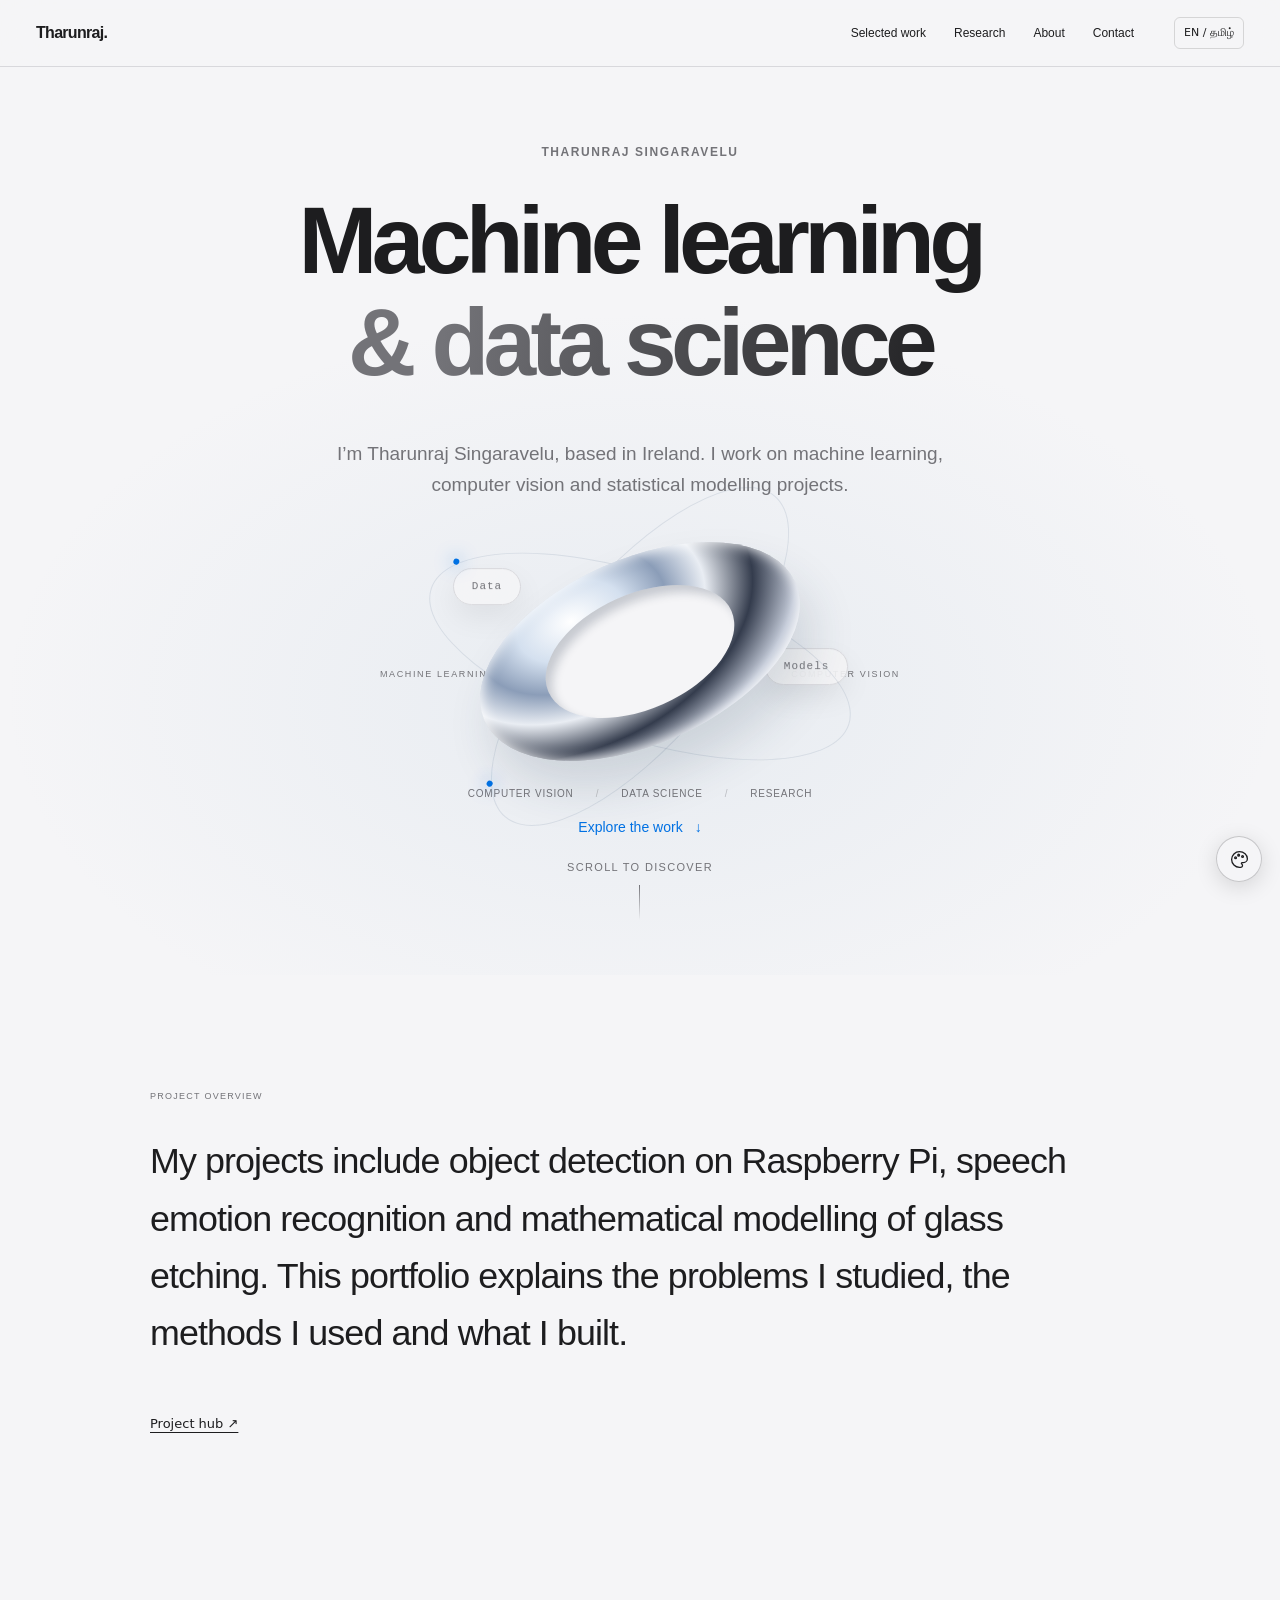
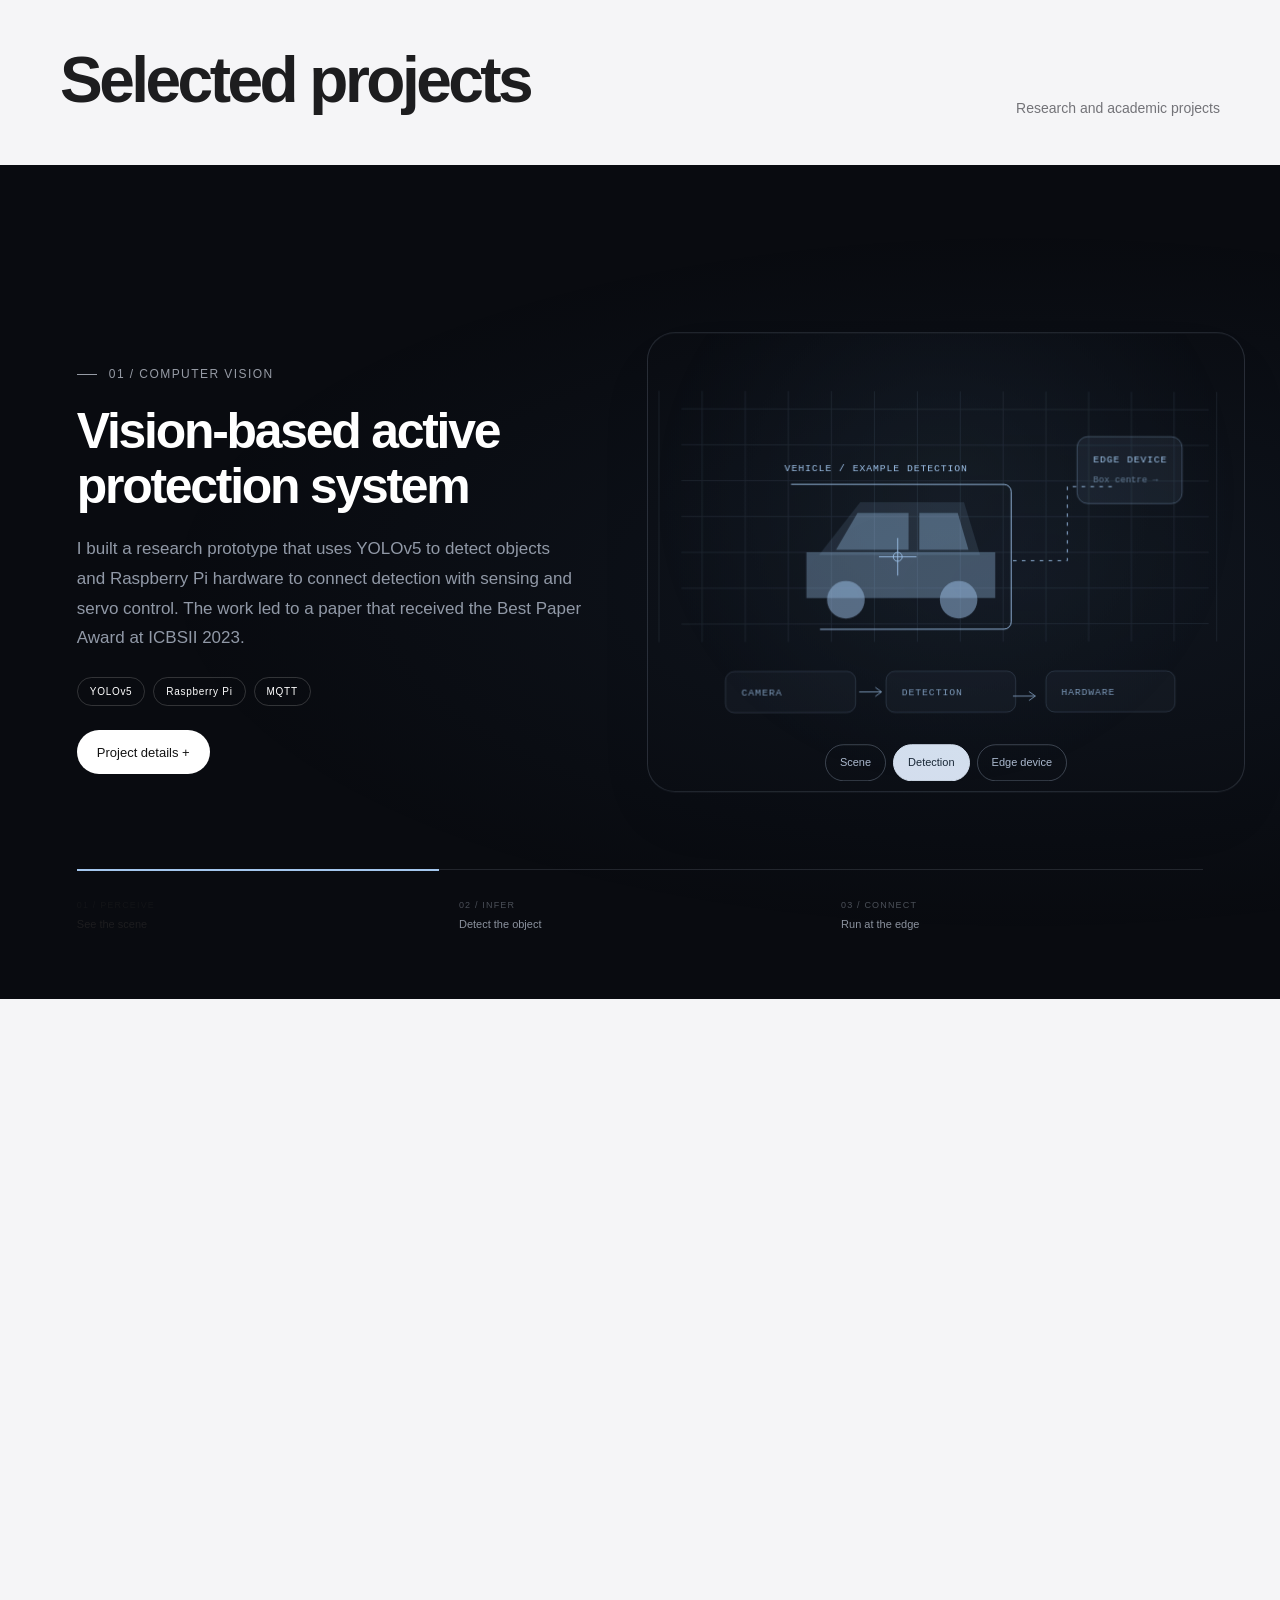
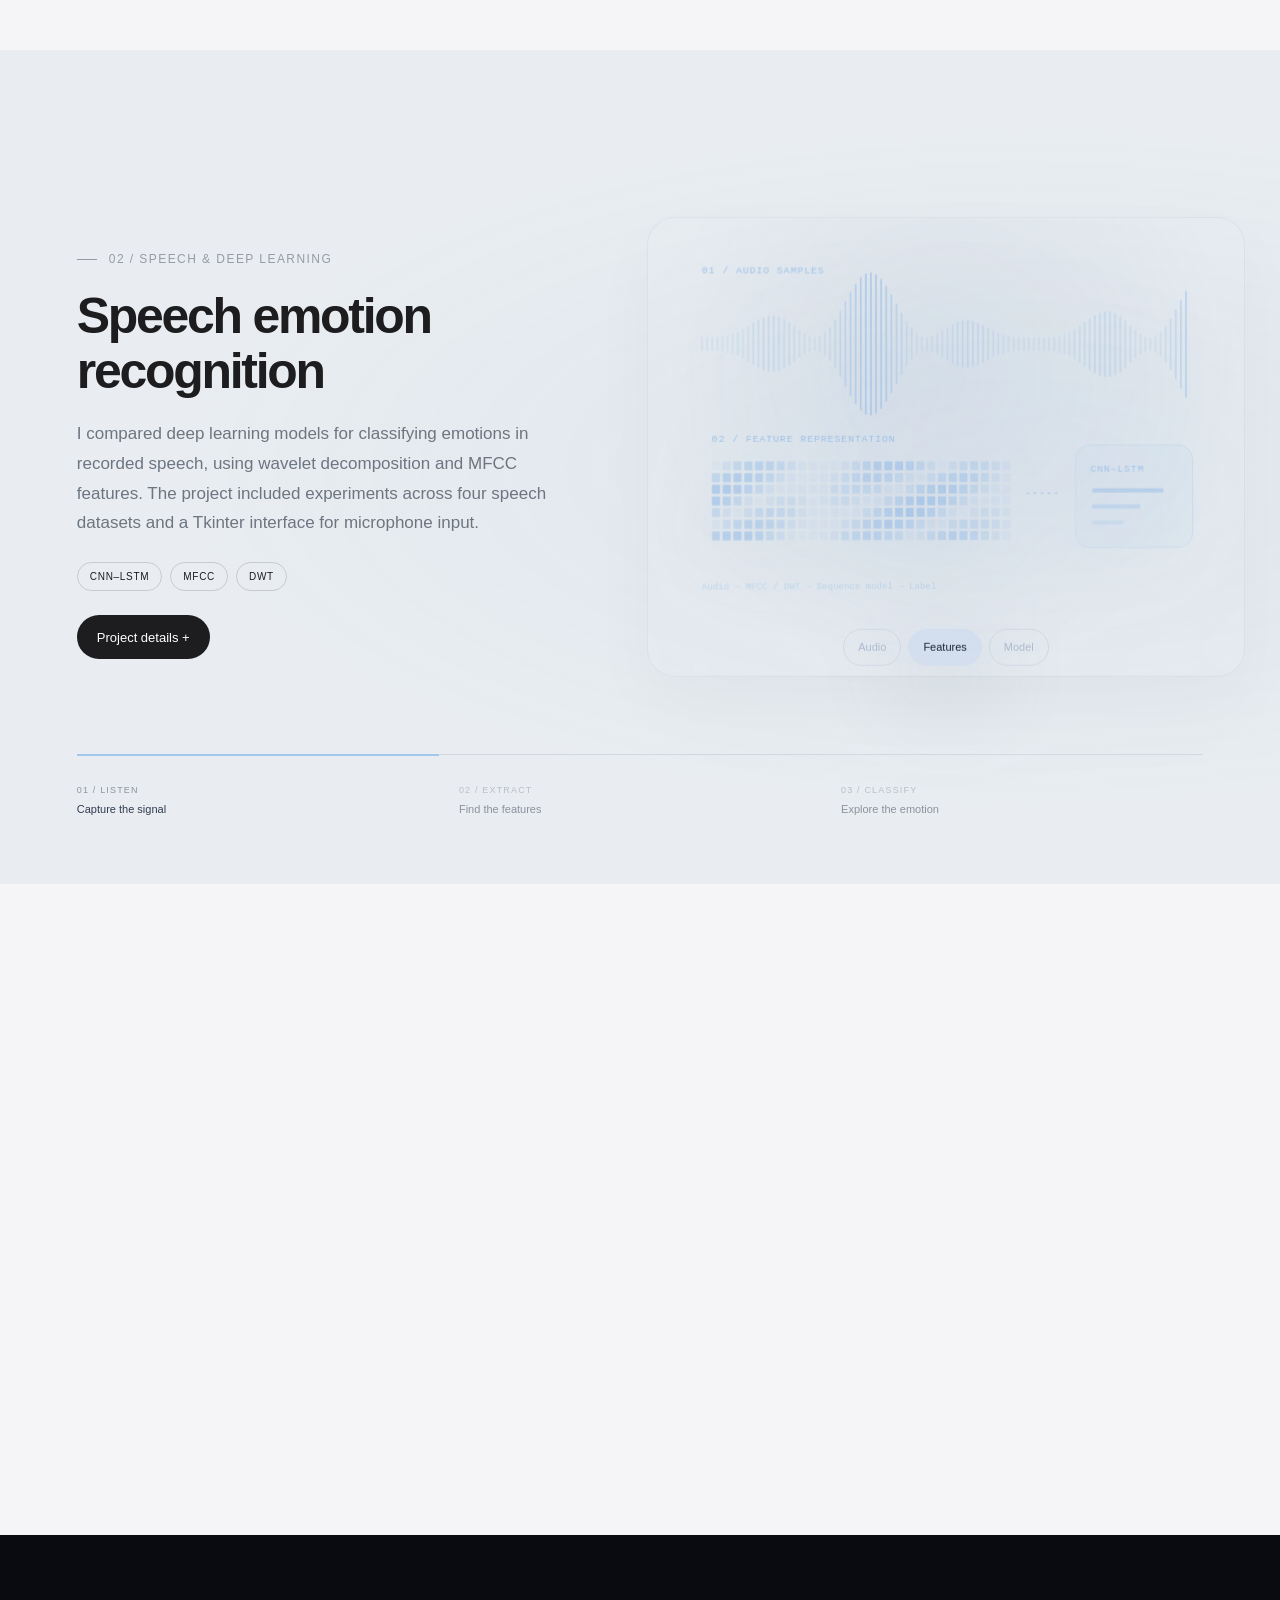
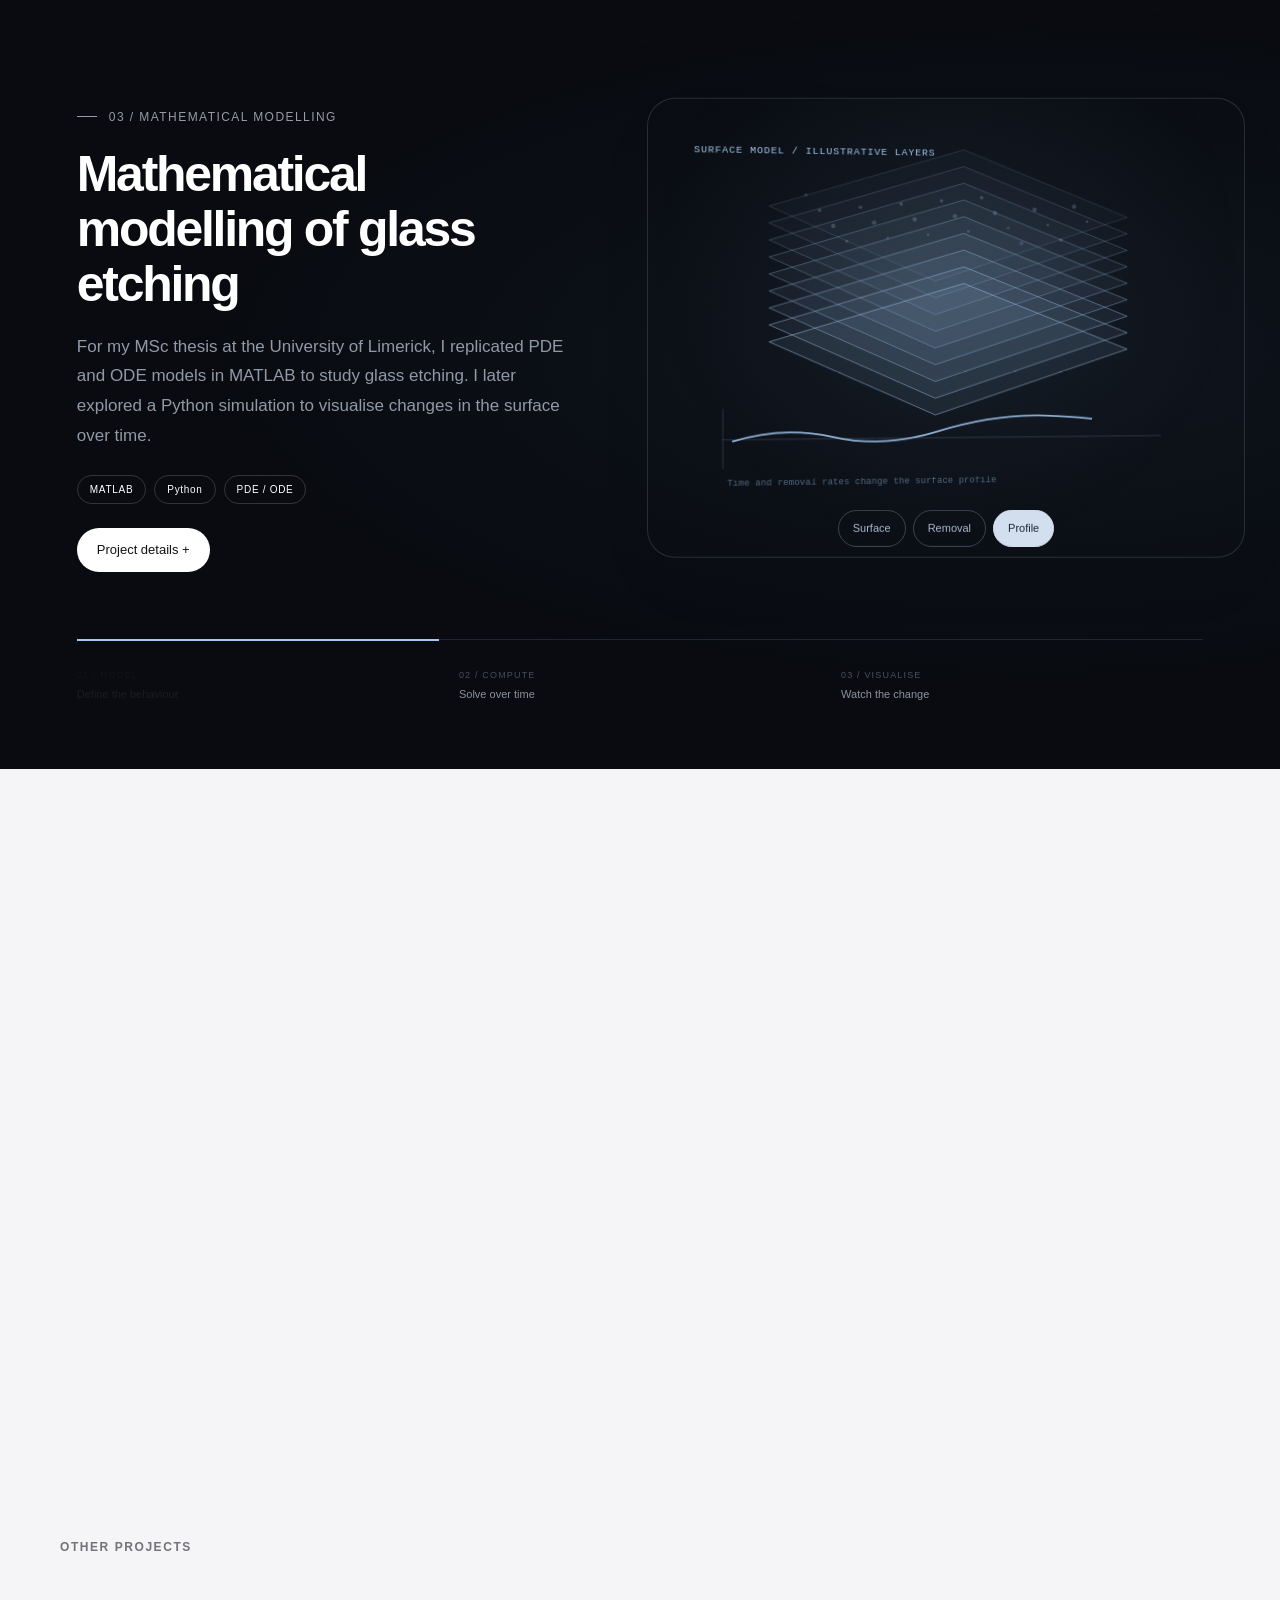
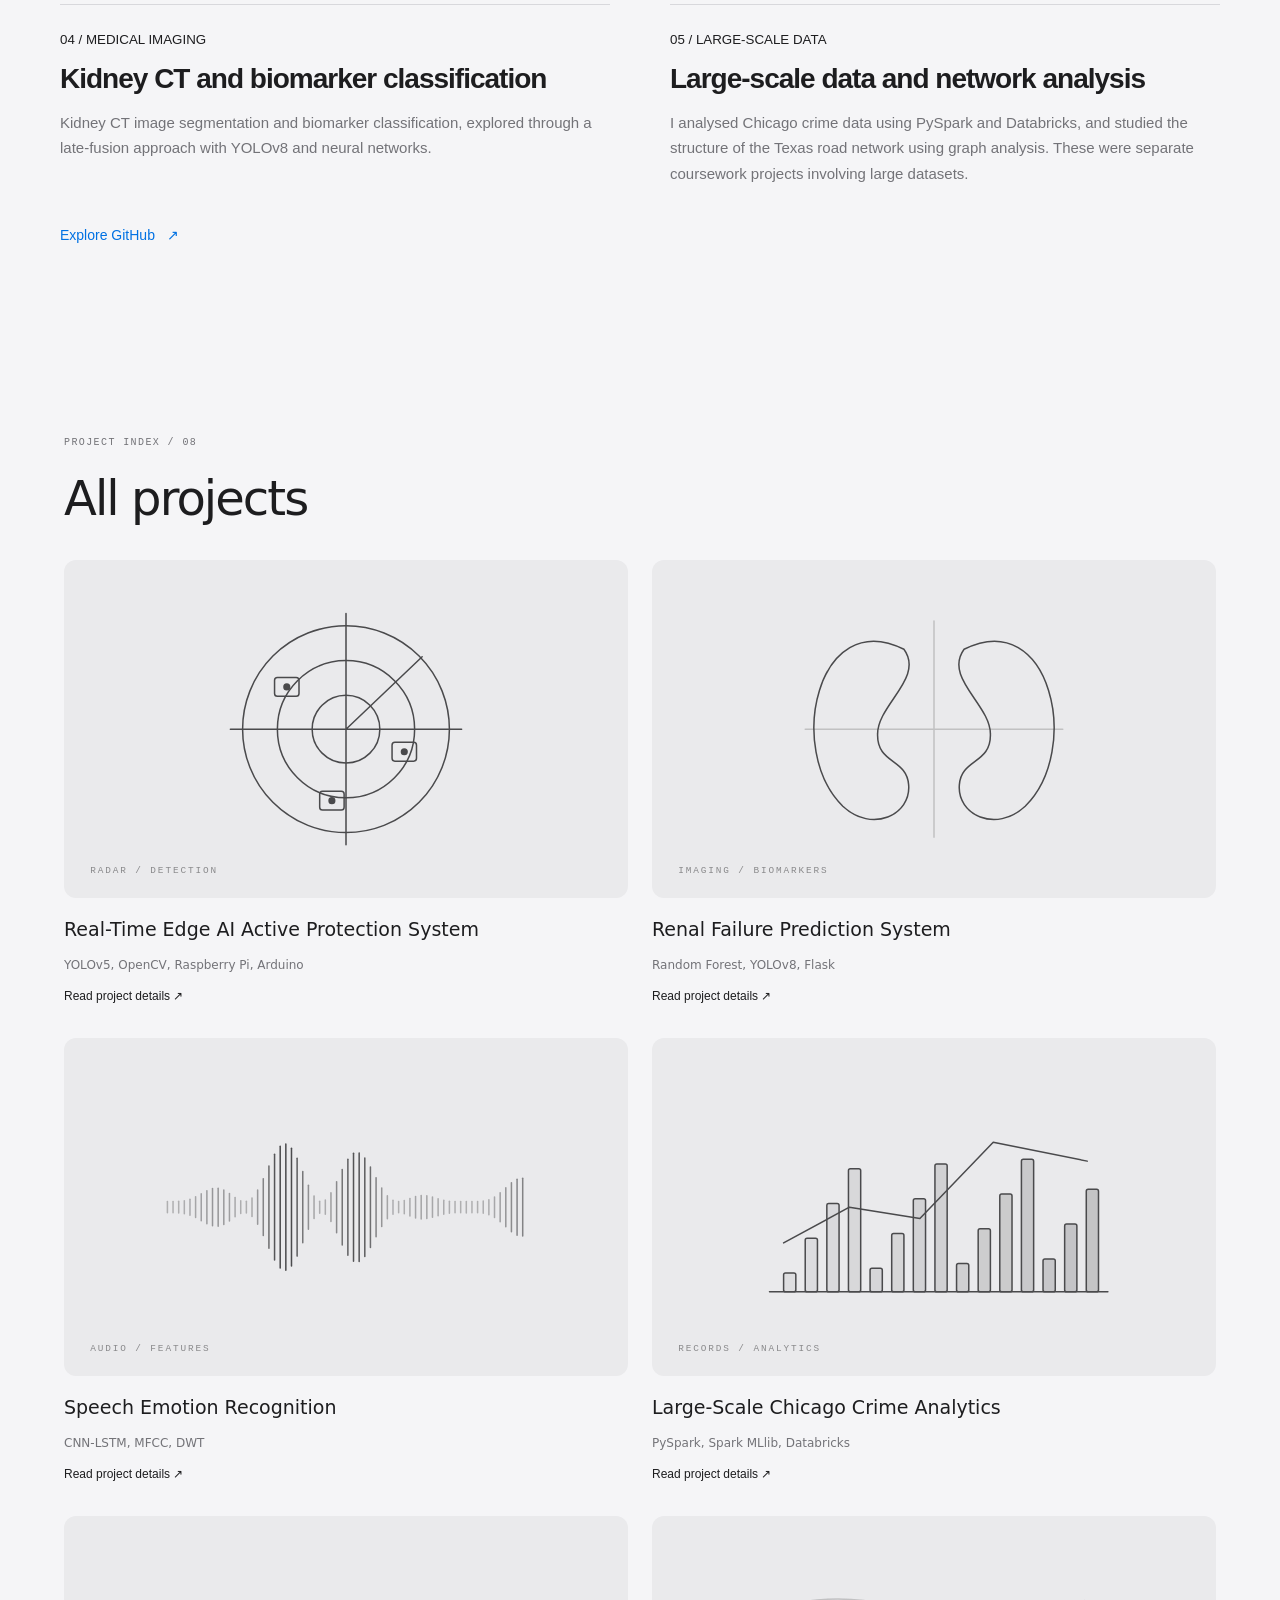
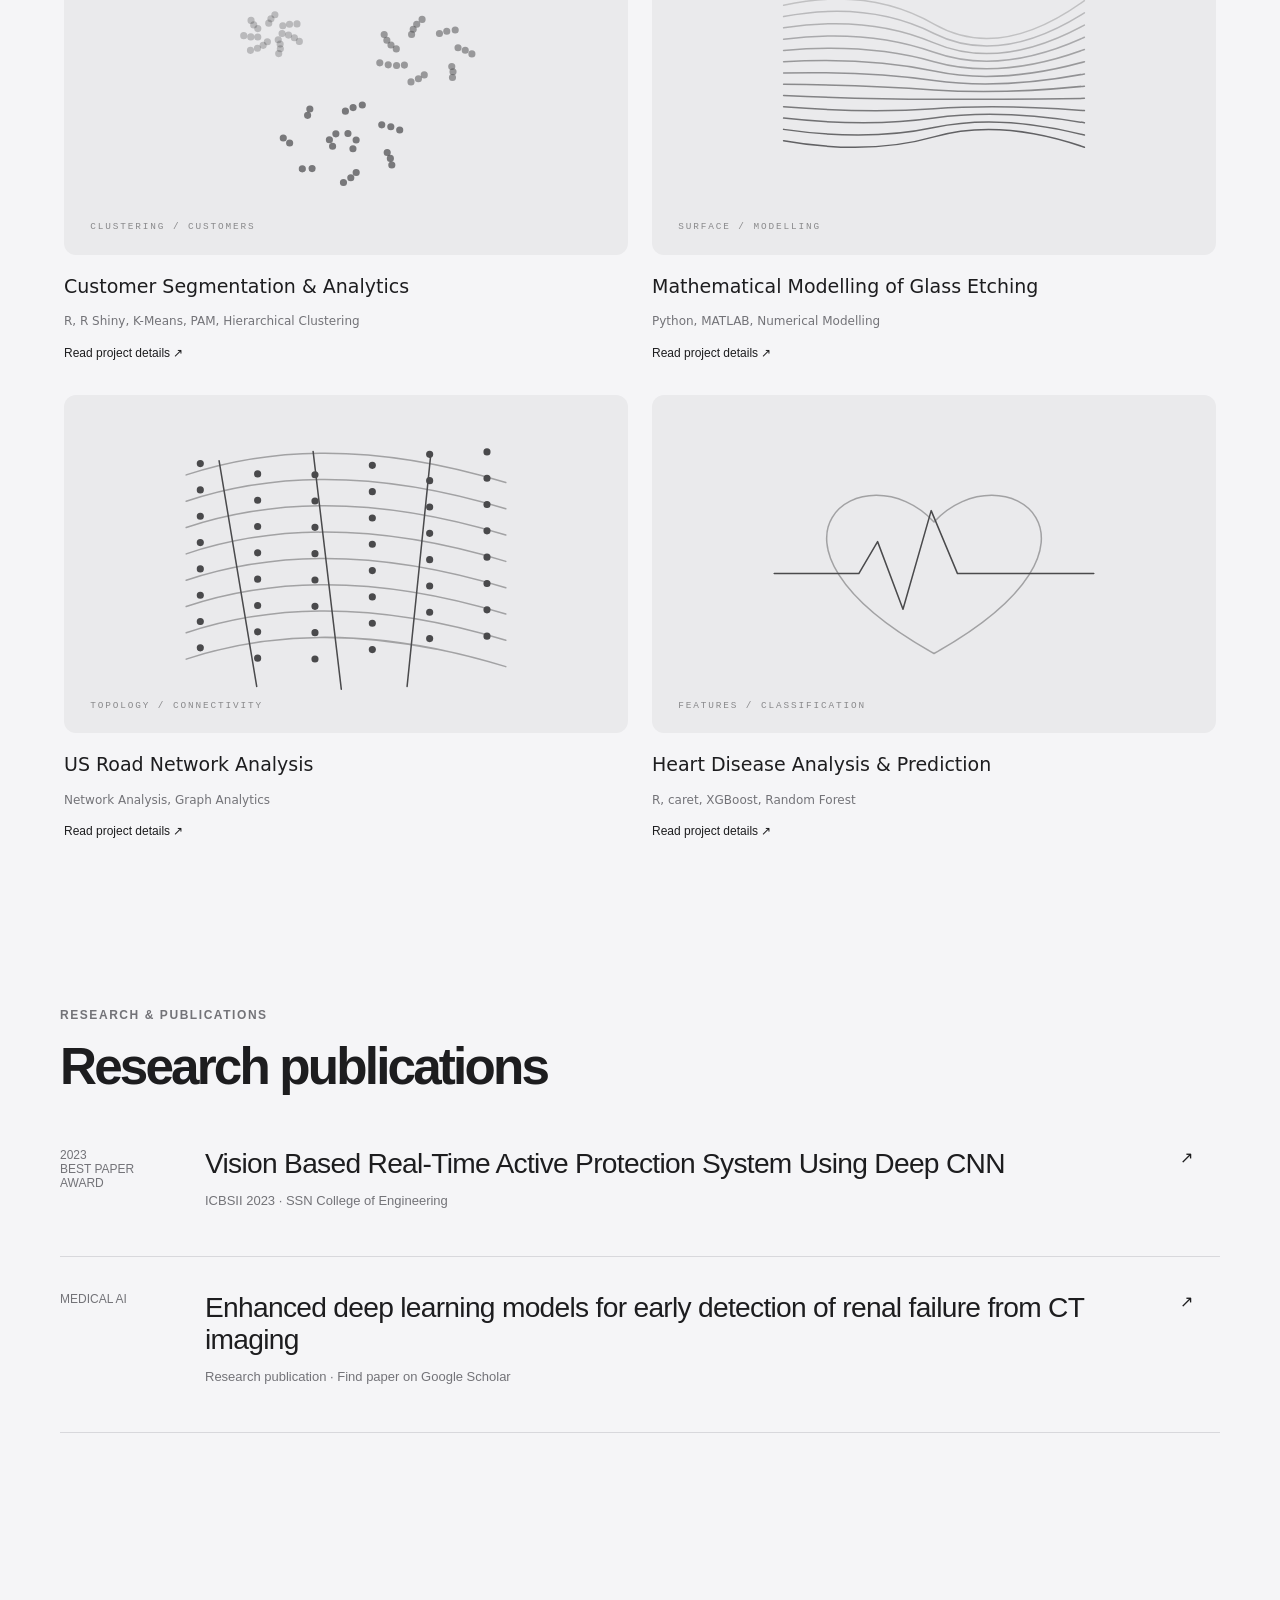
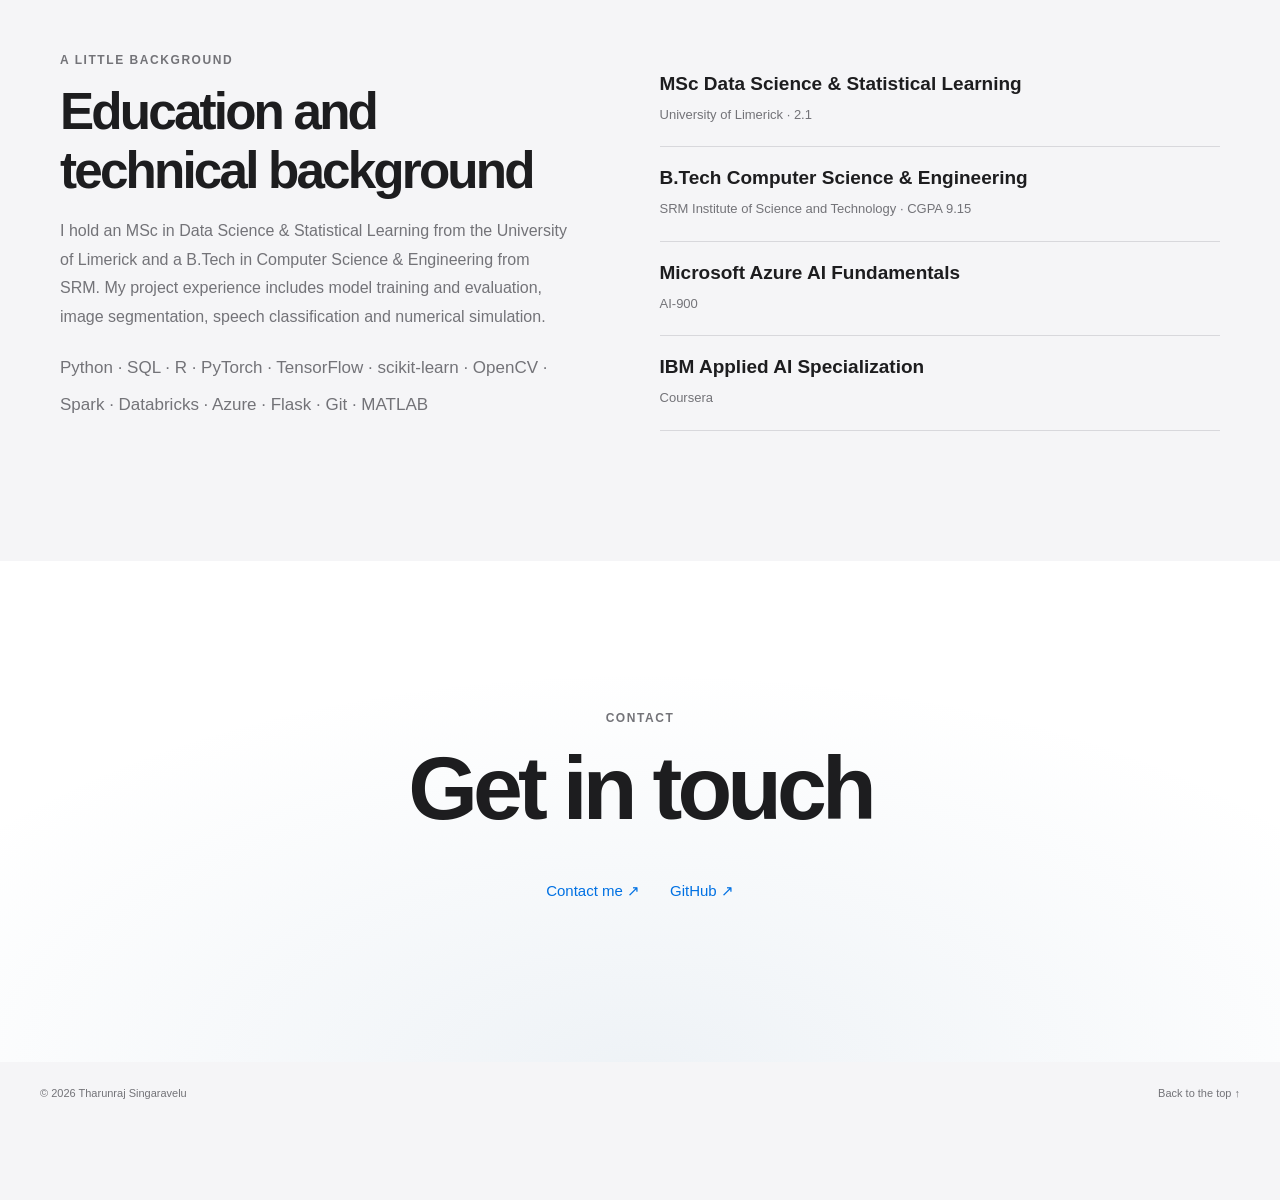
<file: motion.html>
<!doctype html><html lang="en"><head><meta charset="utf-8"><meta name="viewport" content="width=device-width,initial-scale=1"><meta name="description" content="Tharunraj Singaravelu — selected work in machine learning, computer vision, and data science."><title>Tharunraj — Selected work</title><style>
:root{--bg:#f5f5f7;--ink:#1d1d1f;--muted:#737378;--accent:#0071e3;--panel:#fff;--line:#d8d8dc;--nav:#f5f5f7cc}*{box-sizing:border-box}html{scroll-behavior:smooth;scroll-padding-top:76px}body{margin:0;background:var(--bg);color:var(--ink);font-family:Inter,-apple-system,BlinkMacSystemFont,"Segoe UI",sans-serif;transition:background .5s,color .5s}body[data-theme=midnight]{--bg:#08090b;--ink:#f5f5f7;--muted:#9999a1;--panel:#16171b;--line:#303137;--nav:#08090bcc;--accent:#85baff}body[data-theme=linen]{--bg:#f3eee7;--ink:#302b26;--muted:#84796f;--panel:#fffcf7;--line:#d9cfc4;--nav:#f3eee7cc;--accent:#a35d39}a{color:inherit;text-decoration:none}button{font:inherit;cursor:pointer}nav{position:fixed;top:0;left:0;width:100%;z-index:20;background:var(--nav);backdrop-filter:blur(24px);border-bottom:1px solid var(--line)}.nav{max-width:1320px;margin:auto;height:66px;display:flex;align-items:center;gap:28px;padding:0 36px}.brand{font-weight:650;letter-spacing:-.7px;margin-right:auto}.nav>a:not(.brand){font-size:12px}.controls{display:flex;align-items:center;gap:14px}.lang{border:0;background:none;color:var(--ink);font-size:12px;font-weight:650}.themes{display:flex;gap:7px}.swatch{width:13px;height:13px;border-radius:50%;border:1px solid #9996;padding:0;outline-offset:3px}.swatch[aria-pressed=true]{outline:1px solid var(--ink)}.progress{height:2px;background:var(--accent);width:0;position:absolute;bottom:-1px}.hero{min-height:100svh;padding:150px 24px 55px;text-align:center;display:flex;flex-direction:column;align-items:center;justify-content:center;overflow:hidden;position:relative}.eyebrow{font-size:12px;font-weight:600;letter-spacing:.13em;text-transform:uppercase;color:var(--muted)}h1{font-size:clamp(63px,10.3vw,156px);letter-spacing:-.075em;line-height:.92;font-weight:650;margin:30px 0 25px;position:relative;z-index:2}h1 span{display:block;color:var(--muted)}.hero-sub{font-size:clamp(16px,1.5vw,22px);color:var(--muted);line-height:1.5;max-width:560px;position:relative;z-index:2}.hero-art{height:190px;width:440px;max-width:85vw;position:relative;margin:10px 0 25px;perspective:800px}.orb{position:absolute;width:290px;height:160px;left:75px;top:10px;border-radius:50%;transform:rotate(-24deg);background:radial-gradient(ellipse at 35% 20%,#fff 0,#d4e0ef 18%,#8b9db8 32%,#e9edf3 45%,#343c4d 61%,#c4cbd9 76%,#fafcff 87%);box-shadow:0 30px 45px #2b3c5325,inset 0 0 14px #fff}.orb:after{content:'';position:absolute;inset:30px 60px;border-radius:50%;background:var(--bg);box-shadow:inset 3px 9px 10px #17253d35}.pill{font-size:14px;color:var(--accent);display:inline-flex;align-items:center;gap:12px}.scrollhint{margin-top:36px;color:var(--muted);font-size:11px;letter-spacing:.12em}.intro{max-width:1000px;margin:auto;padding:160px 40px}.statement{font-size:clamp(30px,4.7vw,65px);font-weight:600;letter-spacing:-.045em;line-height:1.15}.statement .soft{color:var(--muted)}.section-top{max-width:1240px;margin:auto;padding:70px 40px 35px;display:flex;align-items:end;justify-content:space-between}h2{font-size:clamp(40px,5vw,72px);line-height:1.05;letter-spacing:-.055em;margin:16px 0}.section-top p{font-size:14px;color:var(--muted)}.story{height:190vh;position:relative}.stage{position:sticky;top:66px;height:calc(100svh - 66px);min-height:580px;overflow:hidden;background:#090b10;color:white;display:grid;grid-template-columns:1fr 1.1fr;align-items:center;padding:6vw;gap:5vw}.story:nth-of-type(even) .stage{background:#e9edf1;color:#1d1d1f}.project-copy{max-width:540px;position:relative;z-index:3}.index{font-size:12px;color:#969ba5;letter-spacing:.12em}.project-copy h3{font-size:clamp(42px,5vw,82px);letter-spacing:-.06em;line-height:1.02;margin:20px 0}.project-copy p{font-size:clamp(16px,1.4vw,20px);line-height:1.6;color:#9199a7}.story:nth-of-type(even) p{color:#6c7580}.tags{display:flex;gap:8px;flex-wrap:wrap;margin:24px 0}.tags span{font-size:10px;letter-spacing:.07em;border:1px solid #8885;border-radius:30px;padding:8px 12px}.details{border:0;border-radius:30px;padding:13px 20px;background:#fff;color:#121212;font-size:13px}.story:nth-of-type(even) .details{background:#1d1d1f;color:white}.visual{height:460px;position:relative;transform:scale(var(--scale,1)) rotate(var(--rotate,0deg));will-change:transform}.vision{background:linear-gradient(#101620,#0b111a);border:1px solid #52607566;border-radius:25px;box-shadow:0 35px 100px #0007;overflow:hidden}.vision:before{content:'';position:absolute;inset:0;background:linear-gradient(transparent 97%,#7298c515 98%),linear-gradient(90deg,transparent 97%,#7298c515 98%);background-size:42px 42px;transform:perspective(400px) rotateX(30deg) scale(1.3)}.target{position:absolute;left:22%;top:29%;width:57%;height:42%;border:1px solid #9fc5a6;clip-path:polygon(0 0,20% 0,20% 2%,2% 2%,2% 20%,0 20%,0 0,100% 0,100% 100%,0 100%)}.truck{position:absolute;left:28%;top:43%;width:45%;height:20%;background:linear-gradient(135deg,#7d8795,#303b49);clip-path:polygon(0 15%,64% 15%,64% 0,83% 0,100% 40%,100% 85%,85% 85%,80% 100%,68% 100%,63% 85%,25% 85%,20% 100%,10% 100%,5% 85%,0 85%)}.viz-label{position:absolute;top:20px;left:24px;color:#b0bdcd;font-size:10px;letter-spacing:.13em}.detect-label{position:absolute;top:29%;left:22%;transform:translateY(-100%);background:#a5c8a9;color:#11221b;padding:5px 9px;font:10px monospace}.scan{position:absolute;width:100%;height:1px;top:50%;background:#addcb66b;box-shadow:0 0 30px 6px #7fc98915;animation:scan 6s linear infinite}.viz-bottom{position:absolute;bottom:22px;left:24px;right:24px;display:flex;justify-content:space-between;font:10px monospace;color:#818e9f}@keyframes scan{0%,100%{top:15%}50%{top:85%}}.audio{display:flex;align-items:center;justify-content:center;gap:5px;filter:drop-shadow(0 30px 40px #758aa440)}.audio i{display:block;width:7px;height:var(--h);border-radius:20px;background:linear-gradient(#8d9ab2,#464b63);animation:wave 2s ease-in-out infinite alternate;animation-delay:var(--d)}@keyframes wave{to{transform:scaleY(.48)}}.audio:before{content:'';position:absolute;width:340px;height:340px;border:1px solid #8c96a626;border-radius:50%;box-shadow:0 0 0 35px #8c96a60a,0 0 0 70px #8c96a606}.glass{display:flex;align-items:center;justify-content:center;perspective:600px}.glass i{position:absolute;width:280px;height:280px;border:1px solid #c8e1ff70;background:linear-gradient(135deg,#c9e3ff20,#648ee505);border-radius:36% 64% 57% 43%;transform:rotateX(55deg) rotateZ(calc(var(--i)*14deg)) translateZ(calc(var(--i)*12px));box-shadow:0 0 30px #a5d7ff12}.more{max-width:1240px;margin:auto;padding:120px 40px}.small-work{display:grid;grid-template-columns:1fr 1fr;gap:60px;margin-top:50px}.work-item{border-top:1px solid var(--line);padding:25px 0}.work-item h3{font-size:28px;letter-spacing:-1px;margin:15px 0}.work-item p{color:var(--muted);line-height:1.7;font-size:15px}.research{padding:100px 40px;max-width:1240px;margin:auto}.paper{display:grid;grid-template-columns:120px 1fr 40px;gap:25px;border-bottom:1px solid var(--line);padding:35px 0;align-items:start}.paper small{color:var(--muted);font-size:12px}.paper h3{font-size:clamp(21px,2.2vw,30px);letter-spacing:-.025em;margin:0 0 12px;font-weight:500}.paper p{color:var(--muted);font-size:13px}.about{padding:120px 40px;max-width:1240px;margin:auto;display:grid;grid-template-columns:1fr 1.1fr;gap:90px}.about p{line-height:1.8;color:var(--muted)}.edu{border-bottom:1px solid var(--line);padding:20px 0}.edu h3{font-size:19px;margin:0 0 8px}.edu p{font-size:13px;margin:0}.skill-list{font-size:17px!important;line-height:2.2!important}.contact{text-align:center;padding:150px 24px;background:var(--panel)}.contact h2{font-size:clamp(52px,8vw,110px)}.contact .links{display:flex;justify-content:center;gap:30px;margin-top:35px;color:var(--accent);font-size:15px}footer{padding:25px 40px;font-size:11px;color:var(--muted);display:flex;justify-content:space-between}.reveal{opacity:0;transform:translateY(40px);transition:opacity 1s,transform 1s}.reveal.visible{opacity:1;transform:none}dialog{max-width:650px;width:calc(100% - 32px);border:1px solid var(--line);background:var(--panel);color:var(--ink);border-radius:25px;padding:40px}dialog::backdrop{background:#0008;backdrop-filter:blur(15px)}dialog p{line-height:1.8;color:var(--muted)}dialog h2{font-size:36px}.close{float:right;border:0;background:var(--bg);color:var(--ink);border-radius:50%;width:32px;height:32px}.language-flash{position:fixed;inset:0;background:var(--panel);z-index:50;pointer-events:none;animation:flash .5s ease-out forwards}@keyframes flash{from{clip-path:circle(0 at 85% 30px)}to{clip-path:circle(150% at 85% 30px);opacity:0}}@media(min-width:1600px){.stage{padding-left:calc((100vw - 1400px)/2);padding-right:calc((100vw - 1400px)/2)}}@media(max-width:700px){.nav{padding:0 20px;gap:18px}.nav>a:not(.brand){display:none}.hero{padding-top:120px}h1{font-size:70px}.hero-art{height:150px;transform:scale(.8)}.hero-sub{max-width:300px}.intro{padding:100px 25px}.section-top{padding:30px 25px}.section-top p{display:none}.story{height:160vh}.stage{padding:45px 25px 20px;grid-template-columns:1fr;gap:15px;align-content:center;min-height:650px}.project-copy h3{font-size:42px;margin:12px 0}.project-copy p{font-size:14px;margin:0}.tags{margin:15px 0}.visual{height:260px;width:100%;max-width:440px;margin:auto}.audio{gap:3px}.audio i{width:5px;max-height:150px}.audio:before{width:190px;height:190px}.glass i{width:220px;height:220px}.more,.research{padding:80px 25px}.small-work{grid-template-columns:1fr;gap:10px}.paper{grid-template-columns:1fr 25px;gap:10px}.paper>small{grid-column:1/-1}.about{padding:60px 25px;grid-template-columns:1fr;gap:30px}.contact{padding:100px 20px}.contact .links{gap:20px}footer{padding:25px;gap:15px}.hero h1:lang(ta){font-size:49px}body:lang(ta) h2,body:lang(ta) h3{line-height:1.35;letter-spacing:-.03em}}@media(prefers-reduced-motion:reduce){html{scroll-behavior:auto}*,*:before,*:after{animation:none!important;transition:none!important}.reveal{opacity:1;transform:none}.visual{transform:none!important}.story{height:auto}.stage{position:relative;top:0}}

/* Motion edition: composition, chapter navigation, and Tamil typography. */
html{scrollbar-color:var(--muted) var(--bg)}body{overflow-x:clip}button,a{-webkit-tap-highlight-color:transparent}button:focus-visible,a:focus-visible{outline:2px solid var(--accent);outline-offset:5px}.swatch{position:relative}.swatch:before{content:"";position:absolute;inset:-9px}.lang{min-height:44px;white-space:nowrap}.hero{isolation:isolate;padding-top:145px}.hero:before{content:"";position:absolute;inset:12% -25% -20%;z-index:-1;background:radial-gradient(ellipse at 50% 55%,#9ab7d026,transparent 47%);pointer-events:none}.hero h1{font-size:clamp(65px,9.4vw,148px);max-width:1200px}.hero h1 span{background:linear-gradient(100deg,var(--muted) 10%,var(--ink) 45%,var(--muted) 80%);background-size:220%;background-clip:text;-webkit-text-fill-color:transparent;animation:shimmer 12s ease-in-out infinite alternate}.hero-art{width:520px;height:235px;margin:10px 0 12px;transform:none;--spin:0deg}.orb{left:calc(50% - 170px);top:30px;width:340px;height:185px;transform:rotate(calc(-24deg + var(--spin)));transition:filter .6s;z-index:2}.orb:after{inset:35px 70px}.orbit-line{position:absolute;left:calc(50% - 220px);top:45px;width:440px;height:165px;border:1px solid #9aaabd45;border-radius:50%;transform:rotate(calc(18deg - var(--spin)));z-index:1}.orbit-line.second{transform:rotate(calc(-50deg + var(--spin)));width:420px;left:calc(50% - 210px)}.orbit-line:after{content:"";position:absolute;width:6px;height:6px;border-radius:50%;background:var(--accent);top:45px;left:12px;box-shadow:0 0 18px var(--accent)}.hero-caption{position:absolute;font-size:9px;color:var(--muted);letter-spacing:.18em;top:140px}.hero-caption.left{left:0}.hero-caption.right{right:0}.hero-roles{display:flex;gap:22px;color:var(--muted);font-size:10px;letter-spacing:.08em;margin:12px 0 20px}.hero-roles span+span:before{content:"/";margin-right:22px;opacity:.4}.scrollhint{margin-top:26px;display:flex;flex-direction:column;align-items:center;gap:12px}.scrollhint:after{content:"";width:1px;height:35px;background:linear-gradient(var(--muted),transparent)}@keyframes shimmer{to{background-position:100%}}.intro{position:relative}.intro:before{content:"PROJECT OVERVIEW";font-size:9px;letter-spacing:.14em;color:var(--muted)}.statement{margin-top:30px}.chapter-dock{position:fixed;bottom:24px;left:50%;transform:translate(-50%,20px);display:flex;align-items:center;gap:5px;padding:7px;border-radius:50px;background:#24262de0;color:white;box-shadow:0 8px 40px #0002;backdrop-filter:blur(25px);z-index:15;opacity:0;visibility:hidden;transition:opacity .3s,transform .3s,visibility .3s;max-width:calc(100vw - 24px)}.chapter-dock.is-visible{opacity:1;visibility:visible;transform:translate(-50%,0)}.chapter-dock a{padding:11px 17px;border-radius:30px;font-size:11px;white-space:nowrap;transition:background .3s}.chapter-dock a[aria-current=true]{background:#fff;color:#18191c}.chapter-dock .dock-no{font-size:9px;opacity:.55;margin-right:5px}.story{height:210vh}.stage{padding-bottom:110px}.stage:after{content:"";position:absolute;inset:0;pointer-events:none;background:radial-gradient(ellipse at 80% 50%,#6b9dd512,transparent 60%)}.project-copy{min-width:0}.project-copy h3{transition:transform .2s}.chapter-process{position:absolute;bottom:65px;left:6vw;right:6vw;display:flex;gap:20px;z-index:4;border-top:1px solid #828b9c35;padding-top:20px}.chapter-process span{flex:1;font-size:11px;color:#8b929e;position:relative;padding-top:8px;line-height:1.6}.chapter-process span:before{content:"";position:absolute;top:-21px;left:0;width:0;height:2px;background:#a4c7ee;transition:width .5s}.chapter-process span.active{color:#e7edf5}.chapter-process span.active:before{width:100%}.story:nth-of-type(even) .chapter-process span.active{color:#313b50}.chapter-process b{display:block;font-size:9px;letter-spacing:.13em;font-weight:500;opacity:.5;margin-bottom:4px}.visual{--pointer-x:0deg;--pointer-y:0deg;transform:perspective(1000px) scale(var(--scale,1)) rotate(var(--rotate,0deg)) rotateX(var(--pointer-y)) rotateY(var(--pointer-x));transition:filter .4s}.vision{border-radius:22px;box-shadow:0 30px 100px #0007,inset 0 0 45px #8599ba0d}.vision:after{content:"";position:absolute;width:220px;height:220px;left:calc(50% - 110px);top:calc(50% - 110px);border:1px solid #99b7d41c;border-radius:50%;box-shadow:0 0 0 40px #a4bdcf08,0 0 0 80px #a4bdcf04;pointer-events:none}.reticle{position:absolute;inset:14px;border:1px solid #748aa61b;border-radius:12px}.reticle:before,.reticle:after{content:"+";position:absolute;font:15px monospace;color:#a4bacf66;top:8px}.reticle:before{left:8px}.reticle:after{right:8px}.vision .truck{filter:drop-shadow(0 15px 10px #0008)}.audio{gap:5px;isolation:isolate}.audio:after{content:"";position:absolute;width:310px;height:310px;background:radial-gradient(ellipse,#b8c2dc44,transparent 66%);z-index:-1;border-radius:50%;animation:breathe 5s ease-in-out infinite alternate}.audio i{background:linear-gradient(#becadd,#566581 50%,#96a7c1);width:6px}.glass{transform-style:preserve-3d}.glass i{border-radius:30%;background:linear-gradient(135deg,#d8ebff22,#6f9adc08);box-shadow:0 0 40px #9ac5ff09;transform:rotateX(58deg) rotateZ(calc(var(--i)*12deg + var(--surface-turn,0deg))) translateZ(calc(var(--i)*15px))}.visual-caption{position:absolute;bottom:-35px;left:0;right:0;text-align:center;font-size:9px;letter-spacing:.1em;color:#8e96a4;transform:none}.signal-points{position:absolute;inset:0;pointer-events:none;z-index:-1}.signal-points i{position:absolute;width:3px;height:3px;background:#c4d5eb;border-radius:50%;left:var(--x);top:var(--y);opacity:.4;animation:breathe 3s infinite alternate;animation-delay:var(--d)}@keyframes breathe{to{opacity:.15;transform:scale(.8)}}.project-copy .index{display:flex;align-items:center;gap:12px}.project-copy .index:before{content:"";width:20px;height:1px;background:currentColor}.details{transition:transform .2s,box-shadow .2s;min-height:44px}.details:hover{transform:translateY(-3px);box-shadow:0 6px 22px #8196b329}.work-item{transition:border-color .4s}.work-item:hover{border-color:var(--accent)}.contact{position:relative;overflow:hidden}.contact:before{content:"";position:absolute;inset:15% -20% -90%;background:radial-gradient(ellipse,#8daac426,transparent 65%);pointer-events:none}.contact>*{position:relative}.contact .links a{padding:12px 0}.paper:hover h3{color:var(--accent)}.paper>span{transition:transform .2s}.paper:hover>span{transform:translate(3px,-3px)}
html:lang(ta) body{font-family:"Noto Sans Tamil","Tamil Sangam MN",Latha,system-ui,sans-serif}html:lang(ta) h1,html:lang(ta) h2,html:lang(ta) h3,html:lang(ta) .statement{letter-spacing:0;line-height:1.5;overflow-wrap:anywhere}html:lang(ta) h1{font-size:clamp(42px,6.5vw,96px);line-height:1.45;margin:18px 0}html:lang(ta) .hero-sub{line-height:1.9}html:lang(ta) .eyebrow{letter-spacing:0;line-height:1.8}html:lang(ta) .statement{font-size:clamp(27px,3.8vw,50px)}html:lang(ta) .project-copy h3{font-size:clamp(32px,3.5vw,54px);line-height:1.55}html:lang(ta) .project-copy p{line-height:1.95;font-size:16px}html:lang(ta) .section-top h2,html:lang(ta) .about h2,html:lang(ta) .research h2{font-size:clamp(30px,3.8vw,54px)}html:lang(ta) .contact h2{font-size:clamp(36px,5.8vw,78px)}html:lang(ta) .chapter-dock a{font-size:11px}html:lang(ta) .hero-caption{font-family:system-ui,sans-serif}html:lang(ta) .intro:before{content:"திட்டங்களின் அறிமுகம்";letter-spacing:0}html:lang(ta) .small-work h3{font-size:25px;line-height:1.6}html:lang(ta) dialog h2{font-size:27px;line-height:1.6}html:lang(ta) dialog p{line-height:2}
@media(min-width:1600px){.chapter-process{left:calc((100vw - 1400px)/2);right:calc((100vw - 1400px)/2)}}
@media(max-width:1000px) and (min-width:701px){.stage{gap:30px;padding-left:35px;padding-right:35px}.visual{height:350px}.audio{gap:3px}.audio i{width:4px}.chapter-process{left:35px;right:35px}html:lang(ta) .project-copy p{font-size:14px}.nav{gap:20px}}
@media(max-width:700px){html{scroll-padding-top:78px}.nav{height:64px;padding:0 18px;gap:8px}.brand{font-size:16px}.controls{gap:15px}.themes{gap:12px}.swatch{width:12px;height:12px}.lang{font-size:12px;min-width:53px;padding:0 2px}.hero{min-height:100svh;padding:115px 20px 45px;justify-content:center}.hero h1{font-size:clamp(46px,11.8vw,79px);letter-spacing:-.065em;line-height:1.02;margin:25px 0 20px;width:100%}.hero-sub{font-size:16px;max-width:340px}.hero-art{width:100%;max-width:380px;height:220px;margin:0}.orb{width:280px;height:155px;left:calc(50% - 140px);top:35px}.orb:after{inset:28px 57px}.orbit-line{width:340px;height:145px;left:calc(50% - 170px);top:40px}.orbit-line.second{width:325px;left:calc(50% - 162.5px)}.hero-caption{font-size:7px;top:185px}.hero-caption.left{left:10px}.hero-caption.right{right:10px}.hero-roles{gap:10px;font-size:8px;margin:4px 0 18px;letter-spacing:.02em}.hero-roles span+span:before{margin-right:10px}.scrollhint{font-size:9px;margin-top:24px}.intro{padding:95px 24px 70px}.intro:before{font-size:8px;letter-spacing:.08em}.statement{font-size:32px}.section-top{padding:20px 24px 32px}.section-top h2{font-size:42px}.story{height:auto;margin:0 10px 14px;scroll-margin-top:78px}.stage{position:relative;top:auto;height:auto;min-height:0;display:flex;flex-direction:column;align-items:stretch;justify-content:flex-start;padding:40px 22px 28px;border-radius:25px;gap:28px;overflow:hidden}.project-copy{max-width:none}.project-copy h3{font-size:44px;line-height:1.05;margin:20px 0}.project-copy p{font-size:15px;line-height:1.7}.project-copy .index{font-size:9px;letter-spacing:.1em}.tags{margin:20px 0}.tags span{font-size:9px;padding:7px 10px}.details{font-size:12px}.visual{height:270px;max-width:none;flex:none;transform:scale(var(--scale,1));margin:0 0 15px}.visual-caption{bottom:-22px;font-size:7px}.audio i{width:4px;max-height:180px}.audio:before{width:190px;height:190px}.chapter-process{position:relative;left:auto;right:auto;bottom:auto;gap:10px;flex-wrap:nowrap;margin:8px 0 0;padding-top:14px}.chapter-process span{font-size:9px;padding-top:3px}.chapter-process span:before{top:-15px}.chapter-process b{font-size:8px;letter-spacing:.03em}.chapter-dock{bottom:16px;padding:5px;gap:2px}.chapter-dock a{padding:10px 12px;font-size:10px}.chapter-dock .dock-no{display:none}.more,.research{padding:75px 24px}.about{padding:65px 24px 90px}.paper{padding:26px 0}.paper h3{font-size:22px;line-height:1.35;overflow-wrap:anywhere}.paper small{line-height:1.6}.contact{padding:90px 24px}.contact h2{font-size:55px}.contact .links{font-size:14px}dialog{padding:28px 24px;max-height:calc(100dvh - 40px);overflow-y:auto}dialog h2{font-size:30px;line-height:1.2}footer{padding-bottom:90px;font-size:10px}html:lang(ta) .hero h1{font-size:clamp(26px,7.1vw,44px);line-height:1.65;letter-spacing:0;margin:18px 0 10px}html:lang(ta) .hero h1 span{font-size:1.16em}html:lang(ta) .hero-sub{font-size:14px;line-height:1.95;max-width:330px}html:lang(ta) .hero .eyebrow{font-size:11px}html:lang(ta) .hero-roles{font-size:8px}html:lang(ta) .hero-art{height:205px}html:lang(ta) .hero .pill{font-size:12px}html:lang(ta) .scrollhint{font-size:8px;letter-spacing:0}html:lang(ta) .statement{font-size:clamp(23px,6vw,33px);line-height:1.8}html:lang(ta) .section-top h2{font-size:29px;line-height:1.65;margin:12px 0;max-width:100%}html:lang(ta) .project-copy h3{font-size:clamp(25px,6.7vw,37px);line-height:1.7;margin:16px 0}html:lang(ta) .project-copy p{font-size:14px;line-height:2}html:lang(ta) .chapter-process span{font-size:9px;line-height:1.8;overflow-wrap:anywhere}html:lang(ta) .chapter-dock a{font-size:10px;padding:10px}html:lang(ta) .research h2,html:lang(ta) .about h2{font-size:29px;line-height:1.7}html:lang(ta) .small-work h3{font-size:23px;line-height:1.65}html:lang(ta) .small-work p,html:lang(ta) .about p{font-size:14px;line-height:2}html:lang(ta) .contact h2{font-size:clamp(28px,7.5vw,40px);line-height:1.75}html:lang(ta) .contact .eyebrow{font-size:11px}html:lang(ta) .contact .links{font-size:12px}html:lang(ta) .edu h3{font-family:system-ui,sans-serif;line-height:1.4;letter-spacing:-.02em;font-size:19px}html:lang(ta) .paper h3{font-family:system-ui,sans-serif;letter-spacing:-.02em;line-height:1.4}.skill-list{font-family:system-ui,sans-serif!important}html:lang(ta) .brand{font-family:system-ui,sans-serif}html:lang(ta) .tags,html:lang(ta) .index{font-family:system-ui,sans-serif}}
@media(max-width:360px){.nav{padding:0 14px}.controls{gap:10px}.themes{gap:10px}.stage{padding:32px 18px 24px}.hero{padding-left:18px;padding-right:18px}.orbit-line{width:290px;left:calc(50% - 145px)}.orbit-line.second{width:280px;left:calc(50% - 140px)}.orb{width:250px;left:calc(50% - 125px);height:145px}.orb:after{inset:28px 52px}.chapter-dock a{padding:10px 9px}html:lang(ta) .hero h1{font-size:24px}html:lang(ta) .chapter-dock a{font-size:9px}}
@media(prefers-reduced-motion:reduce){.visual{transform:none!important}.hero h1 span{background:none;-webkit-text-fill-color:var(--muted)}.story{height:auto}.stage{position:relative;top:auto;height:auto;min-height:700px}.chapter-dock{transition:none}.orb{transform:rotate(-24deg)!important}}
html:lang(ta) h1,html:lang(ta) h2,html:lang(ta) h3,html:lang(ta) .statement{overflow-wrap:normal;word-break:normal} .project-copy .index{flex-wrap:wrap;line-height:1.7}.project-copy .index:before{flex-shrink:0}@media(max-width:700px){html:lang(ta) .project-copy h3{font-size:clamp(23px,6.2vw,34px)}.vision .viz-label{font-size:8px;letter-spacing:.07em}.viz-bottom{font-size:8px;gap:15px;line-height:1.5}.chapter-process{padding-bottom:10px}}@media(min-width:701px) and (max-height:850px){html:lang(ta) .project-copy h3{font-size:34px;margin:14px 0}html:lang(ta) .project-copy p{font-size:14px;line-height:1.8}html:lang(ta) .stage{padding-top:35px}html:lang(ta) .visual{height:340px}}

/* Grounded editorial copy: normal paragraph flow and descriptive titles. */
.hero h1{font-size:clamp(49px,7.4vw,110px);letter-spacing:-.06em;line-height:1.08}.hero-sub{max-width:660px;font-size:19px;line-height:1.65}.intro{max-width:1060px;padding-top:110px;padding-bottom:110px}.statement{font-size:clamp(24px,2.8vw,38px);font-weight:450;line-height:1.6;letter-spacing:-.025em}.project-copy h3{font-size:clamp(36px,3.9vw,60px);line-height:1.1;letter-spacing:-.045em}.project-copy p{font-size:17px;line-height:1.75}.research h2,.about h2{font-size:clamp(36px,4vw,58px);line-height:1.15}.contact h2{font-size:clamp(50px,7vw,90px)}html:lang(ta) .hero h1{font-size:clamp(30px,4.8vw,67px);line-height:1.6}html:lang(ta) .statement{font-size:clamp(22px,2.5vw,32px);line-height:1.95;font-weight:400}html:lang(ta) .project-copy h3{font-size:clamp(27px,2.7vw,40px);line-height:1.65}html:lang(ta) .project-copy p{font-size:15px;line-height:1.95}html:lang(ta) .research h2,html:lang(ta) .about h2{font-size:clamp(28px,3vw,42px);line-height:1.65}
@media(max-width:700px){.hero h1{font-size:clamp(38px,9.2vw,62px);line-height:1.15;letter-spacing:-.05em}.hero-sub{font-size:15px;line-height:1.8}.intro{padding:75px 24px}.statement{font-size:24px;line-height:1.7}.project-copy h3{font-size:34px;line-height:1.2}.project-copy p{font-size:15px;line-height:1.8}.about h2,.research h2{font-size:35px;line-height:1.2}.contact h2{font-size:48px}html:lang(ta) .hero h1{font-size:clamp(23px,6.1vw,34px);line-height:1.85}html:lang(ta) .hero h1 span{font-size:1em}html:lang(ta) .hero-sub{font-size:13px;line-height:2}html:lang(ta) .statement{font-size:19px;line-height:2.05}html:lang(ta) .project-copy h3{font-size:clamp(22px,5.7vw,30px);line-height:1.75}html:lang(ta) .project-copy p{font-size:14px;line-height:2}html:lang(ta) .about h2,html:lang(ta) .research h2{font-size:26px;line-height:1.75}html:lang(ta) .small-work h3{font-size:22px;line-height:1.8}}
@media(min-width:701px) and (max-height:850px){.project-copy h3{font-size:40px}.project-copy p{font-size:15px}html:lang(ta) .project-copy h3{font-size:29px}html:lang(ta) .project-copy p{font-size:14px}}
@media(max-width:700px){html:lang(ta) .contact h2{font-size:clamp(24px,6vw,34px);line-height:1.8}} </style><link rel="stylesheet" href="assets/css/shared.css?v=1"><link rel="stylesheet" href="assets/css/motion-scenes.css?v=1"></head><body><nav><div class="nav"><a class="brand" href="#">Tharunraj.</a><a href="#work" data-en="Selected work" data-ta="படைப்புகள்">Selected work</a><a href="#research" data-en="Research" data-ta="ஆய்வு">Research</a><a href="#about" data-en="About" data-ta="என்னைப் பற்றி">About</a><a href="#contact" data-en="Contact" data-ta="தொடர்பு">Contact</a><div class="controls"><div class="themes" aria-label="Color theme"><button class="swatch" style="background:#f5f5f7" aria-label="Silver theme" data-theme="silver"></button><button class="swatch" style="background:#202127" aria-label="Midnight theme" data-theme="midnight"></button><button class="swatch" style="background:#c4ab92" aria-label="Linen theme" data-theme="linen"></button></div><button class="lang" aria-label="Switch to Tamil">EN / த</button></div></div><div class="progress"></div></nav>
<main><section class="hero"><div class="eyebrow" data-en="Tharunraj Singaravelu" data-ta="தருண்ராஜ் சிங்காரவேலு">Tharunraj Singaravelu</div><h1 data-en="Machine learning&lt;br&gt;&lt;span&gt;&amp;amp; data science&lt;/span&gt;" data-ta="இயந்திரக் கற்றல்&lt;br&gt;&lt;span&gt;மற்றும் தரவு அறிவியல்&lt;/span&gt;">Machine learning<br><span>&amp; data science</span></h1><p class="hero-sub" data-en="I’m Tharunraj Singaravelu, based in Ireland. I work on machine learning, computer vision and statistical modelling projects." data-ta="நான் தருண்ராஜ் சிங்காரவேலு. அயர்லாந்தில் வசிக்கிறேன். இயந்திரக் கற்றல், கணினிப் பார்வை மற்றும் புள்ளியியல் மாதிரியாக்கம் சார்ந்த திட்டங்களில் பணியாற்றுகிறேன்.">I’m Tharunraj Singaravelu, based in Ireland. I work on machine learning, computer vision and statistical modelling projects.</p><div class="hero-art" aria-hidden="true"><div class="orbit-line"></div><div class="orbit-line second"></div><div class="orb"></div><span class="hero-caption left">MACHINE LEARNING</span><span class="hero-caption right">COMPUTER VISION</span></div><div class="hero-roles"><span>COMPUTER VISION</span><span>DATA SCIENCE</span><span>RESEARCH</span></div><a class="pill" href="#work"><span data-en="Explore the work" data-ta="படைப்புகளைப் பார்க்க">Explore the work</span> ↓</a><div class="scrollhint" data-en="SCROLL TO DISCOVER" data-ta="தொடர்ந்து பார்க்க கீழே நகர்த்தவும்">SCROLL TO DISCOVER</div></section>
<section class="intro"><p class="statement reveal" data-en="My projects include object detection on Raspberry Pi, speech emotion recognition and mathematical modelling of glass etching. This portfolio explains the problems I studied, the methods I used and what I built." data-ta="Raspberry Pi மூலம் பொருள் கண்டறிதல், பேச்சிலிருந்து உணர்வு வகைப்படுத்தல், கண்ணாடி அரிப்பின் கணித மாதிரியாக்கம் ஆகியவை எனது திட்டங்களில் அடங்கும். நான் ஆராய்ந்த சிக்கல்கள், பயன்படுத்திய முறைகள் மற்றும் உருவாக்கிய அமைப்புகளை இங்கே விளக்கியுள்ளேன்.">My projects include object detection on Raspberry Pi, speech emotion recognition and mathematical modelling of glass etching. This portfolio explains the problems I studied, the methods I used and what I built.</p></section>
<div id="work" class="section-top reveal"><h2 data-en="Selected projects" data-ta="தேர்ந்தெடுத்த திட்டங்கள்">Selected projects</h2><p data-en="Research and academic projects" data-ta="ஆய்வு மற்றும் கல்வித் திட்டங்கள்">Research and academic projects</p></div>
<section class="story" id="vision"><div class="stage"><div class="project-copy"><div class="index">01 / COMPUTER VISION</div><h3 data-en="Vision-based active protection system" data-ta="கணினிப் பார்வை சார்ந்த பாதுகாப்பு அமைப்பு">Vision-based active protection system</h3><p data-en="I built a research prototype that uses YOLOv5 to detect objects and Raspberry Pi hardware to connect detection with sensing and servo control. The work led to a paper that received the Best Paper Award at ICBSII 2023." data-ta="YOLOv5 மூலம் பொருட்களைக் கண்டறிந்து, Raspberry Pi மூலம் உணரிகளையும் servo கட்டுப்பாட்டையும் இணைக்கும் ஆய்வு மாதிரியை உருவாக்கினேன். இதன் ஆய்வுக் கட்டுரை ICBSII 2023 மாநாட்டில் சிறந்த கட்டுரை விருது பெற்றது.">I built a research prototype that uses YOLOv5 to detect objects and Raspberry Pi hardware to connect detection with sensing and servo control. The work led to a paper that received the Best Paper Award at ICBSII 2023.</p><div class="tags"><span>YOLOv5</span><span>Raspberry Pi</span><span>MQTT</span></div><button class="details" data-project="vision" data-en="Project details +" data-ta="திட்ட விவரங்கள் +">Project details +</button></div><div class="visual vision" role="img" aria-label="Illustrative object detection view"><span class="viz-label">VISION SYSTEM / CONCEPT VISUAL</span><div class="truck"></div><div class="target"></div><div class="detect-label">TRUCK / DETECTED</div><div class="scan"></div><div class="reticle"></div><div class="viz-bottom"><span>CAM 01 • EDGE INFERENCE</span><span>YOLOv5 → RASPBERRY PI</span></div></div><div class="chapter-process"><span><b>01 / PERCEIVE</b><em style="font-style:normal" data-en="See the scene" data-ta="காட்சியைக் காண்க">See the scene</em></span><span><b>02 / INFER</b><em style="font-style:normal" data-en="Detect the object" data-ta="பொருளைக் கண்டறிக">Detect the object</em></span><span><b>03 / CONNECT</b><em style="font-style:normal" data-en="Run at the edge" data-ta="வன்பொருளில் இயக்குக">Run at the edge</em></span></div></div></section>
<section class="story" id="speech"><div class="stage"><div class="project-copy"><div class="index">02 / SPEECH & DEEP LEARNING</div><h3 data-en="Speech emotion recognition" data-ta="பேச்சு உணர்வு வகைப்படுத்தல்">Speech emotion recognition</h3><p data-en="I compared deep learning models for classifying emotions in recorded speech, using wavelet decomposition and MFCC features. The project included experiments across four speech datasets and a Tkinter interface for microphone input." data-ta="பதிவுசெய்யப்பட்ட பேச்சில் உள்ள உணர்வுகளை வகைப்படுத்த wavelet மற்றும் MFCC அம்சங்களுடன் ஆழ்கற்றல் மாதிரிகளை ஒப்பிட்டேன். நான்கு பேச்சுத் தரவுத்தொகுப்புகளில் சோதனைகளையும், ஒலிவாங்கி உள்ளீட்டுக்கான Tkinter இடைமுகத்தையும் உருவாக்கினேன்.">I compared deep learning models for classifying emotions in recorded speech, using wavelet decomposition and MFCC features. The project included experiments across four speech datasets and a Tkinter interface for microphone input.</p><div class="tags"><span>CNN–LSTM</span><span>MFCC</span><span>DWT</span></div><button class="details" data-project="speech" data-en="Project details +" data-ta="திட்ட விவரங்கள் +">Project details +</button></div><div class="visual audio" aria-label="Illustrative audio waveform" role="img"><span class="visual-caption" data-en="SIGNAL → FEATURES → EMOTION / CONCEPT VISUAL" data-ta="ஒலி → அம்சங்கள் → உணர்வு / விளக்கக் காட்சி">SIGNAL → FEATURES → EMOTION / CONCEPT VISUAL</span></div><div class="chapter-process"><span><b>01 / LISTEN</b><em style="font-style:normal" data-en="Capture the signal" data-ta="ஒலியைப் பதிவு செய்க">Capture the signal</em></span><span><b>02 / EXTRACT</b><em style="font-style:normal" data-en="Find the features" data-ta="அம்சங்களைப் பிரித்தெடுக்க">Find the features</em></span><span><b>03 / CLASSIFY</b><em style="font-style:normal" data-en="Explore the emotion" data-ta="உணர்வை ஆராய்க">Explore the emotion</em></span></div></div></section>
<section class="story" id="glass"><div class="stage"><div class="project-copy"><div class="index">03 / MATHEMATICAL MODELLING</div><h3 data-en="Mathematical modelling of glass etching" data-ta="கண்ணாடி அரிப்பின் கணித மாதிரியாக்கம்">Mathematical modelling of glass etching</h3><p data-en="For my MSc thesis at the University of Limerick, I replicated PDE and ODE models in MATLAB to study glass etching. I later explored a Python simulation to visualise changes in the surface over time." data-ta="University of Limerick முதுகலை ஆய்விற்காக, கண்ணாடி அரிப்பை ஆராயும் PDE மற்றும் ODE மாதிரிகளை MATLAB இல் மீளுருவாக்கினேன். பின்னர் காலத்தோடு பரப்பில் ஏற்படும் மாற்றங்களைக் காட்சிப்படுத்த Python உருவகப்படுத்துதலை முயற்சித்தேன்.">For my MSc thesis at the University of Limerick, I replicated PDE and ODE models in MATLAB to study glass etching. I later explored a Python simulation to visualise changes in the surface over time.</p><div class="tags"><span>MATLAB</span><span>Python</span><span>PDE / ODE</span></div><button class="details" data-project="glass" data-en="Project details +" data-ta="திட்ட விவரங்கள் +">Project details +</button></div><div class="visual glass" aria-label="Conceptual layered glass surface" role="img"><div class="signal-points"></div><span class="visual-caption" data-en="A SURFACE IN TRANSITION / CONCEPT VISUAL" data-ta="மாறும் பரப்பு / விளக்கக் காட்சி">A SURFACE IN TRANSITION / CONCEPT VISUAL</span></div><div class="chapter-process"><span><b>01 / MODEL</b><em style="font-style:normal" data-en="Define the behaviour" data-ta="இயல்பை வரையறுக்க">Define the behaviour</em></span><span><b>02 / COMPUTE</b><em style="font-style:normal" data-en="Solve over time" data-ta="காலத்தோடு கணக்கிடுக">Solve over time</em></span><span><b>03 / VISUALISE</b><em style="font-style:normal" data-en="Watch the change" data-ta="மாற்றத்தைக் காண்க">Watch the change</em></span></div></div></section>
<section class="more"><div class="eyebrow" data-en="Other projects" data-ta="பிற திட்டங்கள்">Other projects</div><div class="small-work"><article class="work-item reveal"><small>04 / MEDICAL IMAGING</small><h3 data-en="Kidney CT and biomarker classification" data-ta="சிறுநீரக CT மற்றும் உயிரியல் குறிப்பான் வகைப்படுத்தல்">Kidney CT and biomarker classification</h3><p data-en="Kidney CT image segmentation and biomarker classification, explored through a late-fusion approach with YOLOv8 and neural networks." data-ta="YOLOv8 மற்றும் நரம்பியல் வலைகளுடன் சிறுநீரக CT படப் பிரிப்பையும் உயிரியல் குறிப்பான் வகைப்படுத்தலையும் இணைக்கும் late-fusion ஆய்வு.">Kidney CT image segmentation and biomarker classification, explored through a late-fusion approach with YOLOv8 and neural networks.</p></article><article class="work-item reveal"><small>05 / LARGE-SCALE DATA</small><h3 data-en="Large-scale data and network analysis" data-ta="பெருந்தரவு மற்றும் வலையமைப்புப் பகுப்பாய்வு">Large-scale data and network analysis</h3><p data-en="I analysed Chicago crime data using PySpark and Databricks, and studied the structure of the Texas road network using graph analysis. These were separate coursework projects involving large datasets." data-ta="PySpark மற்றும் Databricks மூலம் Chicago குற்றத் தரவையும், வரைபடப் பகுப்பாய்வு மூலம் Texas சாலை வலையமைப்பின் அமைப்பையும் ஆராய்ந்தேன். இவை பெரிய தரவுத்தொகுப்புகளைப் பயன்படுத்திய தனித்தனி பாடத்திட்டப் பணிகள்.">I analysed Chicago crime data using PySpark and Databricks, and studied the structure of the Texas road network using graph analysis. These were separate coursework projects involving large datasets.</p></article></div><a class="pill" href="https://github.com/Tharunraj-s" target="_blank" rel="noopener"><span data-en="Explore GitHub" data-ta="GitHub பார்க்க">Explore GitHub</span> ↗</a></section>
<section id="research" class="research"><div class="eyebrow" data-en="Research & publications" data-ta="ஆய்வும் வெளியீடுகளும்">Research & publications</div><h2 class="reveal" data-en="Research publications" data-ta="ஆய்வு வெளியீடுகள்">Research publications</h2><a class="paper reveal" href="https://scholar.google.com/scholar?q=Vision+Based+Real-Time+Active+Protection+System+Using+Deep+CNN" target="_blank" rel="noopener"><small>2023<br>BEST PAPER AWARD</small><div><h3>Vision Based Real-Time Active Protection System Using Deep CNN</h3><p>ICBSII 2023 · SSN College of Engineering</p></div><span>↗</span></a><a class="paper reveal" href="https://scholar.google.com/scholar?q=Enhanced+deep+learning+models+for+early+detection+of+renal+failure+from+CT+imaging" target="_blank" rel="noopener"><small>MEDICAL AI</small><div><h3>Enhanced deep learning models for early detection of renal failure from CT imaging</h3><p data-en="Research publication · Find paper on Google Scholar" data-ta="ஆய்வு வெளியீடு · Google Scholar இல் பார்க்க">Research publication · Find paper on Google Scholar</p></div><span>↗</span></a></section>
<section class="about" id="about"><div><div class="eyebrow" data-en="A little background" data-ta="என்னைப் பற்றி">A little background</div><h2 data-en="Education and technical background" data-ta="கல்வி மற்றும் தொழில்நுட்பத் திறன்கள்">Education and technical background</h2><p data-en="I hold an MSc in Data Science &amp; Statistical Learning from the University of Limerick and a B.Tech in Computer Science &amp; Engineering from SRM. My project experience includes model training and evaluation, image segmentation, speech classification and numerical simulation." data-ta="University of Limerick இல் Data Science &amp; Statistical Learning முதுகலைப் பட்டமும், SRM இல் Computer Science &amp; Engineering இளங்கலைப் பட்டமும் பெற்றுள்ளேன். எனது திட்ட அனுபவத்தில் மாதிரிப் பயிற்சி மற்றும் மதிப்பீடு, படப் பிரிப்பு, பேச்சு வகைப்படுத்தல் மற்றும் எண்ணியல் உருவகப்படுத்துதல் ஆகியவை அடங்கும்.">I hold an MSc in Data Science & Statistical Learning from the University of Limerick and a B.Tech in Computer Science & Engineering from SRM. My project experience includes model training and evaluation, image segmentation, speech classification and numerical simulation.</p><p class="skill-list">Python · SQL · R · PyTorch · TensorFlow · scikit-learn · OpenCV · Spark · Databricks · Azure · Flask · Git · MATLAB</p></div><div><div class="edu"><h3>MSc Data Science & Statistical Learning</h3><p>University of Limerick · 2.1</p></div><div class="edu"><h3>B.Tech Computer Science & Engineering</h3><p>SRM Institute of Science and Technology · CGPA 9.15</p></div><div class="edu"><h3>Microsoft Azure AI Fundamentals</h3><p>AI-900</p></div><div class="edu"><h3>IBM Applied AI Specialization</h3><p>Coursera</p></div></div></section>
<section class="contact" id="contact"><div class="eyebrow" data-en="Contact" data-ta="தொடர்பு">Contact</div><h2 class="reveal" data-en="Get in touch" data-ta="தொடர்புகொள்ள">Get in touch</h2><div class="links"><a href="https://tharunraj-s.github.io/" target="_blank" rel="noopener" data-en="Contact me ↗" data-ta="தொடர்புகொள்ள ↗">Contact me ↗</a><a href="https://github.com/Tharunraj-s" target="_blank" rel="noopener">GitHub ↗</a></div></section></main><footer><span>© <span id="year"></span> Tharunraj Singaravelu</span><a href="#" data-en="Back to the top ↑" data-ta="மேலே செல்ல ↑">Back to the top ↑</a></footer><div class="chapter-dock" role="navigation" aria-label="Project chapters"><a href="#vision"><span class="dock-no">01</span><span data-en="Vision" data-ta="பார்வை">Vision</span></a><a href="#speech"><span class="dock-no">02</span><span data-en="Speech" data-ta="குரல்">Speech</span></a><a href="#glass"><span class="dock-no">03</span><span data-en="Simulation" data-ta="உருவகம்">Simulation</span></a></div><dialog><button class="close" aria-label="Close">×</button><div id="dialog-content"></div></dialog>
<script>
const $=s=>document.querySelector(s);let lang=localStorage.getItem('form-motion-language')||'en';const projects={vision:{en:['Vision-based active protection','Led computer-vision development in a five-member team, from annotation and model experimentation to servo-controlled target alignment. IEEE publication and ICBSII 2023 Best Paper Award.','The associated paper received the Best Paper Award at ICBSII 2023. The visual on this page is a conceptual illustration, not live model output.'],ta:['கணினிப் பார்வை சார்ந்த பாதுகாப்பு மாதிரி','YOLOv5 பொருள் கண்டறிதல், Raspberry Pi, ultrasonic உணரி, servo மற்றும் MQTT தொடர்பு ஆகியவற்றை இணைத்த ஆய்வு மாதிரி.','இதன் ஆய்வுக் கட்டுரை ICBSII 2023 மாநாட்டில் சிறந்த கட்டுரை விருது பெற்றது. இங்குள்ள படம் விளக்கத்திற்கானது; நேரடி மாதிரி வெளியீடு அல்ல.']},speech:{en:['Speech emotion recognition','Compared LSTM, CNN–LSTM and other deep learning architectures with wavelet decomposition and MFCC audio features. Experiments used TESS, CREMA-D, RAVDESS and SAVEE datasets.','A Tkinter interface explored microphone capture and emotion classification. The animated waveform is illustrative, not a live microphone recording.'],ta:['பேச்சு உணர்வு கண்டறிதல்','Wavelet மற்றும் MFCC ஒலி அம்சங்களுடன் LSTM, CNN–LSTM மற்றும் பிற ஆழ்கற்றல் கட்டமைப்புகளை ஒப்பிட்ட ஆய்வு. TESS, CREMA-D, RAVDESS, SAVEE தரவுத்தொகுப்புகள் பயன்படுத்தப்பட்டன.','Tkinter இடைமுகத்தில் ஒலிப்பதிவும் உணர்வு வகைப்படுத்தலும் ஆராயப்பட்டன. இங்குள்ள அலைவடிவம் விளக்கத்திற்கானது.']},glass:{en:['Mathematical modelling of glass etching','MSc thesis work at the University of Limerick, replicating PDE and ODE models in MATLAB to examine glass etching behaviour. Later work explored a Python visual simulation.','The layered visual is a conceptual representation of changing surfaces, not a numerical simulation or experimental result.'],ta:['கண்ணாடி அரிப்பின் கணித மாதிரியாக்கம்','University of Limerick முதுகலை ஆய்வில் MATLAB மூலம் PDE, ODE மாதிரிகளை மீளுருவாக்கி கண்ணாடி அரிப்பின் இயல்பு ஆராயப்பட்டது. பின்னர் Python காட்சி உருவகப்படுத்துதலும் முயற்சிக்கப்பட்டது.','அடுக்குகளின் காட்சி ஒரு கருத்து விளக்கம் மட்டுமே; கணக்கீட்டு உருவகப்படுத்துதல் அல்ல.']}};
function setLang(){document.documentElement.lang=lang;document.body.lang=lang;document.querySelectorAll('[data-en]').forEach(e=>e.innerHTML=e.dataset[lang]);$('.lang').textContent='EN / தமிழ்';$('.lang').setAttribute('aria-label',lang==='en'?'Switch to Tamil':'Switch to English');localStorage.setItem('form-motion-language',lang)}$('.lang').onclick=()=>{lang=lang==='en'?'ta':'en';setLang();let f=document.createElement('div');f.className='language-flash';document.body.append(f);setTimeout(()=>f.remove(),550)};setLang();function theme(t){document.body.dataset.theme=t;document.querySelectorAll('.swatch').forEach(b=>b.setAttribute('aria-pressed',b.dataset.theme===t));localStorage.setItem('form-motion-theme',t)}document.querySelectorAll('.swatch').forEach(b=>b.onclick=()=>theme(b.dataset.theme));theme(localStorage.getItem('form-motion-theme')||'silver');$('#year').textContent=new Date().getFullYear();
for(let i=0;i<47;i++){let el=document.createElement('i');el.style.setProperty('--h',(30+Math.sin(i*.63)**2*150+Math.sin(i*.21)**2*70)+'px');el.style.setProperty('--d',(-i*.09)+'s');$('.audio').append(el)}for(let i=0;i<10;i++){let el=document.createElement('i');el.style.setProperty('--i',i);$('.glass').append(el)}const observer=new IntersectionObserver(entries=>entries.forEach(e=>{if(e.isIntersecting){e.target.classList.add('visible');observer.unobserve(e.target)}}),{threshold:.12});document.querySelectorAll('.reveal').forEach(el=>observer.observe(el));let ticking=false;function scrollUpdate(){const y=scrollY;const reduced=matchMedia('(prefers-reduced-motion: reduce)').matches;$('.progress').style.width=(100*y/Math.max(1,document.documentElement.scrollHeight-innerHeight))+'%';if(!reduced)$('.hero-art').style.setProperty('--spin',(y*.045)+'deg');let active=-1;const stories=[...document.querySelectorAll('.story')];stories.forEach((s,i)=>{let r=s.getBoundingClientRect(),mobile=innerWidth<=700;let p=mobile?Math.min(1,Math.max(0,(innerHeight*.7-r.top)/Math.max(1,r.height*.8))):Math.min(1,Math.max(0,-r.top/Math.max(1,r.height-innerHeight)));s.style.setProperty('--scale',mobile?(.95+p*.05):(.86+p*.18));s.style.setProperty('--rotate',(-3+p*6)+'deg');s.style.setProperty('--surface-turn',(p*55)+'deg');s.querySelectorAll('.chapter-process>span').forEach((el,n)=>el.classList.toggle('active',p>=n*.32));if(r.top<innerHeight*.55&&r.bottom>innerHeight*.35)active=i});$('.chapter-dock').classList.toggle('is-visible',active>=0);document.querySelectorAll('.chapter-dock a').forEach((a,i)=>a.setAttribute('aria-current',i===active?'true':'false'));ticking=false}addEventListener('resize',()=>{if(!ticking){requestAnimationFrame(scrollUpdate);ticking=true}});addEventListener('scroll',()=>{if(!ticking){requestAnimationFrame(scrollUpdate);ticking=true}},{passive:true});scrollUpdate();document.querySelectorAll('[data-project]').forEach(b=>b.onclick=()=>{let p=projects[b.dataset.project][lang];$('#dialog-content').replaceChildren();let h=document.createElement('h2');h.textContent=p[0];$('#dialog-content').append(h);p.slice(1).forEach(t=>{let el=document.createElement('p');el.textContent=t;$('#dialog-content').append(el)});let a=document.createElement('a');a.href='https://github.com/Tharunraj-s';a.target='_blank';a.rel='noopener';a.className='pill';a.textContent=lang==='en'?'Explore GitHub ↗':'GitHub பார்க்க ↗';$('#dialog-content').append(a);$('dialog').showModal()});$('.close').onclick=()=>$('dialog').close();$('dialog').onclick=e=>{if(e.target===$('dialog')){let r=$('dialog').getBoundingClientRect();if(e.clientX<r.left||e.clientX>r.right||e.clientY<r.top||e.clientY>r.bottom)$('dialog').close()}};
document.querySelectorAll('.visual').forEach(v=>{v.addEventListener('pointermove',e=>{if(innerWidth<=700||e.pointerType==='touch'||matchMedia('(prefers-reduced-motion: reduce)').matches)return;let r=v.getBoundingClientRect();v.style.setProperty('--pointer-x',((e.clientX-r.left)/r.width*8-4)+'deg');v.style.setProperty('--pointer-y',(-((e.clientY-r.top)/r.height*6-3))+'deg')});v.addEventListener('pointerleave',()=>{v.style.setProperty('--pointer-x','0deg');v.style.setProperty('--pointer-y','0deg')})});for(let i=0;i<24;i++){let p=document.createElement('i');p.style.setProperty('--x',((i*37)%100)+'%');p.style.setProperty('--y',((i*53)%100)+'%');p.style.setProperty('--d',(-i*.2)+'s');$('.signal-points').append(p)}
</script><script src="assets/js/projects-data.js?v=1"></script><script src="assets/js/shared.js?v=1"></script><script src="assets/js/motion-scenes.js?v=1"></script></body></html>
</file>
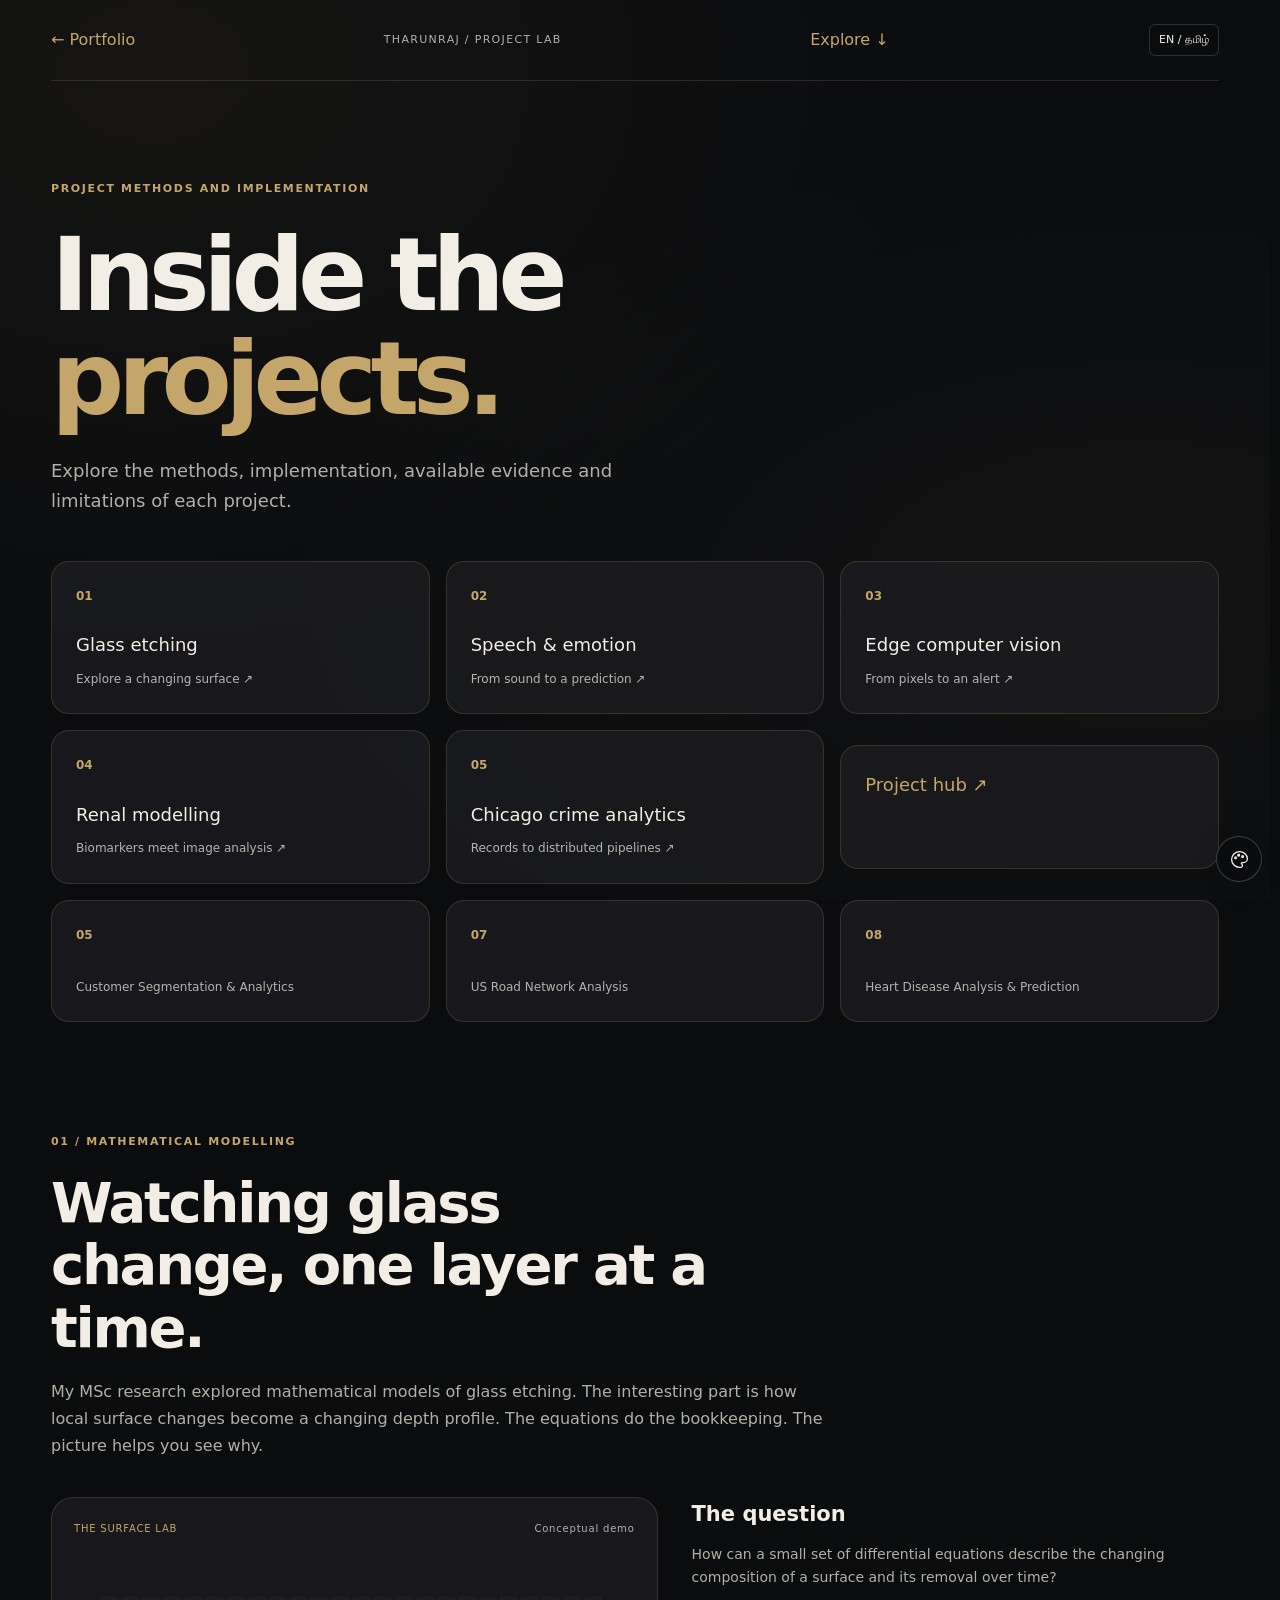
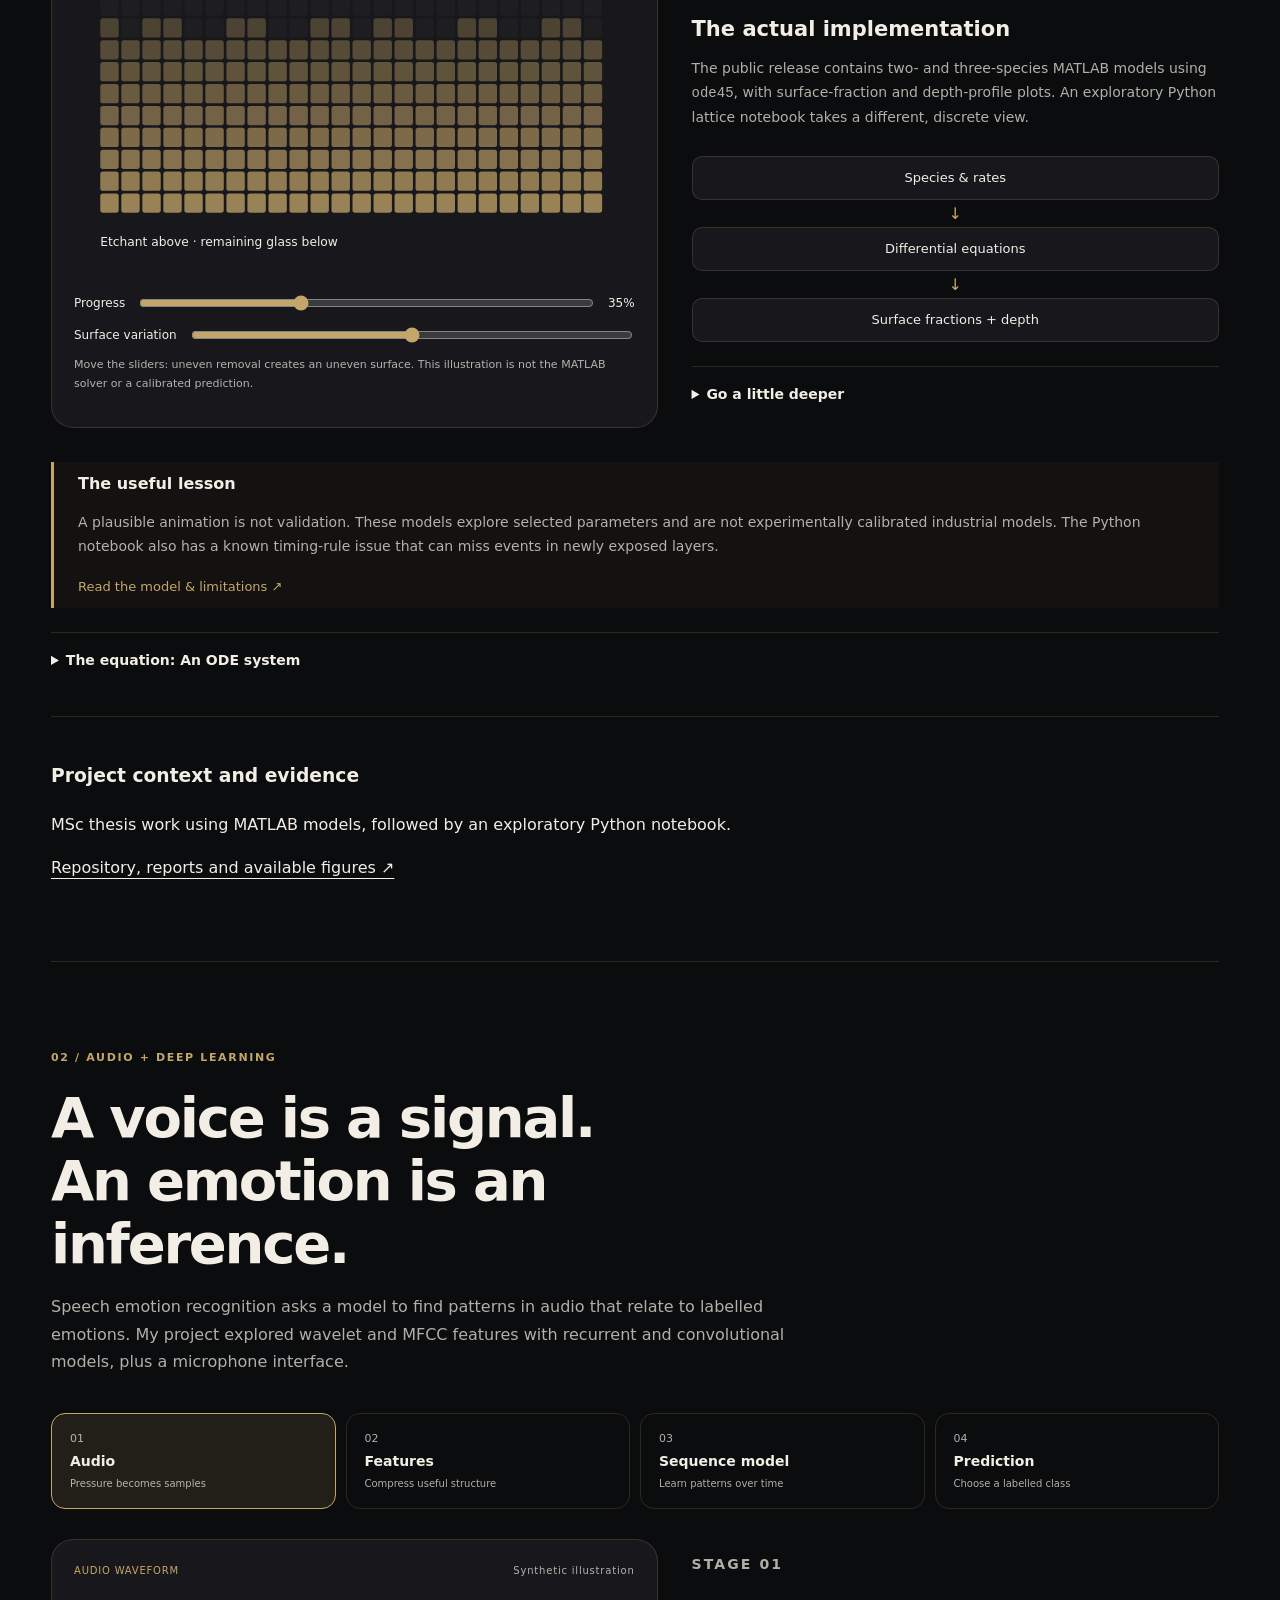
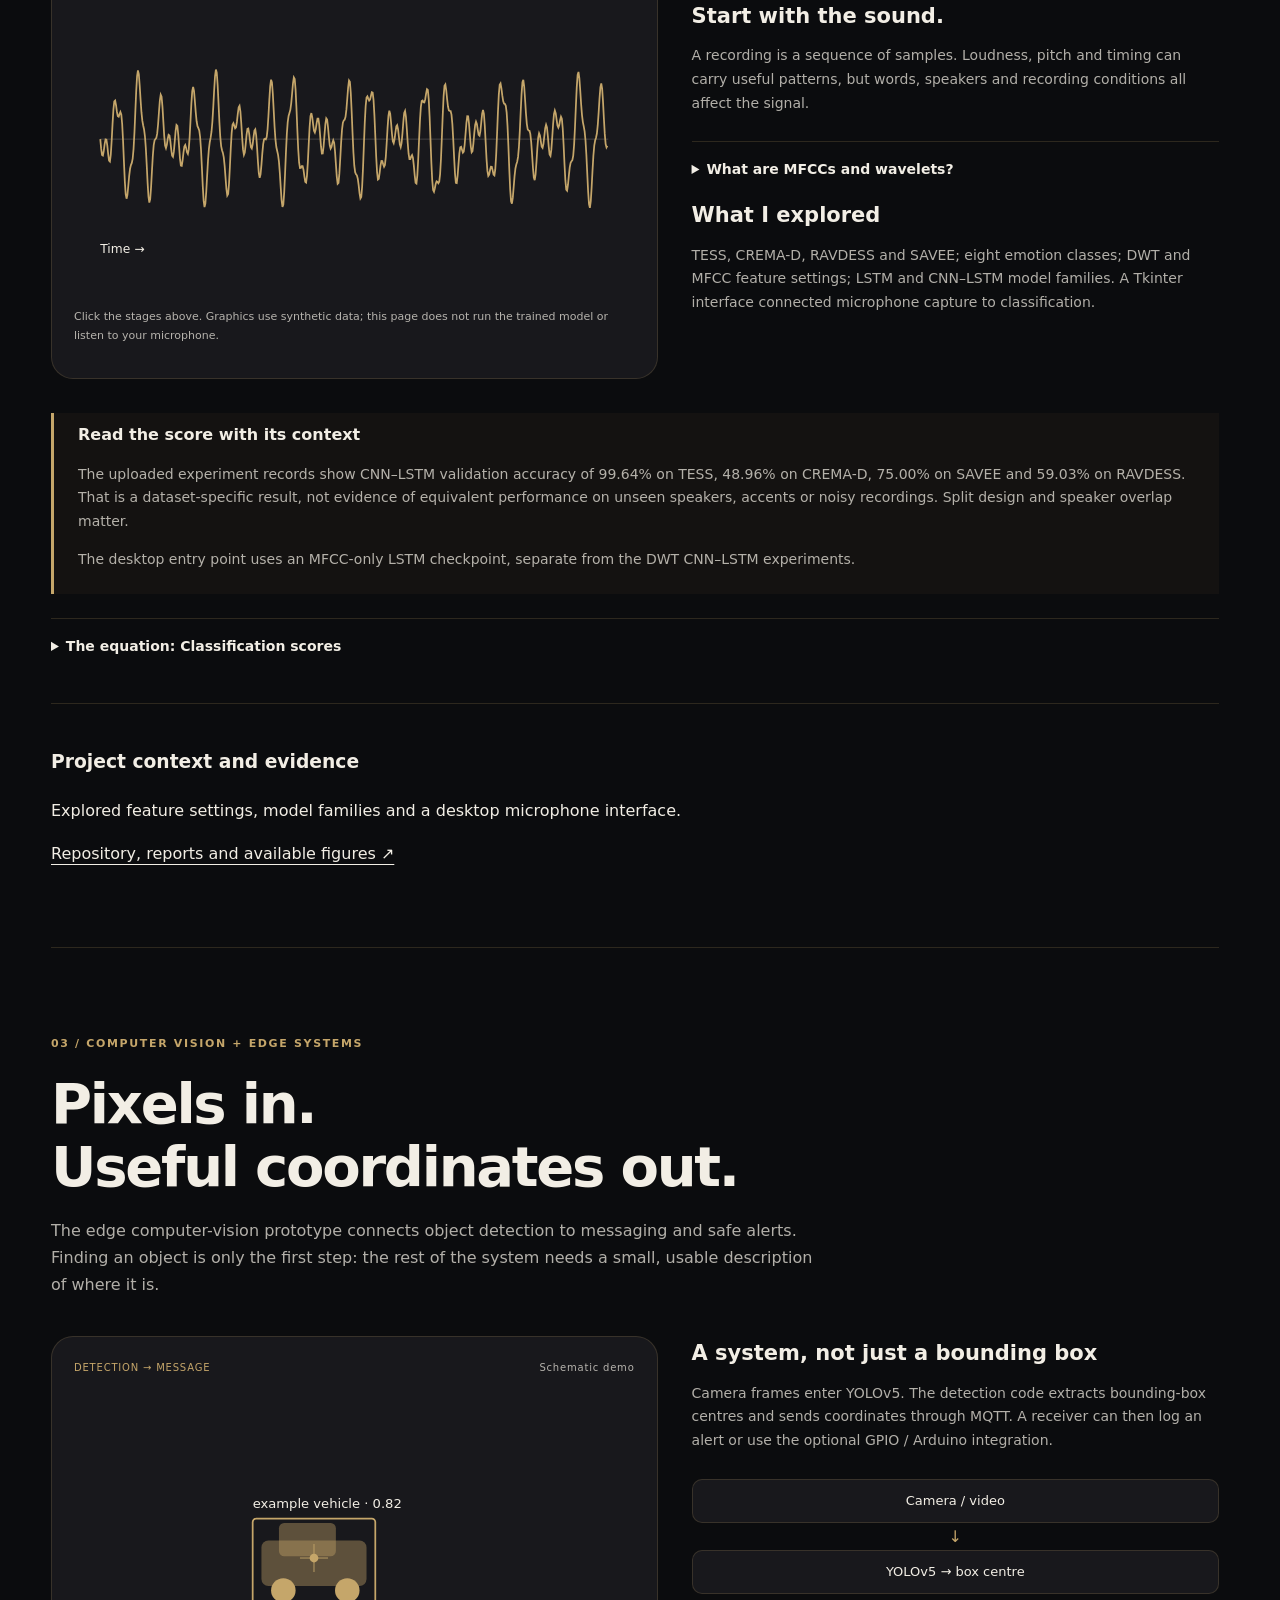
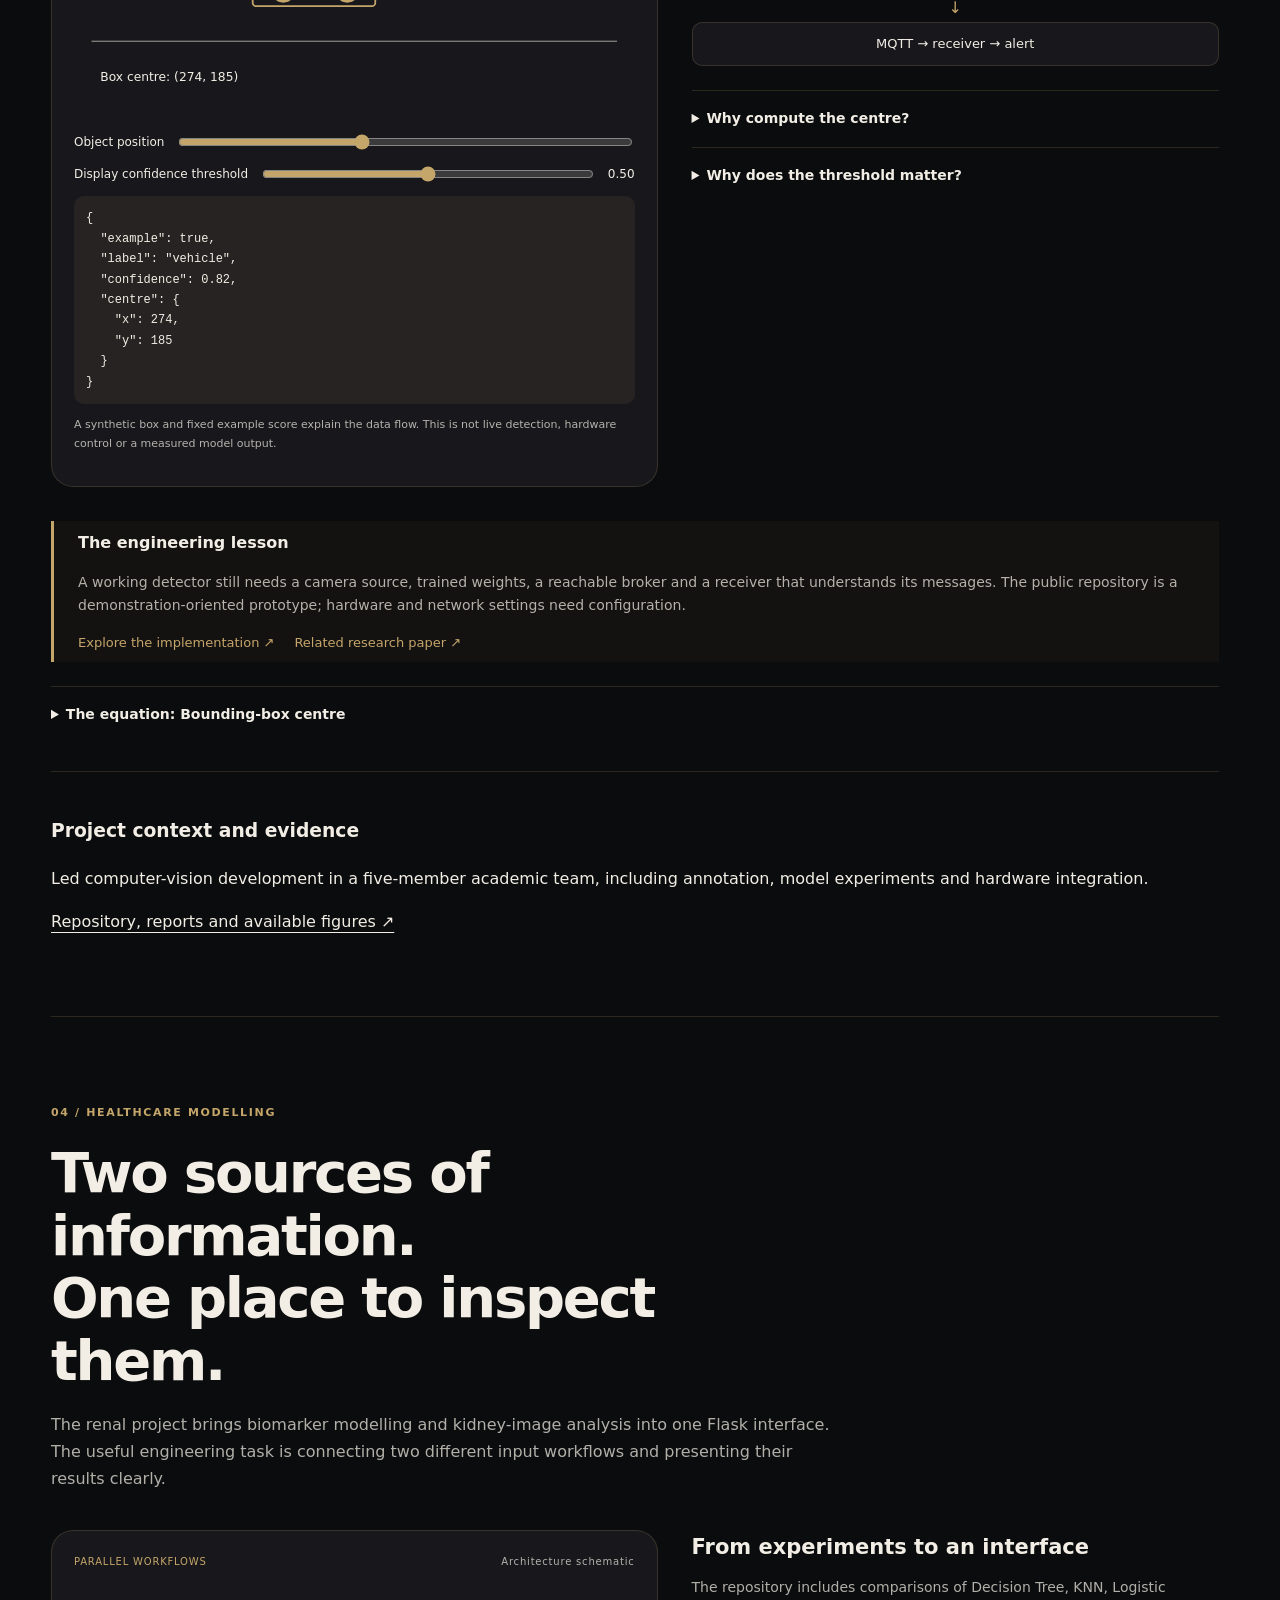
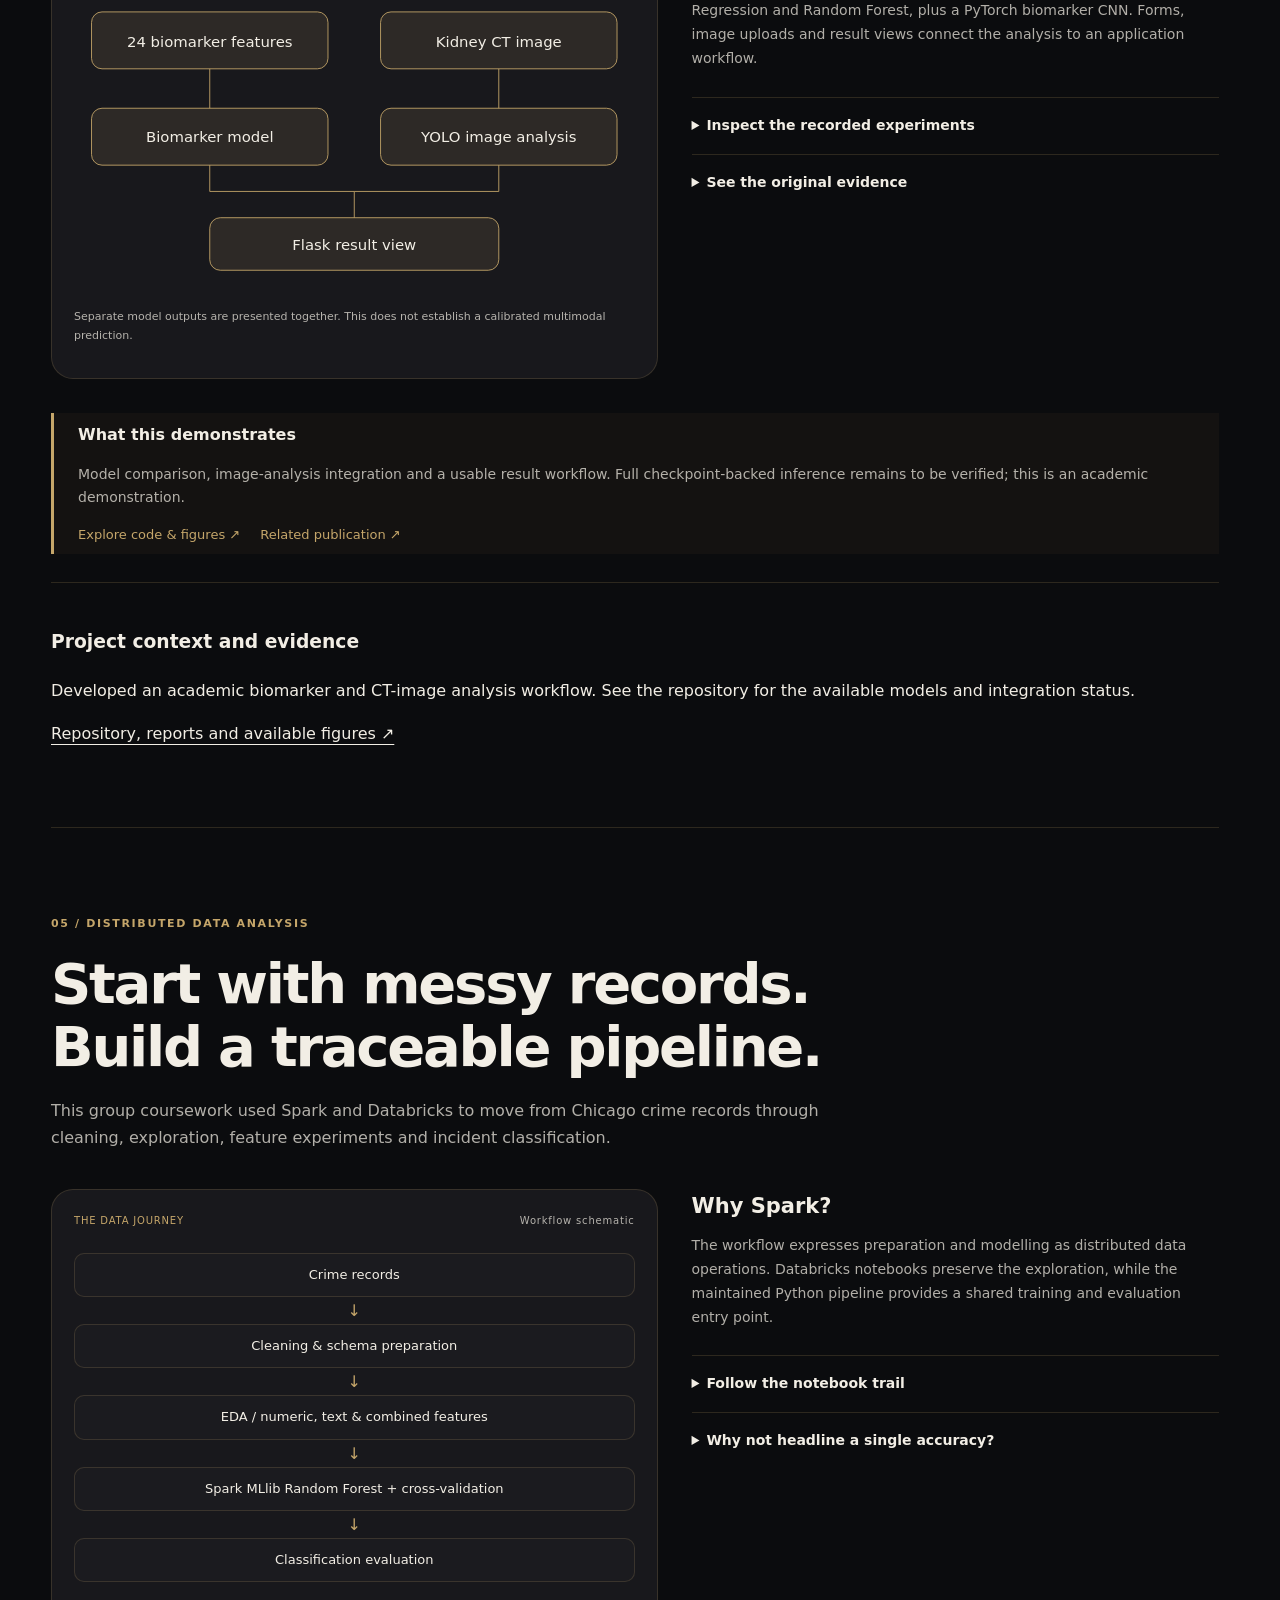
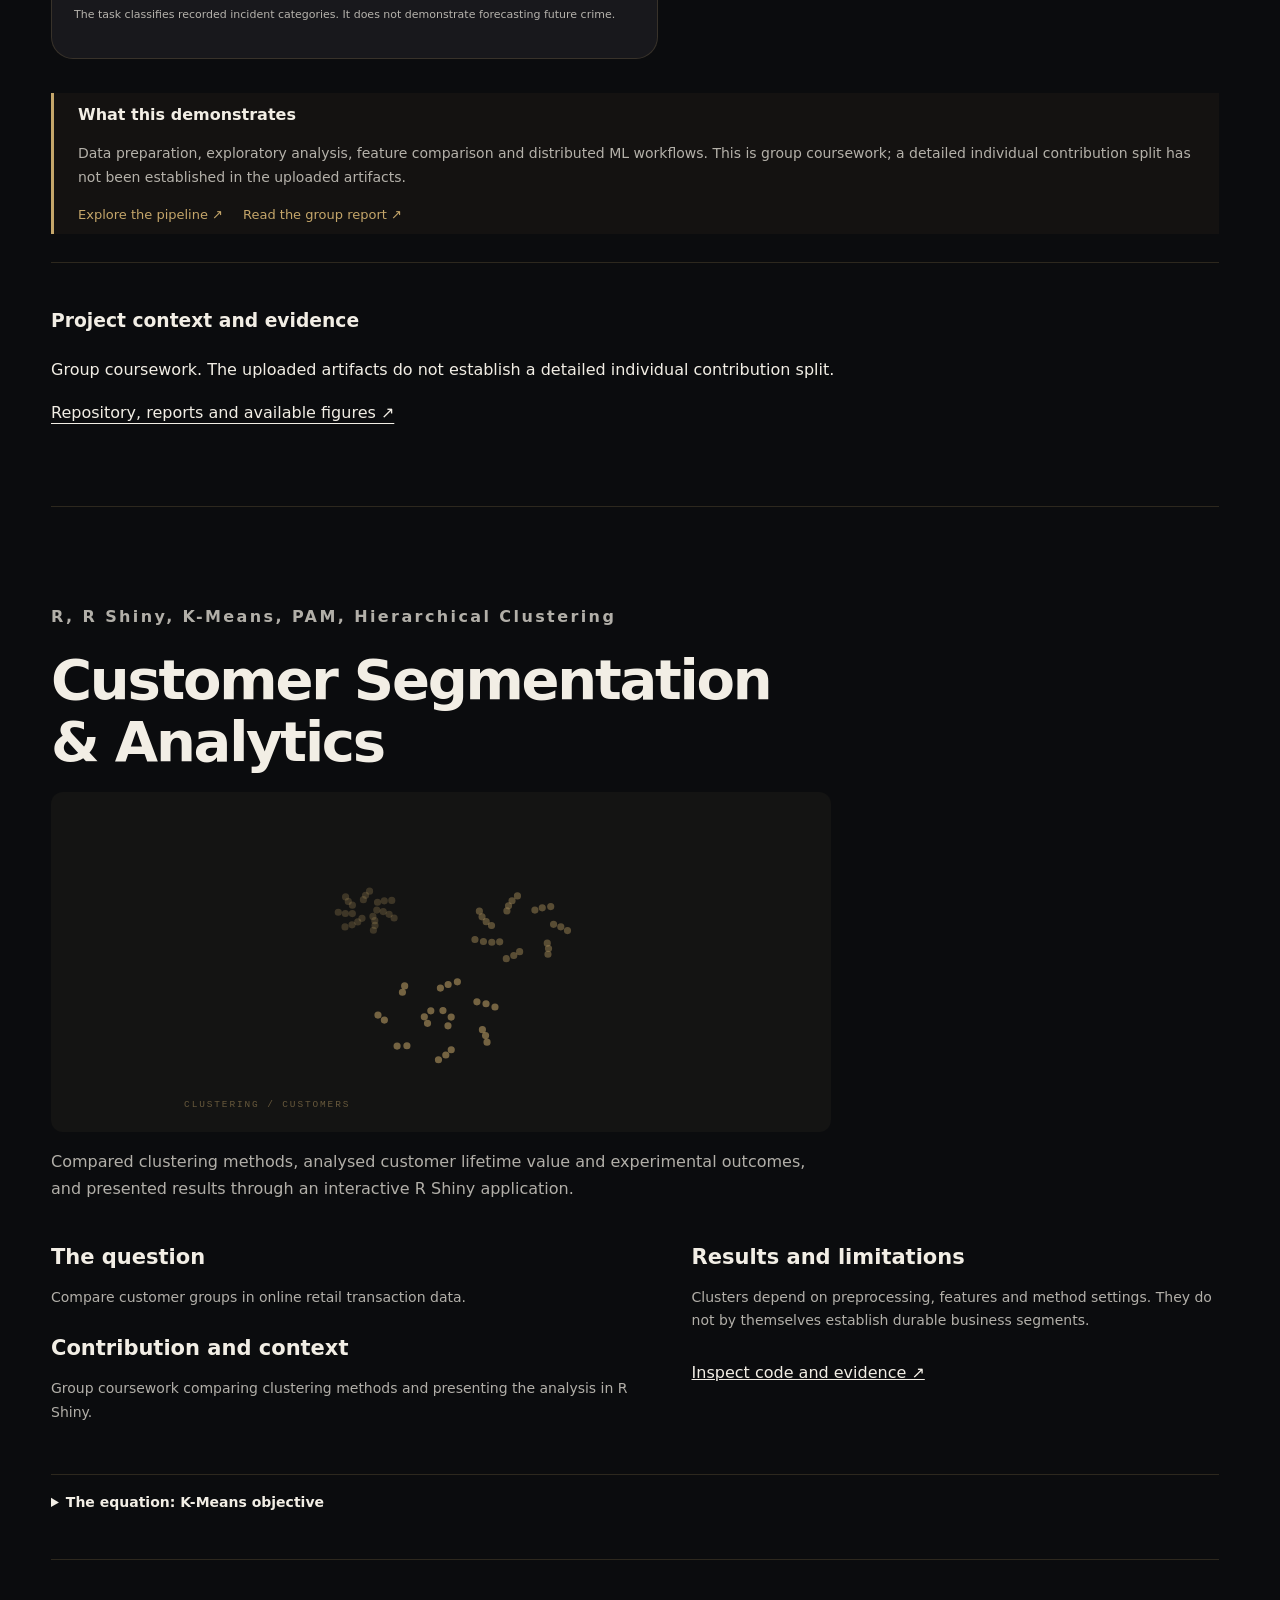
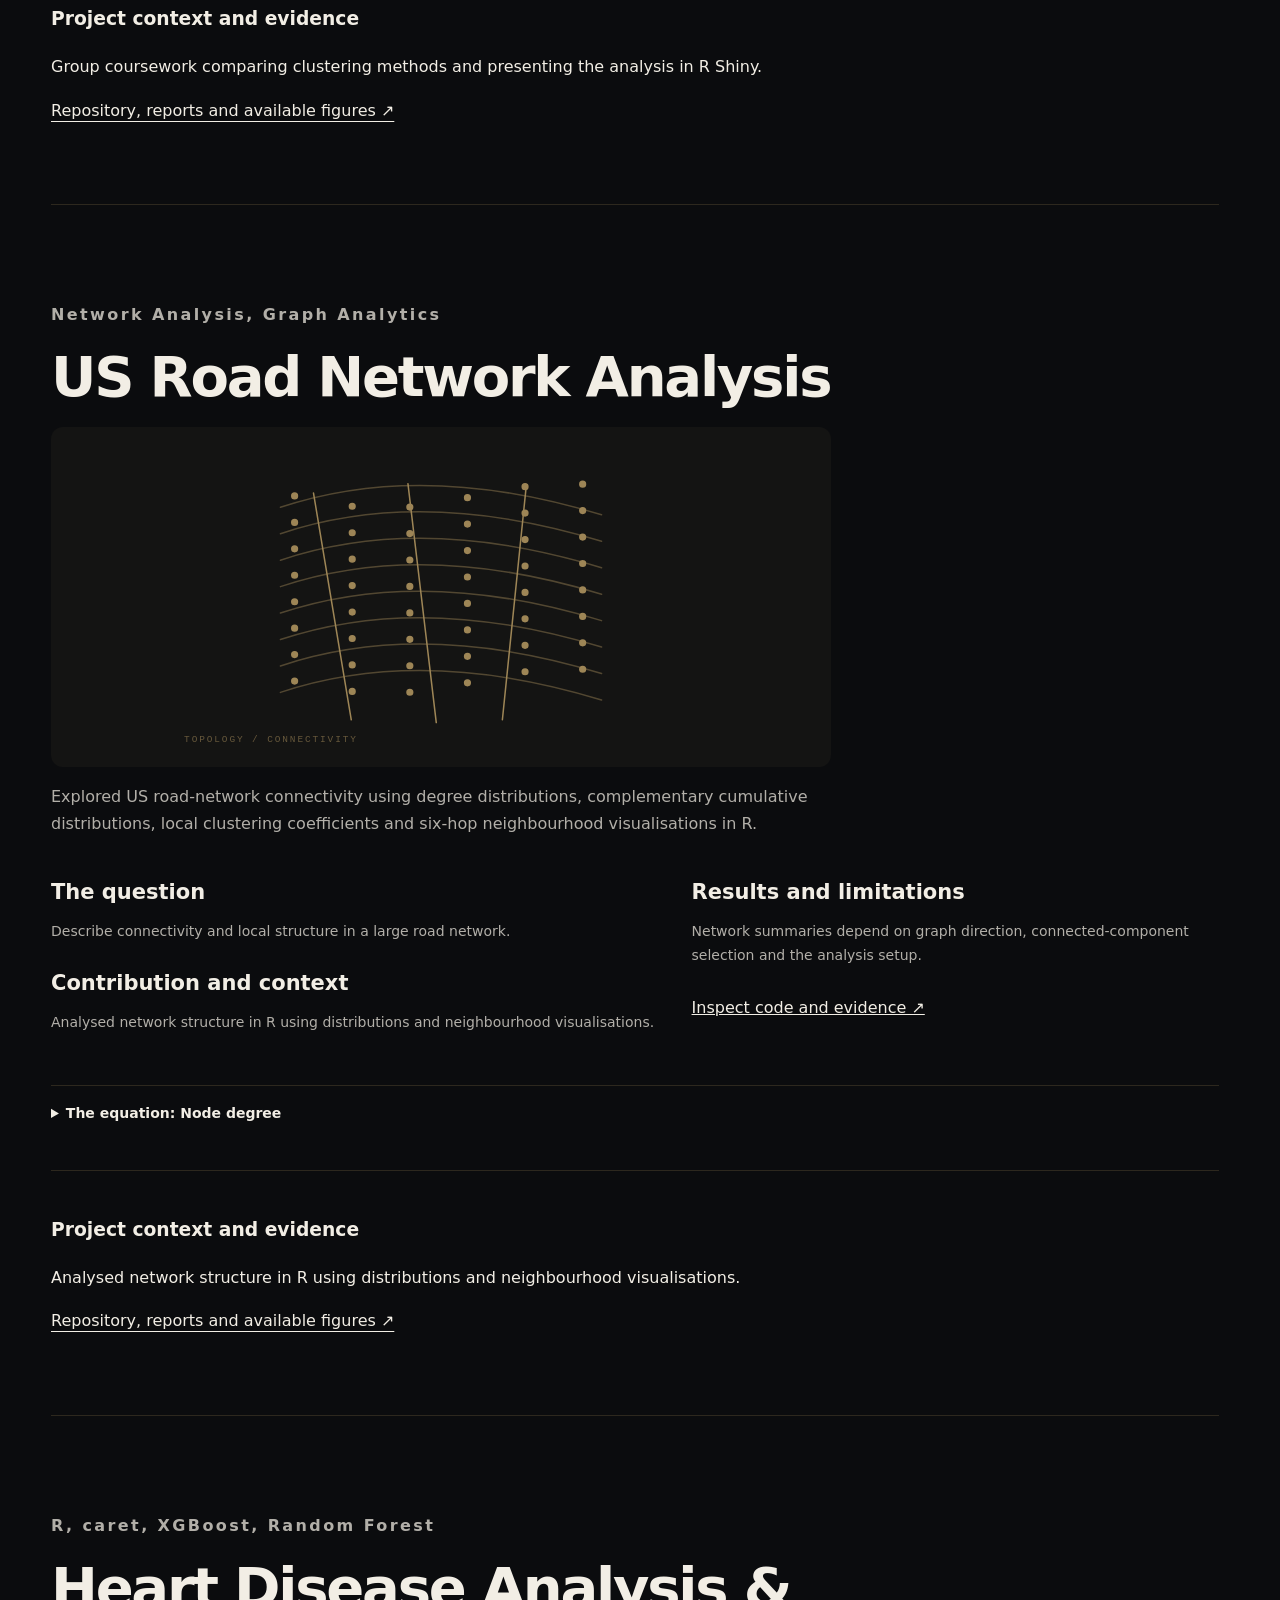
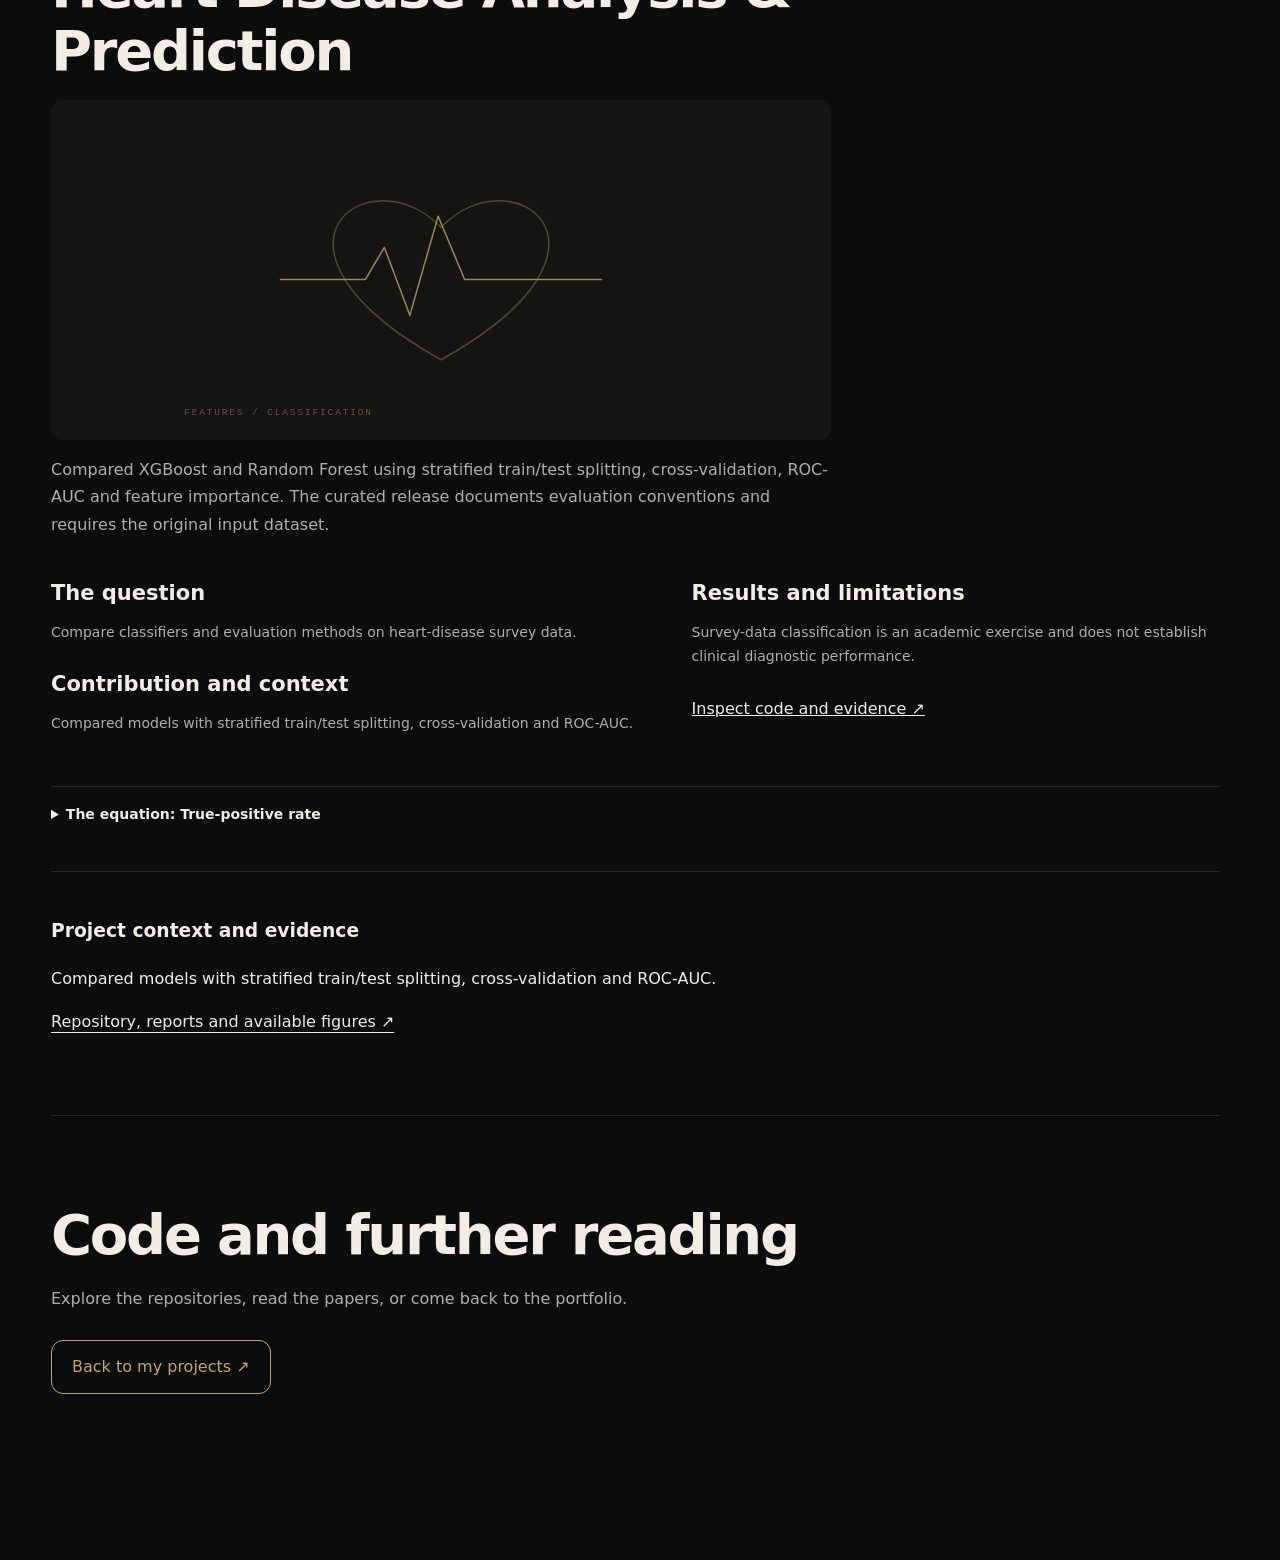
<file: projects.html>
<!doctype html><html lang="en"><head><meta charset="utf-8"><meta name="viewport" content="width=device-width,initial-scale=1"><title>Inside the projects · Tharunraj</title><meta name="description" content="Explore glass etching, speech emotion recognition and edge computer vision through interactive visual walkthroughs."><link rel="stylesheet" href="assets/css/style.css?v=lab1"><link rel="stylesheet" href="assets/css/project-lab.css?v=lab1"><script defer src="assets/js/project-lab.js?v=lab1"></script><link rel="stylesheet" href="assets/css/shared.css?v=1"></head><body data-theme="obsidian"><div class="lab-wrap"><nav class="lab-nav"><a href="index.html">← Portfolio</a><span>THARUNRAJ / PROJECT LAB</span><a href="#explore">Explore ↓</a></nav><header class="lab-hero"><p class="eyebrow">PROJECT METHODS AND IMPLEMENTATION</p><h1>Inside the<br><em>projects.</em></h1><p>Explore the methods, implementation, available evidence and limitations of each project.</p><div class="lab-index" id="explore"><a href="#glass"><b>01</b> Glass etching <span>Explore a changing surface ↗</span></a><a href="#speech"><b>02</b> Speech & emotion <span>From sound to a prediction ↗</span></a><a href="#vision"><b>03</b> Edge computer vision <span>From pixels to an alert ↗</span></a><a href="#renal"><b>04</b> Renal modelling <span>Biomarkers meet image analysis ↗</span></a><a href="#chicago"><b>05</b> Chicago crime analytics <span>Records to distributed pipelines ↗</span></a></div></header>
<section class="lab-project" id="glass"><div class="project-heading"><span class="eyebrow">01 / MATHEMATICAL MODELLING</span><h2>Watching glass<br>change, one layer at a time.</h2><p>My MSc research explored mathematical models of glass etching. The interesting part is how local surface changes become a changing depth profile. The equations do the bookkeeping. The picture helps you see why.</p></div><div class="lab-split"><div class="lab-visual"><div class="visual-top"><span>THE SURFACE LAB</span><span>Conceptual demo</span></div><svg id="glass-view" viewBox="0 0 640 360" role="img" aria-label="Illustration of glass layers dissolving at different rates"></svg><div class="lab-controls"><label>Progress <input id="etch-progress" type="range" min="0" max="100" value="35"><output id="etch-value">35%</output></label><label>Surface variation <input id="etch-variation" type="range" min="0" max="100" value="50"></label></div><p class="visual-note">Move the sliders: uneven removal creates an uneven surface. This illustration is not the MATLAB solver or a calibrated prediction.</p></div><div class="lab-story"><h3>The question</h3><p>How can a small set of differential equations describe the changing composition of a surface and its removal over time?</p><h3>The actual implementation</h3><p>The public release contains two- and three-species MATLAB models using <code>ode45</code>, with surface-fraction and depth-profile plots. An exploratory Python lattice notebook takes a different, discrete view.</p><div class="concept-flow"><span>Species & rates</span><i>↓</i><span>Differential equations</span><i>↓</i><span>Surface fractions + depth</span></div><details><summary>Go a little deeper</summary><p>An ODE solver advances a system state through time using its rates of change. Surface fractions describe the share associated with each species; depth describes removal. Changing rates changes the trajectory. The graphic here only illustrates removal; it does not reproduce those equations.</p></details></div></div><div class="lab-takeaway"><b>The useful lesson</b><p>A plausible animation is not validation. These models explore selected parameters and are not experimentally calibrated industrial models. The Python notebook also has a known timing-rule issue that can miss events in newly exposed layers.</p><a href="https://github.com/Tharunraj-s/glass-etching-simulation" target="_blank" rel="noopener">Read the model & limitations ↗</a></div></section>
<section class="lab-project" id="speech"><div class="project-heading"><span class="eyebrow">02 / AUDIO + DEEP LEARNING</span><h2>A voice is a signal.<br>An emotion is an inference.</h2><p>Speech emotion recognition asks a model to find patterns in audio that relate to labelled emotions. My project explored wavelet and MFCC features with recurrent and convolutional models, plus a microphone interface.</p></div><div class="speech-pipeline"><button data-stage="0" aria-pressed="true">01 <b>Audio</b><small>Pressure becomes samples</small></button><button data-stage="1" aria-pressed="false">02 <b>Features</b><small>Compress useful structure</small></button><button data-stage="2" aria-pressed="false">03 <b>Sequence model</b><small>Learn patterns over time</small></button><button data-stage="3" aria-pressed="false">04 <b>Prediction</b><small>Choose a labelled class</small></button></div><div class="lab-split"><div class="lab-visual"><div class="visual-top"><span id="audio-title">AUDIO WAVEFORM</span><span>Synthetic illustration</span></div><svg id="audio-view" viewBox="0 0 640 330" role="img" aria-label="Synthetic audio waveform and feature illustration"></svg><p class="visual-note">Click the stages above. Graphics use synthetic data; this page does not run the trained model or listen to your microphone.</p></div><div class="lab-story" aria-live="polite"><p class="eyebrow" id="stage-number">STAGE 01</p><h3 id="stage-title">Start with the sound.</h3><p id="stage-copy"></p><details><summary>What are MFCCs and wavelets?</summary><p>MFCCs summarise the short-time spectral shape of speech on a perceptually motivated frequency scale. A discrete wavelet transform separates a signal into components at different scales. Both offer representations a model can learn from; neither directly measures an emotion.</p></details><h3>What I explored</h3><p>TESS, CREMA-D, RAVDESS and SAVEE; eight emotion classes; DWT and MFCC feature settings; LSTM and CNN–LSTM model families. A Tkinter interface connected microphone capture to classification.</p></div></div><div class="lab-takeaway"><b>Read the score with its context</b><p>The uploaded experiment records show CNN–LSTM validation accuracy of 99.64% on TESS, 48.96% on CREMA-D, 75.00% on SAVEE and 59.03% on RAVDESS. That is a dataset-specific result, not evidence of equivalent performance on unseen speakers, accents or noisy recordings. Split design and speaker overlap matter.</p><p class="visual-note">The desktop entry point uses an MFCC-only LSTM checkpoint, separate from the DWT CNN–LSTM experiments.</p></div></section>
<section class="lab-project" id="vision"><div class="project-heading"><span class="eyebrow">03 / COMPUTER VISION + EDGE SYSTEMS</span><h2>Pixels in.<br>Useful coordinates out.</h2><p>The edge computer-vision prototype connects object detection to messaging and safe alerts. Finding an object is only the first step: the rest of the system needs a small, usable description of where it is.</p></div><div class="lab-split"><div class="lab-visual"><div class="visual-top"><span>DETECTION → MESSAGE</span><span>Schematic demo</span></div><svg id="vision-view" viewBox="0 0 640 360" role="img" aria-label="Schematic object with detection bounding box and centre coordinates"></svg><div class="lab-controls"><label>Object position <input id="object-position" type="range" min="0" max="100" value="40"></label><label>Display confidence threshold <input id="confidence" type="range" min="0" max="100" value="50"><output id="confidence-value">0.50</output></label></div><pre id="vision-message" aria-live="polite"></pre><p class="visual-note">A synthetic box and fixed example score explain the data flow. This is not live detection, hardware control or a measured model output.</p></div><div class="lab-story"><h3>A system, not just a bounding box</h3><p>Camera frames enter YOLOv5. The detection code extracts bounding-box centres and sends coordinates through MQTT. A receiver can then log an alert or use the optional GPIO / Arduino integration.</p><div class="concept-flow"><span>Camera / video</span><i>↓</i><span>YOLOv5 → box centre</span><i>↓</i><span>MQTT → receiver → alert</span></div><details><summary>Why compute the centre?</summary><p>For a box with corners (x₁, y₁) and (x₂, y₂), the centre is ((x₁ + x₂) / 2, (y₁ + y₂) / 2). It condenses the location into two values that another component can consume. A centre point alone is not a persistent tracking identity.</p></details><details><summary>Why does the threshold matter?</summary><p>A higher threshold filters out lower-confidence detections, but can also suppress useful detections. In this demo, the example score stays at 0.82: moving the threshold above it hides the box and suppresses the illustrative message.</p></details></div></div><div class="lab-takeaway"><b>The engineering lesson</b><p>A working detector still needs a camera source, trained weights, a reachable broker and a receiver that understands its messages. The public repository is a demonstration-oriented prototype; hardware and network settings need configuration.</p><div class="lab-links"><a href="https://github.com/Tharunraj-s/edge-ai-threat-detection" target="_blank" rel="noopener">Explore the implementation ↗</a><a href="https://ieeexplore.ieee.org/document/10181062" target="_blank" rel="noopener">Related research paper ↗</a></div></div></section>
<section class="lab-project" id="renal"><div class="project-heading"><span class="eyebrow">04 / HEALTHCARE MODELLING</span><h2>Two sources of information.<br>One place to inspect them.</h2><p>The renal project brings biomarker modelling and kidney-image analysis into one Flask interface. The useful engineering task is connecting two different input workflows and presenting their results clearly.</p></div><div class="lab-split"><div class="lab-visual"><div class="visual-top"><span>PARALLEL WORKFLOWS</span><span>Architecture schematic</span></div><svg viewBox="0 0 640 340" role="img" aria-label="Biomarker features and kidney images follow separate models into a shared Flask result view"><g fill="var(--accent-blue)" fill-opacity=".12" stroke="var(--accent-blue)"><rect x="20" y="25" width="270" height="65" rx="12"/><rect x="350" y="25" width="270" height="65" rx="12"/><rect x="20" y="135" width="270" height="65" rx="12"/><rect x="350" y="135" width="270" height="65" rx="12"/><rect x="155" y="260" width="330" height="60" rx="12"/><path d="M155 90v45M485 90v45M155 200v30h165v30M485 200v30H320" fill="none"/></g><g text-anchor="middle" font-size="17"><text x="155" y="65">24 biomarker features</text><text x="485" y="65">Kidney CT image</text><text x="155" y="174">Biomarker model</text><text x="485" y="174">YOLO image analysis</text><text x="320" y="297">Flask result view</text></g></svg><p class="visual-note">Separate model outputs are presented together. This does not establish a calibrated multimodal prediction.</p></div><div class="lab-story"><h3>From experiments to an interface</h3><p>The repository includes comparisons of Decision Tree, KNN, Logistic Regression and Random Forest, plus a PyTorch biomarker CNN. Forms, image uploads and result views connect the analysis to an application workflow.</p><details><summary>Inspect the recorded experiments</summary><p>The uploaded classical-model comparison records Random Forest at 98.75% test accuracy, Logistic Regression at 97.50%, Decision Tree at 96.25% and KNN at 93.75%. These are historical biomarker experiment results, not clinical validation or a fresh combined-system evaluation.</p><a href="https://github.com/Tharunraj-s/Renal_-failure_prediction/blob/main/docs/RESULTS.md" target="_blank" rel="noopener">Recorded results and context ↗</a></details><details><summary>See the original evidence</summary><p>The repository contains saved comparison plots, CNN confusion matrices, loss curves and an uploaded notebook PDF. These are the artifacts to inspect alongside the implementation.</p><a href="https://github.com/Tharunraj-s/Renal_-failure_prediction/tree/main/reports" target="_blank" rel="noopener">Open the analysis report ↗</a></details></div></div><div class="lab-takeaway"><b>What this demonstrates</b><p>Model comparison, image-analysis integration and a usable result workflow. Full checkpoint-backed inference remains to be verified; this is an academic demonstration.</p><div class="lab-links"><a href="https://github.com/Tharunraj-s/Renal_-failure_prediction" target="_blank" rel="noopener">Explore code &amp; figures ↗</a><a href="https://doi.org/10.69888/FTSHSL.2024.000251" target="_blank" rel="noopener">Related publication ↗</a></div></div></section>
<section class="lab-project" id="chicago"><div class="project-heading"><span class="eyebrow">05 / DISTRIBUTED DATA ANALYSIS</span><h2>Start with messy records.<br>Build a traceable pipeline.</h2><p>This group coursework used Spark and Databricks to move from Chicago crime records through cleaning, exploration, feature experiments and incident classification.</p></div><div class="lab-split"><div class="lab-visual"><div class="visual-top"><span>THE DATA JOURNEY</span><span>Workflow schematic</span></div><div class="concept-flow"><span>Crime records</span><i>↓</i><span>Cleaning &amp; schema preparation</span><i>↓</i><span>EDA / numeric, text &amp; combined features</span><i>↓</i><span>Spark MLlib Random Forest + cross-validation</span><i>↓</i><span>Classification evaluation</span></div><p class="visual-note">The task classifies recorded incident categories. It does not demonstrate forecasting future crime.</p></div><div class="lab-story"><h3>Why Spark?</h3><p>The workflow expresses preparation and modelling as distributed data operations. Databricks notebooks preserve the exploration, while the maintained Python pipeline provides a shared training and evaluation entry point.</p><details><summary>Follow the notebook trail</summary><p>Start with cleaning.ipynb, then eda.ipynb and feature_analysis.ipynb. The modelling notebook calls the maintained crime_pipeline.py implementation. The submitted report and original Databricks archive preserve the coursework narrative.</p><a href="https://github.com/Tharunraj-s/chicago_crime_analysis/blob/main/docs/NOTEBOOKS.md" target="_blank" rel="noopener">Open the notebook guide ↗</a></details><details><summary>Why not headline a single accuracy?</summary><p>The maintained pipeline addresses preprocessing leakage, feature alignment and class-metric calculation. Historical scores belong to the original experiments; the corrected pipeline needs a fresh run. Text descriptions may also encode the target category, so text-feature results need careful interpretation.</p></details></div></div><div class="lab-takeaway"><b>What this demonstrates</b><p>Data preparation, exploratory analysis, feature comparison and distributed ML workflows. This is group coursework; a detailed individual contribution split has not been established in the uploaded artifacts.</p><div class="lab-links"><a href="https://github.com/Tharunraj-s/chicago_crime_analysis" target="_blank" rel="noopener">Explore the pipeline ↗</a><a href="https://github.com/Tharunraj-s/chicago_crime_analysis/blob/main/reports/group-21-report.pdf" target="_blank" rel="noopener">Read the group report ↗</a></div></div></section><footer class="lab-footer"><h2>Code and further reading</h2><p>Explore the repositories, read the papers, or come back to the portfolio.</p><a class="lab-button" href="index.html#projects">Back to my projects ↗</a></footer></div><script src="assets/js/projects-data.js?v=1"></script><script src="assets/js/shared.js?v=1"></script></body></html>
</file>
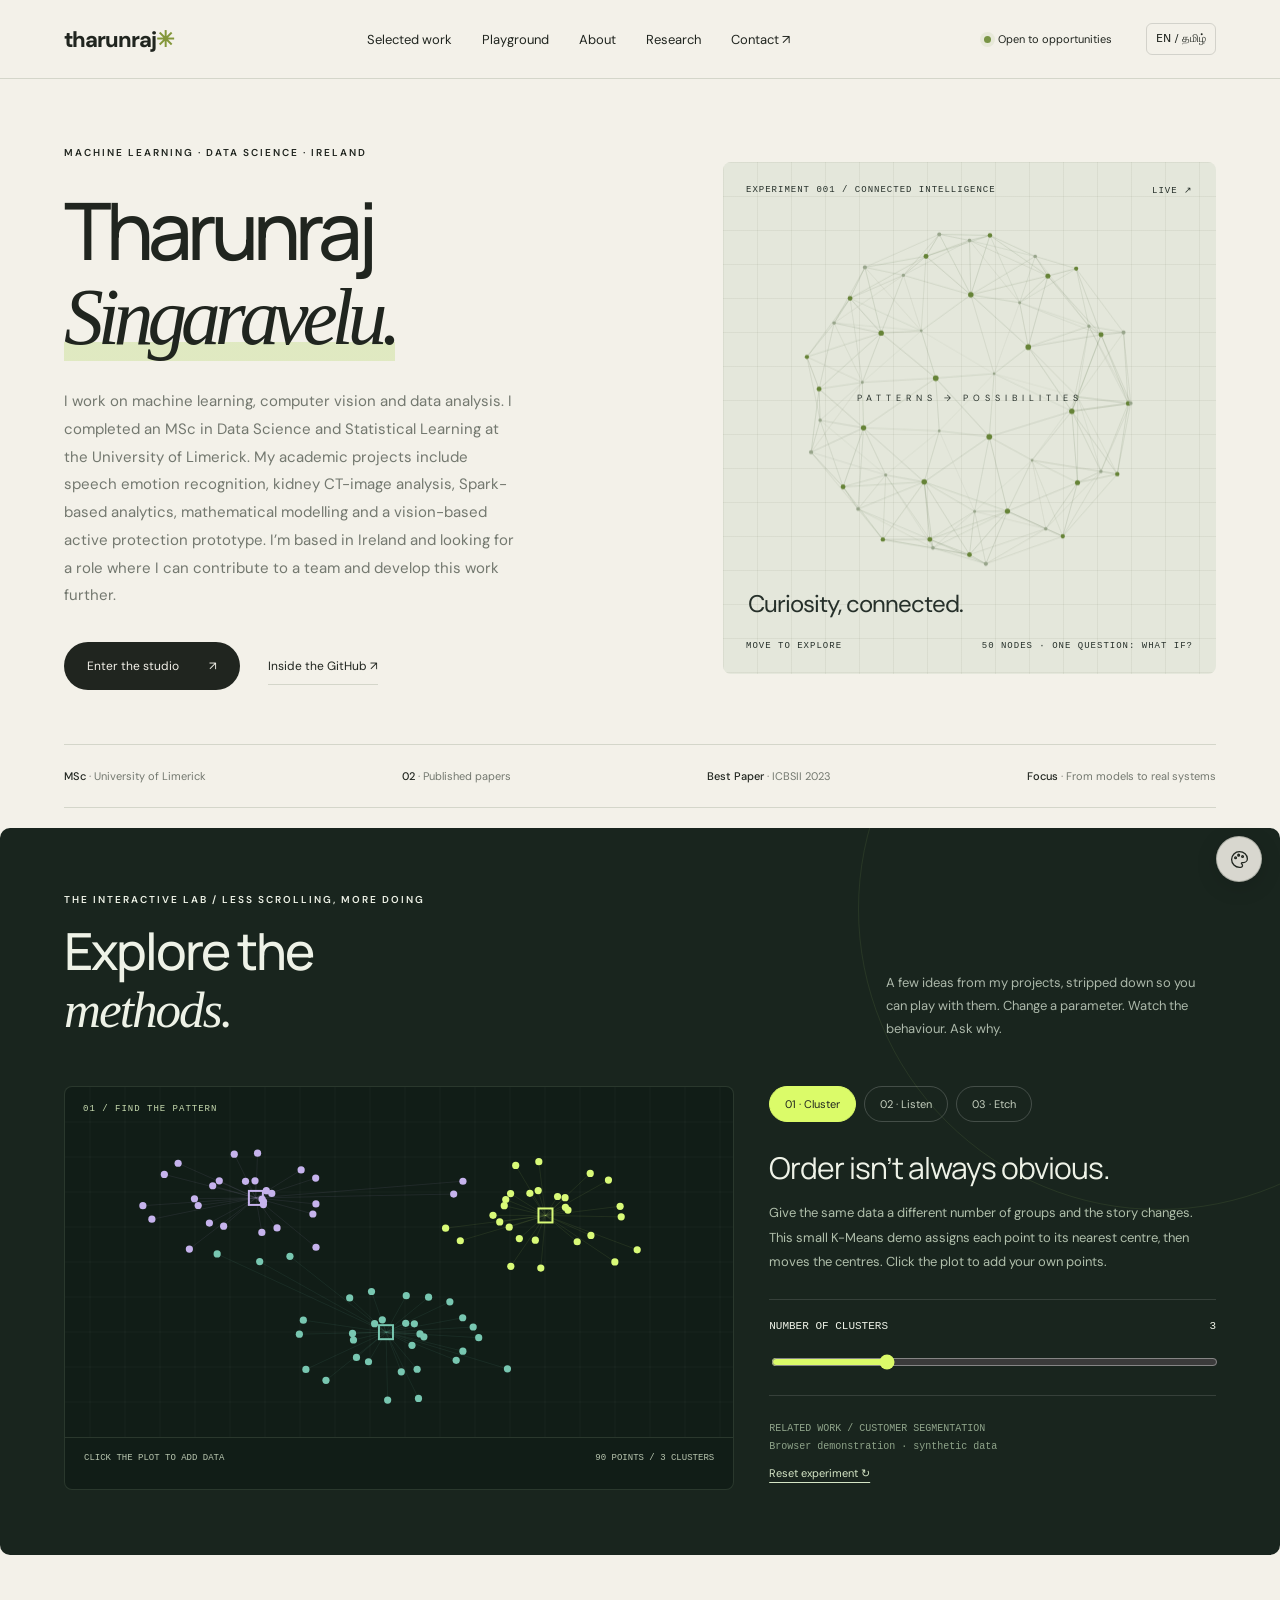
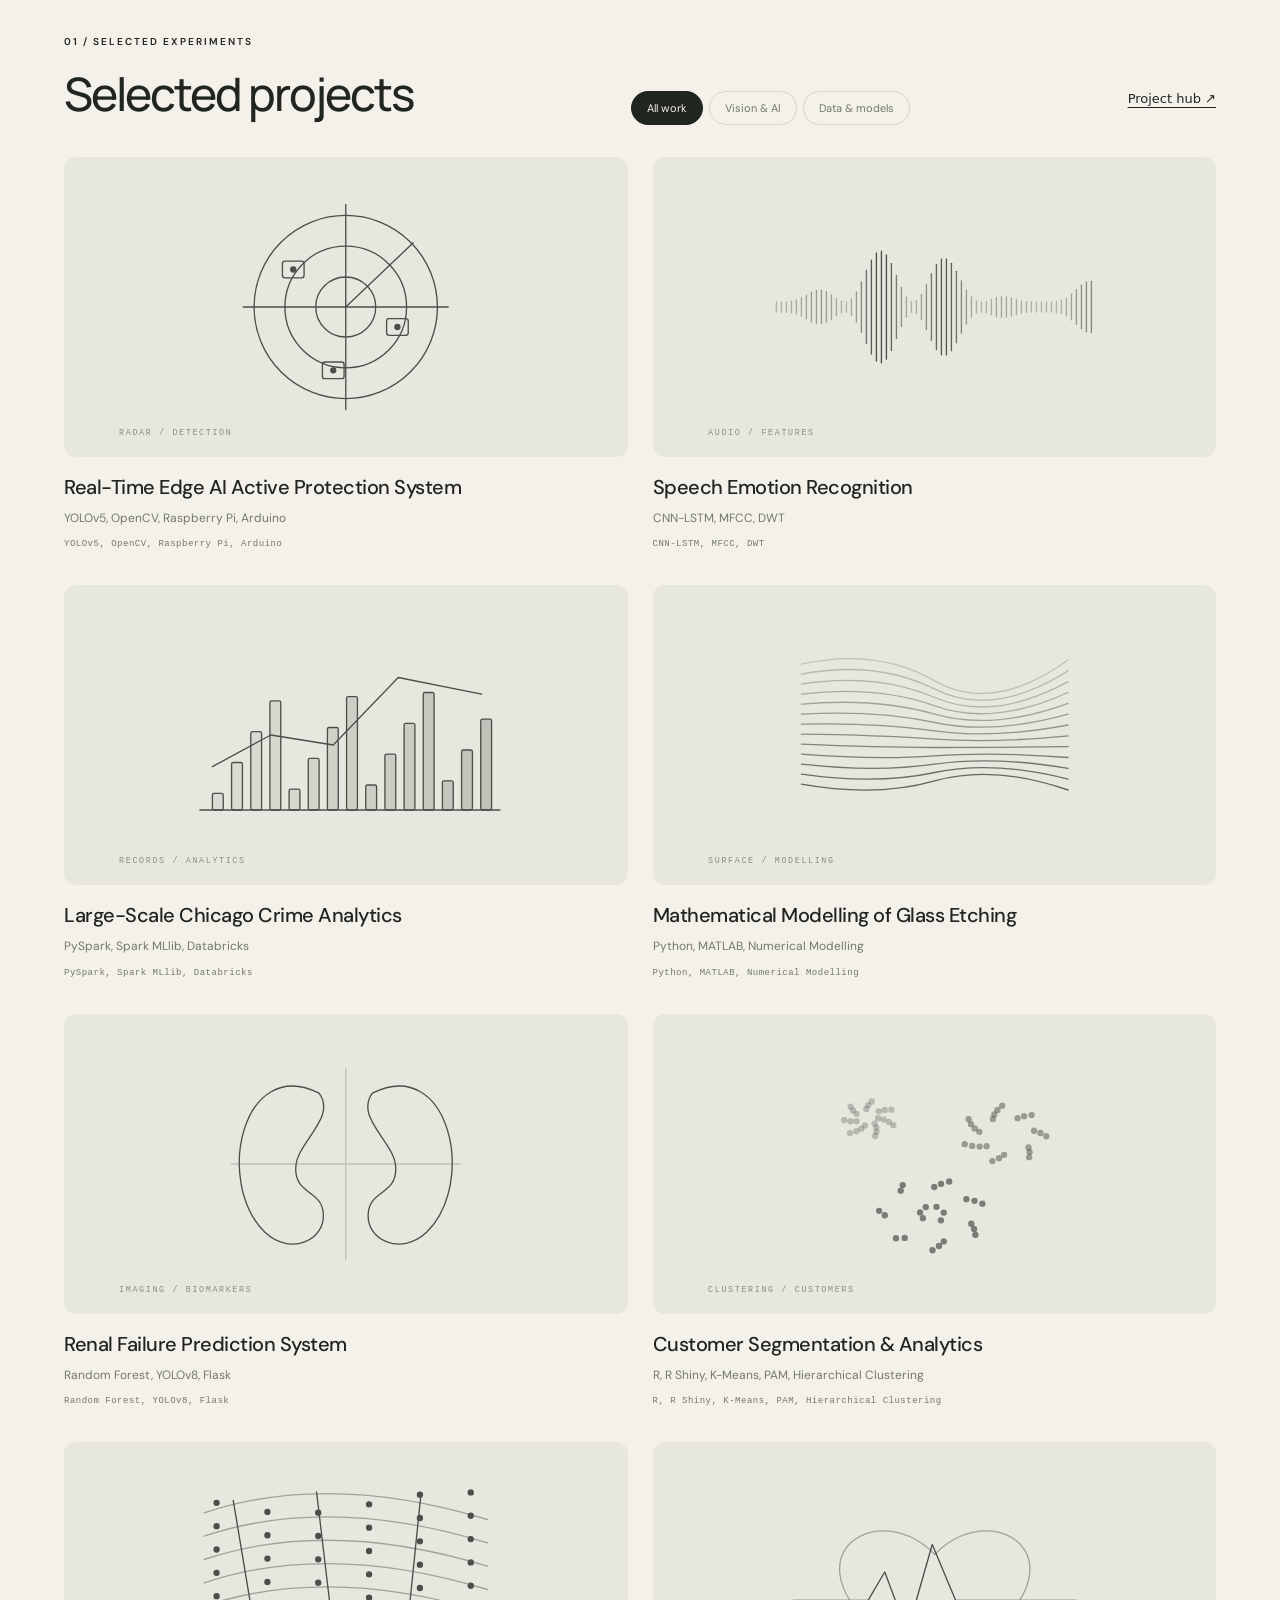
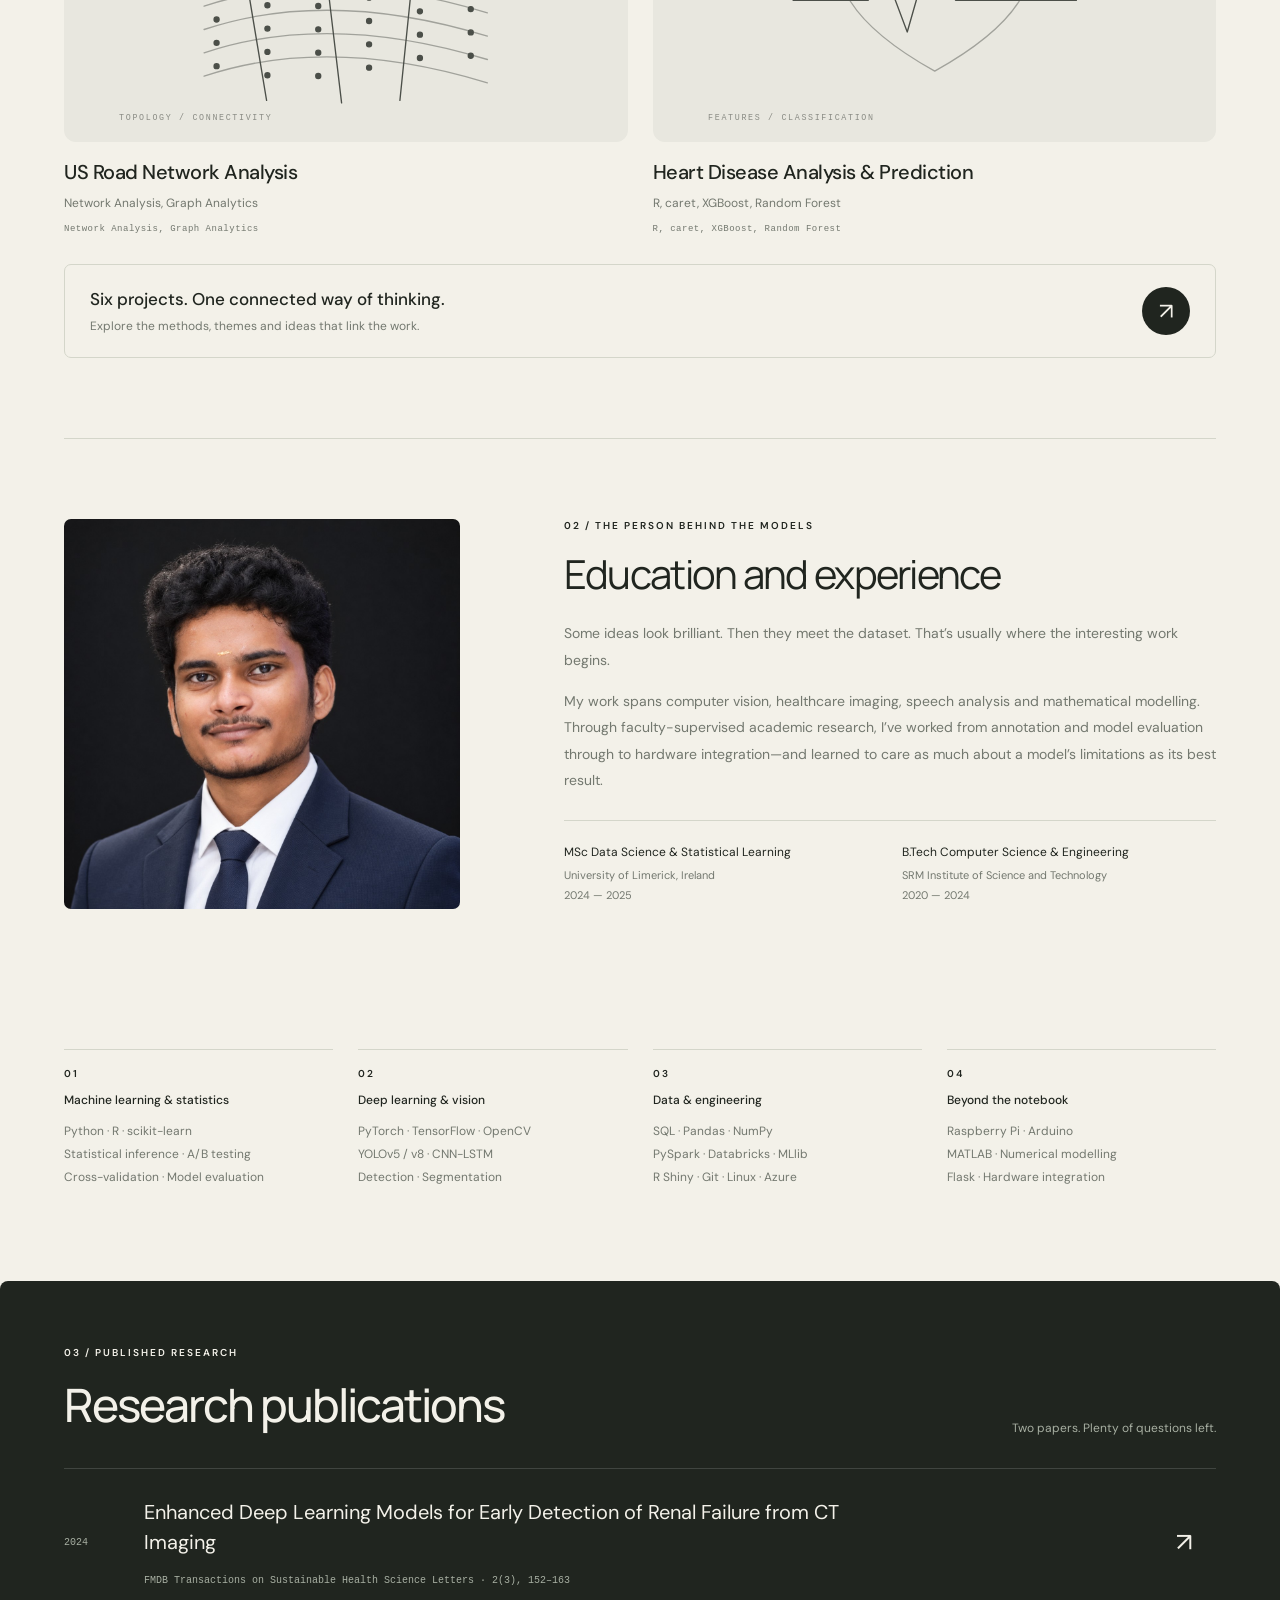
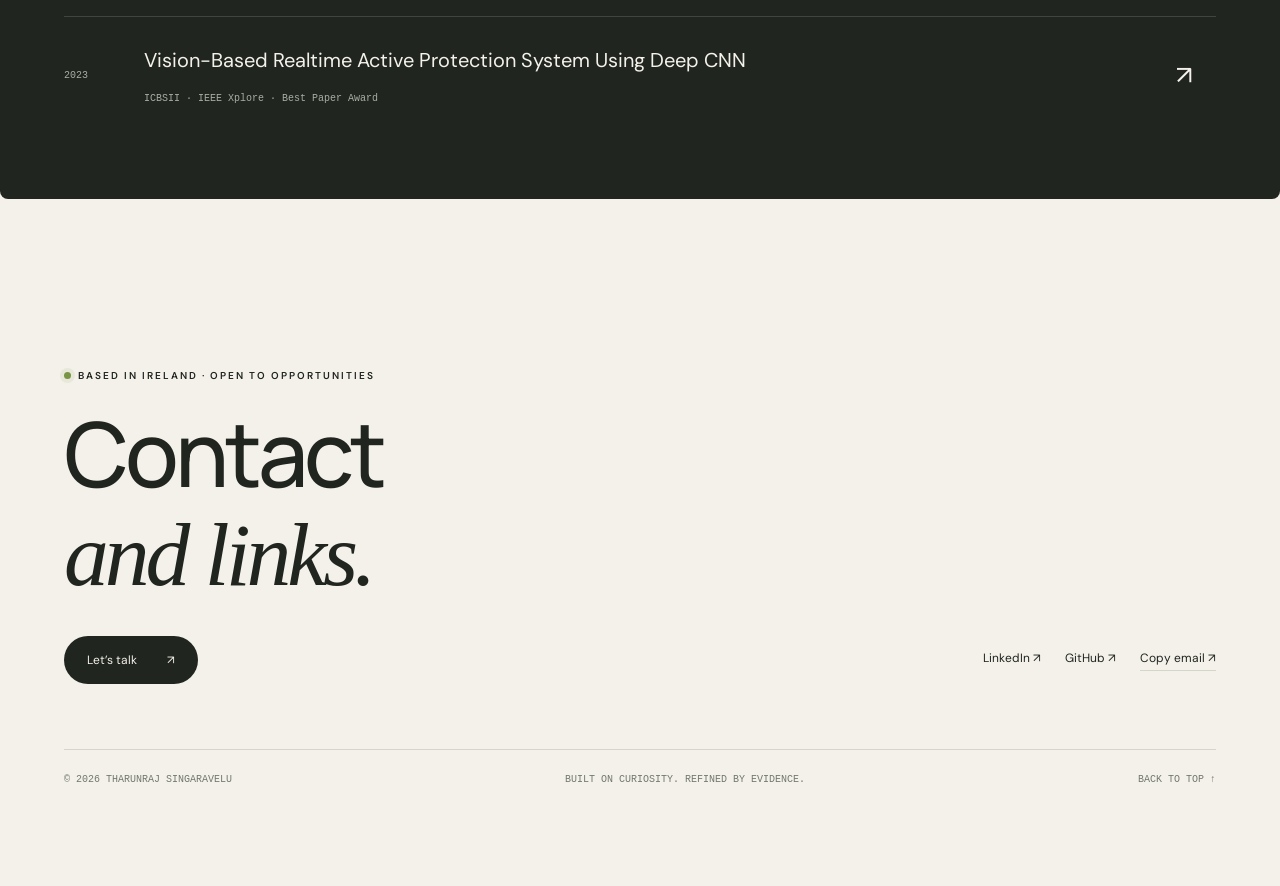
<file: studio.html>
<!DOCTYPE html><html lang="en"><head><meta charset="UTF-8"><meta name="viewport" content="width=device-width,initial-scale=1"><meta name="description" content="Tharunraj Singaravelu — machine learning, computer vision and data science. Selected projects and published research."><title>Tharunraj — Applied Intelligence</title><style>
@import url('https://fonts.googleapis.com/css2?family=DM+Sans:wght@400;500;600;700&family=Manrope:wght@400;500;600;700;800&display=swap');
:root{--bg:#f3f1e9;--ink:#20251f;--muted:#73786f;--line:#d4d6ca;--accent:#dbfb69;--panel:#e7e9de}*{box-sizing:border-box}html{scroll-behavior:smooth;scroll-padding-top:100px}body{margin:0;background:var(--bg);color:var(--ink);font-family:'DM Sans',sans-serif}a{color:inherit;text-decoration:none}button{font:inherit;cursor:pointer}button:focus-visible,a:focus-visible{outline:3px solid #778e29;outline-offset:5px}header{position:sticky;top:0;z-index:10;background:color-mix(in srgb,var(--bg) 90%,transparent);backdrop-filter:blur(18px);border-bottom:1px solid var(--line)}nav{max-width:1440px;margin:auto;display:flex;align-items:center;justify-content:space-between;padding:23px 5%}.logo{font-size:22px;font-weight:800;letter-spacing:-1px}.logo span{color:#839739}.navlinks{display:flex;gap:30px;font-size:13px}.navlinks a:hover{color:#748d21}.navright{display:flex;gap:22px;align-items:center}.theme{border:1px solid var(--line);border-radius:50%;width:35px;height:35px;background:none;color:inherit}.availability{font-size:11px}.dot{display:inline-block;width:7px;height:7px;background:#789445;border-radius:50%;margin-right:7px;box-shadow:0 0 0 4px #78944518}main{max-width:1440px;margin:auto;padding:0 5%}.eyebrow{font-size:10px;letter-spacing:2px;text-transform:uppercase;font-weight:600}.hero{padding:67px 0 54px;display:grid;grid-template-columns:1.22fr 1fr;gap:5%;align-items:center}.hero h1{font-family:Manrope,sans-serif;font-size:clamp(52px,6.2vw,92px);font-weight:500;letter-spacing:-6px;line-height:1.06;margin:29px 0}.hero h1 em{font-family:Georgia,serif;font-weight:400}.hero p{max-width:450px;font-size:15px;line-height:1.85;color:var(--muted)}.actions{display:flex;align-items:center;gap:28px;margin-top:32px}.pill{display:inline-flex;gap:30px;align-items:center;border-radius:30px;padding:16px 23px;background:var(--ink);color:var(--bg);font-size:12px;border:0}.textlink{font-size:12px;border-bottom:1px solid var(--line);padding:10px 0}.visual{position:relative;aspect-ratio:1/1.04;background:#e4e7db;border-radius:8px;overflow:hidden;color:#26302a}.visual:before{content:'';position:absolute;inset:0;background-image:linear-gradient(#7b86691a 1px,transparent 1px),linear-gradient(90deg,#7b86691a 1px,transparent 1px);background-size:34px 34px}.visual canvas{position:absolute;width:100%;height:100%}.viztop,.vizbottom{position:absolute;left:23px;right:23px;display:flex;justify-content:space-between;pointer-events:none;font:9px monospace;letter-spacing:1px}.viztop{top:23px}.vizbottom{bottom:23px}.vizcaption{position:absolute;left:25px;bottom:55px;font-size:24px;letter-spacing:-1px}.orb-label{position:absolute;top:45%;left:0;right:0;text-align:center;font-size:9px;letter-spacing:5px;pointer-events:none}.strip{border-block:1px solid var(--line);display:flex;justify-content:space-between;gap:20px;padding:24px 0;font-size:11px;color:var(--muted)}.strip strong{color:var(--ink);font-weight:500}.section{padding:80px 0}.sectionhead{display:flex;justify-content:space-between;align-items:end;margin-bottom:32px}.sectionhead h2{font:500 clamp(30px,3.6vw,49px) Manrope,sans-serif;letter-spacing:-2px;margin:14px 0 0}.subtle{color:var(--muted);font-size:12px}.filters{display:flex;gap:6px;flex-wrap:wrap}.filter{border:1px solid var(--line);background:none;color:var(--muted);padding:9px 15px;border-radius:20px;font-size:11px}.filter.active{background:var(--ink);color:var(--bg);border-color:var(--ink)}.projects{display:grid;grid-template-columns:1fr 1fr;gap:36px 25px}.project{border:0;background:none;text-align:left;color:inherit;padding:0;display:block;width:100%}.project[hidden]{display:none}.art{height:300px;border-radius:7px;overflow:hidden;position:relative;transition:transform .35s}.project:hover .art{transform:translateY(-5px)}.art svg{width:100%;height:100%}.artnum{position:absolute;left:20px;top:19px;font:10px monospace;letter-spacing:1px}.artfoot{position:absolute;bottom:18px;left:20px;font:9px monospace;letter-spacing:1px}.arrow{position:absolute;right:17px;bottom:17px;width:34px;height:34px;border-radius:50%;display:grid;place-items:center;background:#ffffff24;font-size:19px}.project h3{font-size:20px;font-weight:500;letter-spacing:-.5px;margin:17px 0 8px}.project p{color:var(--muted);font-size:12px;margin:0;line-height:1.7}.tags{font:9px monospace;letter-spacing:.5px;margin-top:11px;color:var(--muted)}.about{display:grid;grid-template-columns:.85fr 1.4fr;gap:9%;border-top:1px solid var(--line)}.portrait{height:390px;position:relative;background:var(--panel);border-radius:7px;overflow:hidden}.portrait img{width:100%;height:100%;object-fit:cover;object-position:50% 30%;filter:grayscale(100%)}.portraitnote{position:absolute;bottom:16px;left:16px;background:var(--bg);padding:12px 16px;font:10px monospace}.about h2{font:400 40px/1.2 Manrope;letter-spacing:-1.7px;margin:18px 0 22px}.about p{font-size:14px;line-height:1.9;color:var(--muted)}.education{display:grid;grid-template-columns:1fr 1fr;gap:25px;border-top:1px solid var(--line);padding-top:23px;margin-top:26px;font-size:12px}.education span{display:block;color:var(--muted);font-size:11px;line-height:1.8;margin-top:6px}.skills{display:grid;grid-template-columns:repeat(4,1fr);gap:25px;margin-top:60px}.skill{border-top:1px solid var(--line);padding-top:17px}.skill h3{font-size:12px;font-weight:500}.skill p{font-size:12px;line-height:1.9;color:var(--muted)}.research{background:var(--ink);color:var(--bg);margin:0 -5.56%;padding:65px 5.56%;border-radius:8px}.research .subtle{color:#a7afa2}.paper{display:grid;grid-template-columns:55px 1fr 40px;gap:25px;padding:28px 0;border-top:1px solid #ffffff25;align-items:center}.paper:hover h3{color:var(--accent)}.paper h3{font-weight:400;font-size:20px;max-width:760px;line-height:1.5;margin:0 0 10px}.paper span{font:10px monospace;color:#a7afa2}.paper b{font-weight:400;font-size:26px}.contact{padding:90px 0 65px}.contact h2{font:500 clamp(48px,7vw,100px)/1.1 Manrope;letter-spacing:-4px;margin:22px 0 30px}.contact h2 em{font:italic 400 1em Georgia}.contactbottom{display:flex;justify-content:space-between;align-items:center;gap:20px}.socials{display:flex;gap:24px;font-size:12px}footer{border-top:1px solid var(--line);display:flex;justify-content:space-between;padding:24px 0;font:10px monospace;color:var(--muted)}dialog{background:var(--bg);color:var(--ink);border:1px solid var(--line);border-radius:12px;width:min(720px,92vw);padding:40px;max-height:85vh}dialog::backdrop{background:#141b14a0;backdrop-filter:blur(6px)}dialog h2{font:500 34px Manrope;letter-spacing:-1px}dialog p{font-size:15px;line-height:1.9;color:var(--muted)}.close{float:right;border:1px solid var(--line);background:none;color:inherit;border-radius:50%;width:35px;height:35px}.caseflow{display:flex;gap:8px;flex-wrap:wrap;margin:25px 0}.caseflow span{background:var(--panel);padding:12px;font:11px monospace;border-radius:4px}.dark{--bg:#181e19;--ink:#edf1e8;--muted:#a1aa9d;--line:#394237;--panel:#2a342a}.dark .visual{filter:brightness(.75)}@media(min-width:1600px){.art{height:340px}}@media(max-width:800px){.navlinks{gap:16px}.availability{display:none}.hero{gap:30px}.hero h1{letter-spacing:-3px}.art{height:230px}.about{gap:35px}.portrait{height:380px}.skills{grid-template-columns:1fr 1fr}.strip{flex-wrap:wrap}.sectionhead{align-items:start;gap:20px}.filters{max-width:220px}}@media(max-width:600px){nav{padding:19px 6%}.navlinks{gap:14px;font-size:11px}.navlinks a:nth-child(2){display:none}.navright{gap:0}.logo{font-size:19px}main{padding:0 6%}.hero{grid-template-columns:1fr;padding-top:43px}.hero h1{font-size:59px;margin:23px 0}.hero p{font-size:14px}.visual{aspect-ratio:1.2}.strip{display:grid;grid-template-columns:1fr 1fr;font-size:10px;gap:17px}.section{padding:55px 0}.sectionhead{display:block}.filters{margin-top:22px;max-width:none}.projects{grid-template-columns:1fr;gap:30px}.art{height:275px}.about{grid-template-columns:1fr}.portrait{height:370px}.about h2{font-size:34px}.skills{margin-top:35px;gap:18px}.research{margin:0 -6.82%;padding:45px 6.82%;border-radius:0}.paper{grid-template-columns:25px 1fr 20px;gap:12px}.paper h3{font-size:16px}.contact{padding:60px 0 45px}.contact h2{font-size:53px;letter-spacing:-2px}.contactbottom{align-items:start;flex-direction:column;gap:25px}.socials{gap:20px}footer{font-size:8px;gap:20px}dialog{padding:25px}.education{gap:14px}}@media(prefers-reduced-motion:reduce){html{scroll-behavior:auto}*{transition:none!important}}

.lab{background:#19251e;color:#eef2e7;margin:20px -5.56% 0;padding:65px 5.56%;position:relative;overflow:hidden;border-radius:10px}.lab:before{content:"";position:absolute;right:-180px;top:-220px;width:600px;height:600px;border:1px solid #c9f57b15;border-radius:50%;pointer-events:none}.labhead{display:flex;justify-content:space-between;gap:30px;align-items:end;margin-bottom:32px}.lab h2{font:500 clamp(35px,4vw,58px)/1.1 Manrope;letter-spacing:-2px;margin:16px 0}.labhead p{color:#acb8aa;font-size:13px;line-height:1.8;max-width:330px}.labgrid{display:grid;grid-template-columns:1.5fr 1fr;gap:35px}.labstage{background:#111d17;border:1px solid #b8d6ab25;border-radius:8px;position:relative;min-width:0}.labstage canvas{width:100%;height:350px;display:block;touch-action:manipulation}.stagefoot{padding:15px 19px;border-top:1px solid #b8d6ab25;display:flex;justify-content:space-between;font:9px monospace;color:#b8c5af}.labtabs{display:flex;gap:8px;margin-bottom:25px;flex-wrap:wrap}.labtab{background:none;border:1px solid #ffffff30;color:#c6d0c0;border-radius:22px;padding:10px 15px;font-size:11px}.labtab.active{background:#dbfb69;color:#20251f;border-color:#dbfb69}.labcopy h3{font:400 30px Manrope;letter-spacing:-1px;margin:20px 0 12px}.labcopy p{font-size:13px;line-height:1.9;color:#b0bfab}.labcontrol{border-block:1px solid #ffffff20;padding:20px 0;margin:24px 0}.labcontrol label{display:flex;justify-content:space-between;font:11px monospace;margin-bottom:20px}.labcontrol input{width:100%;accent-color:#dbfb69}.labmeta{font:10px/1.8 monospace;color:#8fa48a}.labreset{background:none;color:#d5e6c6;border:0;padding:10px 0;font-size:11px;text-decoration:underline;text-underline-offset:5px}.labbadge{position:absolute;top:17px;left:18px;font:9px monospace;letter-spacing:1px;color:#c7daaf}.progress{height:2px;background:#7c9639;position:absolute;bottom:0;left:0;width:0}.reveal{opacity:0;transform:translateY(25px);transition:opacity .7s,transform .7s}.reveal.seen{opacity:1;transform:none}.art{transition:transform .5s,box-shadow .5s}.project:hover .art{box-shadow:0 18px 35px #243b2515}.project:hover .arrow{background:var(--ink);color:var(--bg);transform:rotate(45deg)}.arrow{transition:transform .3s,background .3s}.hero h1 em{background:linear-gradient(transparent 78%,#c7df8f70 78%)}.casevisual{height:190px;overflow:hidden;border-radius:7px;margin:24px 0}.casevisual .art{height:190px}.casevisual .artnum,.casevisual .artfoot,.casevisual .arrow{display:none}.casenote{font:10px monospace;border-left:2px solid #8a9f58;padding-left:14px}.contact .pill:hover{background:#809b3b;color:#fff}@media(max-width:800px){.labgrid{grid-template-columns:1fr}.labhead{display:block}.labhead p{max-width:480px}.labcopy h3{font-size:26px}.labstage canvas{height:310px}}@media(max-width:600px){.lab{margin:0 -6.82%;padding:45px 6.82%;border-radius:0}.labhead h2{font-size:39px}.labstage canvas{height:275px}.navlinks{gap:10px}.navlinks a:nth-child(2){display:inline}.navlinks a:nth-child(3){display:none}.labgrid{gap:24px}.stagefoot{font-size:8px}.labtabs{margin-bottom:15px}.labcontrol{margin:18px 0}.portraitnote{font-size:9px}}@media(prefers-reduced-motion:reduce){.reveal{opacity:1;transform:none}}

[hidden]{display:none!important}#studio{width:calc(100vw - 40px);max-width:1500px;height:calc(100dvh - 40px);max-height:none;padding:0;background:#0d1714;color:#e0eadc;overflow:auto;border:1px solid #405247;border-radius:13px}#studio::backdrop{background:#07100df0;backdrop-filter:blur(15px)}.studiohead{display:flex;align-items:center;justify-content:space-between;gap:20px;padding:22px 28px;border-bottom:1px solid #324039}.studiologo{font:11px monospace;letter-spacing:2px}.studiologo b{color:#dbfb69;font-weight:400}.studioclose{width:35px;height:35px;border:1px solid #4b5e50;background:none;color:#fff;border-radius:50%;font-size:20px}.studiotabs{display:flex;gap:5px}.studiotab{font:11px monospace;border:1px solid transparent;background:none;color:#9daf9e;padding:12px 18px;border-radius:5px}.studiotab.active{color:#dbfb69;background:#dbfb6911;border-color:#dbfb6940}.studiobody{display:grid;grid-template-columns:1fr 295px;min-height:calc(100% - 83px)}.studiofield{position:relative;min-width:0;overflow:hidden}.studiofield canvas{width:100%;height:100%;min-height:460px;display:block;touch-action:manipulation}.studioinfo{padding:30px 25px;border-left:1px solid #324039;display:flex;flex-direction:column;gap:20px}.studioinfo h2{font:400 28px/1.2 Manrope;letter-spacing:-1px;margin:0}.studioinfo p{font-size:12px;line-height:1.9;color:#9fb0a1;margin:0}.studioinfo .eyebrow{font-size:9px;color:#dbfb69}.studioinfo input{width:100%;accent-color:#dbfb69;margin-top:18px}.studioparam{font:10px monospace;display:flex;justify-content:space-between}.studiodata{display:grid;grid-template-columns:1fr 1fr;gap:12px;padding:20px 0;border-block:1px solid #324039}.studiodata strong{display:block;font:26px Manrope;color:#dbfb69}.studiodata span{font:9px monospace;color:#9fb0a1}.studiostatus{position:absolute;left:23px;top:23px;right:23px;display:flex;justify-content:space-between;font:9px monospace;letter-spacing:1px;pointer-events:none;color:#9fb0a1}.studiobottom{position:absolute;bottom:20px;left:23px;right:23px;font:9px monospace;letter-spacing:1px;color:#9fb0a1;pointer-events:none}.studionote{margin-top:auto!important;font:10px/1.8 monospace!important}.studiolink{background:#dbfb69;color:#172017;border:0;border-radius:5px;padding:13px;text-align:left;font-size:12px}.studiolist{display:flex;flex-direction:column;gap:6px}.studiolist button{color:#afbdac;border:1px solid #34473b;background:none;text-align:left;padding:10px;font:10px monospace;border-radius:4px}.studiolist button:hover,.studiolist button.active{background:#dbfb6915;color:#dbfb69;border-color:#dbfb69}.studio-tools{display:flex;gap:8px}.studio-tools button{border:1px solid #435248;background:none;color:#c1cdbb;padding:9px 11px;border-radius:4px;font:10px monospace}.studio-tools button:hover{border-color:#dbfb69}.studio-teaser{display:flex;align-items:center;justify-content:space-between;border:1px solid var(--line);padding:22px 25px;border-radius:7px;margin-top:30px;gap:25px}.studio-teaser p{font-size:12px;color:var(--muted);margin:8px 0 0}.studio-teaser button{background:var(--ink);color:var(--bg);border:0;border-radius:50%;width:48px;height:48px;flex-shrink:0;font-size:23px}.studio-teaser strong{font-weight:500;font-size:17px}@media(max-width:800px){[hidden]{display:none!important}#studio{width:100vw;height:100dvh;border-radius:0;border:0}.studiohead{padding:16px;gap:8px}.studiologo{font-size:9px;letter-spacing:1px}.studiotab{padding:10px;font-size:10px}.studiobody{grid-template-columns:1fr}.studiofield{height:48dvh}.studiofield canvas{min-height:0}.studioinfo{border-left:0;border-top:1px solid #324039;padding:24px;gap:15px}.studioinfo h2{font-size:25px}.studiodata{padding:15px 0}.studiolist{display:grid;grid-template-columns:1fr 1fr}.studiostatus,.studiobottom{font-size:8px}.studioclose{width:30px;height:30px}.studioinfo .studionote{margin-top:8px!important}.studio-teaser{padding:20px}.studio-teaser strong{font-size:15px}}
</style><link rel="stylesheet" href="assets/css/shared.css?v=1"></head><body><header><div class="progress" id="reading-progress"></div><nav><a class="logo" href="#">tharunraj<span>✳</span></a><div class="navlinks"><a href="#work">Selected work</a><a href="#lab">Playground</a><a href="#about">About</a><a href="#research">Research</a><a href="#contact">Contact ↗</a></div><div class="navright"><span class="availability"><i class="dot"></i>Open to opportunities</span><button class="theme" aria-label="Toggle dark theme">◐</button></div></nav></header><main><section class="hero"><div><div class="eyebrow">Machine learning · Data science · Ireland</div><h1>Tharunraj<br><em>Singaravelu.</em></h1><p>I work on machine learning, computer vision and data analysis. I completed an MSc in Data Science and Statistical Learning at the University of Limerick. My academic projects include speech emotion recognition, kidney CT-image analysis, Spark-based analytics, mathematical modelling and a vision-based active protection prototype. I’m based in Ireland and looking for a role where I can contribute to a team and develop this work further.</p><div class="actions"><button class="pill" id="open-studio">Enter the studio <span>↗</span></button><a class="textlink" href="https://github.com/Tharunraj-s" target="_blank" rel="noopener">Inside the GitHub ↗</a></div></div><div class="visual"><canvas id="network" aria-label="Interactive abstract machine learning network"></canvas><div class="viztop"><span>EXPERIMENT 001 / CONNECTED INTELLIGENCE</span><span>LIVE ↗</span></div><div class="orb-label">PATTERNS → POSSIBILITIES</div><div class="vizcaption">Curiosity, connected.</div><div class="vizbottom"><span>MOVE TO EXPLORE</span><span>50 NODES · ONE QUESTION: WHAT IF?</span></div></div></section><div class="strip"><span><strong>MSc</strong> · University of Limerick</span><span><strong>02</strong> · Published papers</span><span><strong>Best Paper</strong> · ICBSII 2023</span><span><strong>Focus</strong> · From models to real systems</span></div><section id="lab" class="lab"><div class="labhead"><div><div class="eyebrow">THE INTERACTIVE LAB / LESS SCROLLING, MORE DOING</div><h2>Explore the<br><em style="font-family:Georgia;font-weight:400">methods.</em></h2></div><p>A few ideas from my projects, stripped down so you can play with them. Change a parameter. Watch the behaviour. Ask why.</p></div><div class="labgrid"><div class="labstage"><div class="labbadge" id="lab-badge">01 / FIND THE PATTERN</div><canvas id="labcanvas" aria-label="Interactive clustering demonstration. Click to add data points."></canvas><div class="stagefoot"><span id="lab-hint">CLICK THE PLOT TO ADD DATA</span><span id="lab-stat">90 POINTS / 3 CLUSTERS</span></div></div><div class="labcopy"><div class="labtabs"><button class="labtab active" data-mode="clusters" aria-pressed="true">01 · Cluster</button><button class="labtab" data-mode="signal" aria-pressed="false">02 · Listen</button><button class="labtab" data-mode="etch" aria-pressed="false">03 · Etch</button></div><h3 id="lab-title">Order isn’t always obvious.</h3><p id="lab-text">Give the same data a different number of groups and the story changes. This small K-Means demo assigns each point to its nearest centre, then moves the centres. Click the plot to add your own points.</p><div class="labcontrol"><label for="lab-slider"><span id="lab-param">NUMBER OF CLUSTERS</span><output id="lab-value">3</output></label><input id="lab-slider" type="range" min="2" max="6" step="1" value="3"></div><div class="labmeta" id="lab-meta">RELATED WORK / CUSTOMER SEGMENTATION<br>Browser demonstration · synthetic data</div><button class="labreset" id="lab-reset">Reset experiment ↻</button></div></div></section><section class="section" id="work"><div class="sectionhead"><div><div class="eyebrow">01 / Selected experiments</div><h2>Selected projects</h2></div><div class="filters" aria-label="Filter projects"><button class="filter active" data-filter="all" aria-pressed="true">All work</button><button class="filter" data-filter="vision" aria-pressed="false">Vision & AI</button><button class="filter" data-filter="data" aria-pressed="false">Data & models</button></div></div><div class="projects" id="projects"></div><div class="studio-teaser"><div><strong>Six projects. One connected way of thinking.</strong><p>Explore the methods, themes and ideas that link the work.</p></div><button id="open-atlas" aria-label="Open interactive project atlas">↗</button></div></section><section id="about" class="section about"><div class="portrait"><img src="assets/imgs/profile-photo.jpg" alt="Tharunraj Singaravelu" loading="lazy"></div><div><div class="eyebrow">02 / The person behind the models</div><h2>Education and experience</h2><p>Some ideas look brilliant. Then they meet the dataset. That’s usually where the interesting work begins.</p><p>My work spans computer vision, healthcare imaging, speech analysis and mathematical modelling. Through faculty-supervised academic research, I’ve worked from annotation and model evaluation through to hardware integration—and learned to care as much about a model’s limitations as its best result.</p><div class="education"><div>MSc Data Science & Statistical Learning<span>University of Limerick, Ireland<br>2024 — 2025</span></div><div>B.Tech Computer Science & Engineering<span>SRM Institute of Science and Technology<br>2020 — 2024</span></div></div></div></section><div class="skills"><div class="skill"><div class="eyebrow">01</div><h3>Machine learning & statistics</h3><p>Python · R · scikit-learn<br>Statistical inference · A/B testing<br>Cross-validation · Model evaluation</p></div><div class="skill"><div class="eyebrow">02</div><h3>Deep learning & vision</h3><p>PyTorch · TensorFlow · OpenCV<br>YOLOv5 / v8 · CNN-LSTM<br>Detection · Segmentation</p></div><div class="skill"><div class="eyebrow">03</div><h3>Data & engineering</h3><p>SQL · Pandas · NumPy<br>PySpark · Databricks · MLlib<br>R Shiny · Git · Linux · Azure</p></div><div class="skill"><div class="eyebrow">04</div><h3>Beyond the notebook</h3><p>Raspberry Pi · Arduino<br>MATLAB · Numerical modelling<br>Flask · Hardware integration</p></div></div><section class="section" id="research"><div class="research"><div class="sectionhead"><div><div class="eyebrow">03 / Published research</div><h2>Research publications</h2></div><span class="subtle">Two papers. Plenty of questions left.</span></div><a class="paper" href="https://doi.org/10.69888/FTSHSL.2024.000251" target="_blank" rel="noopener"><span>2024</span><div><h3>Enhanced Deep Learning Models for Early Detection of Renal Failure from CT Imaging</h3><span>FMDB Transactions on Sustainable Health Science Letters · 2(3), 152–163</span></div><b>↗</b></a><a class="paper" id="ieee" href="https://ieeexplore.ieee.org/document/10181062" target="_blank" rel="noopener"><span>2023</span><div><h3>Vision-Based Realtime Active Protection System Using Deep CNN</h3><span>ICBSII · IEEE Xplore · Best Paper Award</span></div><b>↗</b></a></div></section><section class="contact" id="contact"><div class="eyebrow"><i class="dot"></i>Based in Ireland · Open to opportunities</div><h2>Contact<br><em>and links.</em></h2><div class="contactbottom"><a class="pill" href="mailto:stharunraj2002@gmail.com">Let’s talk <span>↗</span></a><div class="socials"><a href="https://www.linkedin.com/in/tharunraj-s/" target="_blank" rel="noopener">LinkedIn ↗</a><a href="https://github.com/Tharunraj-s" target="_blank" rel="noopener">GitHub ↗</a><button id="copy" style="border:0;border-bottom:1px solid var(--line);padding:0 0 4px;background:none;color:inherit;font:inherit">Copy email ↗</button></div></div></section><footer><span>© 2026 THARUNRAJ SINGARAVELU</span><span>BUILT ON CURIOSITY. REFINED BY EVIDENCE.</span><a href="#">BACK TO TOP ↑</a></footer></main><dialog id="studio"><div class="studiohead"><div class="studiologo">THARUNRAJ <b>/ STUDIO</b></div><div class="studiotabs"><button class="studiotab active" data-view="vision" aria-pressed="true">01 / VISION</button><button class="studiotab" data-view="atlas" aria-pressed="false">02 / PROJECT ATLAS</button></div><button class="studioclose" aria-label="Close studio">×</button></div><div class="studiobody"><div class="studiofield"><canvas id="studiocanvas" aria-label="Synthetic computer vision scene with moving objects"></canvas><div class="studiostatus"><span id="studio-mode">VISION SANDBOX / SYNTHETIC INPUT</span><span id="studio-clock">FRAME 0000</span></div><div class="studiobottom" id="studio-instruction">MOVE TO INSPECT · CLICK AN OBJECT TO FOLLOW IT</div></div><aside class="studioinfo"><div class="eyebrow" id="studio-kicker">THE SPACE BETWEEN SEEING AND KNOWING</div><h2 id="studio-title">What does the model notice?</h2><p id="studio-description">Move the confidence threshold. Low scores disappear. High scores stay. Click a moving object to follow it through the scene.</p><div id="vision-settings"><div class="studioparam"><label for="confidence">CONFIDENCE THRESHOLD</label><output id="confidence-value">50%</output></div><input type="range" id="confidence" min="10" max="95" value="50"><div class="studiodata"><div><strong id="visible-objects">0</strong><span>VISIBLE DETECTIONS</span></div><div><strong id="follow-object">—</strong><span>FOLLOWING ID</span></div></div><div class="studio-tools"><button id="pause-vision">Pause scene</button><button id="reset-vision">Release tracking</button></div></div><div id="atlas-list" class="studiolist" hidden></div><button class="studiolink" id="studio-read">Explore the related project ↗</button><p class="studionote" id="studio-note">Illustrative interface. Objects and confidence scores are synthetic; no inference model, camera or microphone is running.</p></aside></div></dialog><dialog id="case"><button class="close" aria-label="Close case study">×</button><div class="eyebrow" id="case-label"></div><h2 id="case-title"></h2><div class="casevisual" id="case-visual"></div><div class="caseflow" id="case-flow"></div><p id="case-desc"></p><p class="casenote" id="case-limit"></p><a class="textlink" id="case-link" target="_blank" rel="noopener">Explore the source portfolio ↗</a></dialog><script>
const projects=[{"title": "Real-Time Edge AI Active Protection System", "name": "Real-Time Edge AI Active Protection System", "cat": "vision", "tech": "YOLOv5, OpenCV, Raspberry Pi, Arduino", "color": "#e6eae4", "fg": "#788b7a", "type": "bars", "label": "01 / YOLOv5, OpenCV, Raspberry Pi, Arduino", "desc": "Led computer-vision development in a five-member team, from annotation and model experimentation to servo-controlled target alignment. IEEE publication and ICBSII 2023 Best Paper Award.", "limit": "Academic hardware prototype. Performance depends on the dataset, hardware and test conditions; the browser scene is an illustration.", "flow": ["Data", "Preparation", "Method", "Evaluation"]}, {"title": "Speech Emotion Recognition", "name": "Speech Emotion Recognition", "cat": "vision", "tech": "CNN-LSTM, MFCC, DWT", "color": "#e6eae4", "fg": "#788b7a", "type": "bars", "label": "02 / CNN-LSTM, MFCC, DWT", "desc": "Explored MFCC and DWT features with LSTM, CNN-LSTM and related architectures across TESS, CREMA-D, SAVEE and RAVDESS. Recorded CNN-LSTM validation accuracy ranged from 48.96% on CREMA-D to 99.64% on TESS. The maintained desktop prototype uses a separate MFCC-only LSTM checkpoint.", "limit": "CNN–LSTM validation accuracy varies by dataset: TESS 99.64%, CREMA-D 48.96%, SAVEE 75.00%, RAVDESS 59.03%. These are historical experiments, not unseen-speaker guarantees.", "flow": ["Data", "Preparation", "Method", "Evaluation"]}, {"title": "Large-Scale Chicago Crime Analytics", "name": "Large-Scale Chicago Crime Analytics", "cat": "data", "tech": "PySpark, Spark MLlib, Databricks", "color": "#e6eae4", "fg": "#788b7a", "type": "bars", "label": "03 / PySpark, Spark MLlib, Databricks", "desc": "Group coursework using PySpark and Databricks for cleaning, exploratory analysis and Random Forest classification of recorded incident categories. Compared numeric, text and combined features. The repository contains the report, notebooks and Databricks export; historical scores are separate from the subsequently corrected pipeline.", "limit": "Historical scores belong to the submitted experiments. The corrected pipeline needs a fresh evaluation; text descriptions may encode the target category.", "flow": ["Data", "Preparation", "Method", "Evaluation"]}, {"title": "Mathematical Modelling of Glass Etching", "name": "Mathematical Modelling of Glass Etching", "cat": "data", "tech": "Python, MATLAB, Numerical Modelling", "color": "#e6eae4", "fg": "#788b7a", "type": "bars", "label": "04 / Python, MATLAB, Numerical Modelling", "desc": "MSc thesis exploring multi-species glass etching through MATLAB differential-equation models and an exploratory Python lattice simulation. The public release includes run instructions and model limitations.", "limit": "Exploratory models, without experimental calibration. The Python notebook documents a timing-rule issue in newly exposed layers.", "flow": ["Data", "Preparation", "Method", "Evaluation"]}, {"title": "Renal Failure Prediction System", "name": "Renal Failure Prediction System", "cat": "vision", "tech": "Random Forest, YOLOv8, Flask", "color": "#e6eae4", "fg": "#788b7a", "type": "bars", "label": "05 / Random Forest, YOLOv8, Flask", "desc": "Academic workflow integrating 24 biomarker features and kidney CT-image analysis in a Flask interface. Compared classical classifiers and a PyTorch biomarker CNN, alongside YOLO image analysis. The interface presents both outputs; it is not a calibrated joint prediction model or a clinically validated system.", "limit": "Not clinically validated. The interface presents separate outputs rather than a calibrated joint prediction. Checkpoint-backed inference still needs verification.", "flow": ["Data", "Preparation", "Method", "Evaluation"]}, {"title": "Customer Segmentation & Analytics", "name": "Customer Segmentation & Analytics", "cat": "data", "tech": "R, R Shiny, K-Means, PAM, Hierarchical Clustering", "color": "#e6eae4", "fg": "#788b7a", "type": "bars", "label": "06 / R, R Shiny, K-Means, PAM, Hierarchical Clustering", "desc": "Compared clustering methods, analysed customer lifetime value and experimental outcomes, and presented results through an interactive R Shiny application.", "limit": "Clusters depend on preprocessing, features and method settings. They do not by themselves establish durable business segments.", "flow": ["Data", "Preparation", "Method", "Evaluation"]}, {"title": "US Road Network Analysis", "name": "US Road Network Analysis", "cat": "data", "tech": "Network Analysis, Graph Analytics", "color": "#e6eae4", "fg": "#788b7a", "type": "bars", "label": "07 / Network Analysis, Graph Analytics", "desc": "Explored US road-network connectivity using degree distributions, complementary cumulative distributions, local clustering coefficients and six-hop neighbourhood visualisations in R.", "limit": "Network summaries depend on graph direction, connected-component selection and the analysis setup.", "flow": ["Data", "Preparation", "Method", "Evaluation"]}, {"title": "Heart Disease Analysis & Prediction", "name": "Heart Disease Analysis & Prediction", "cat": "data", "tech": "R, caret, XGBoost, Random Forest", "color": "#e6eae4", "fg": "#788b7a", "type": "bars", "label": "08 / R, caret, XGBoost, Random Forest", "desc": "Compared XGBoost and Random Forest using stratified train/test splitting, cross-validation, ROC-AUC and feature importance. The curated release documents evaluation conventions and requires the original input dataset.", "limit": "Survey-data classification is an academic exercise and does not establish clinical diagnostic performance.", "flow": ["Data", "Preparation", "Method", "Evaluation"]}];
function art(p,i){let s='';if(p.type==='radar'){for(let r=35;r<150;r+=32)s+=`<circle cx="300" cy="150" r="${r}" fill="none" stroke="${p.fg}" opacity=".25"/>`;s+=`<path d="M300 150L408 48A148 148 0 0 1 444 185Z" fill="${p.fg}" opacity=".12"/><path d="M150 150h300M300 0v300" stroke="${p.fg}" opacity=".2"/>`;[[240,105],[378,170],[285,232]].forEach(([x,y])=>s+=`<rect x="${x-14}" y="${y-11}" width="28" height="22" fill="none" stroke="${p.fg}"/><circle cx="${x}" cy="${y}" r="3" fill="${p.fg}"/>`)}if(p.type==='wave'){for(let x=65;x<540;x+=7){let h=9+Math.pow(Math.sin(x*.043),2)*Math.sin(x*.007)**2*150;s+=`<path d="M${x} ${150-h/2}v${h}" stroke="${p.fg}" stroke-width="3" opacity="${.3+h/210}"/>`}}if(p.type==='bars'){for(let x=90;x<520;x+=17){let h=30+Math.abs(Math.sin(x*.033)*Math.cos(x*.012))*150;s+=`<rect x="${x}" y="${230-h}" width="10" height="${h}" fill="${p.fg}" opacity="${.3+h/230}"/>`}s+=`<path d="M80 230h450" stroke="${p.fg}"/>`}if(p.type==='glass'){for(let i=0;i<14;i++){let y=50+i*13;s+=`<path d="M90 ${y} Q220 ${y+90*Math.sin(i*.18)} 300 ${y-20} T520 ${y+10}" fill="none" stroke="${p.fg}" opacity="${.25+i*.04}"/>`}}if(p.type==='scan'){for(let x=200;x<410;x+=130)s+=`<ellipse cx="${x}" cy="150" rx="48" ry="75" transform="rotate(${x===200?20:-20} ${x} 150)" fill="none" stroke="${p.fg}" stroke-width="12" opacity=".45"/>`;s+=`<path d="M120 70v-15h25M455 70v-15h-25M120 230v15h25M455 230v15h-25" fill="none" stroke="${p.fg}"/><path d="M100 150h380" stroke="${p.fg}" opacity=".25"/>`}if(p.type==='clusters'){for(let j=0;j<90;j++){let k=j%3,cx=[190,360,300][k],cy=[110,115,215][k],a=j*2.4,r=12+((j*17)%60);s+=`<circle cx="${cx+Math.cos(a)*r}" cy="${cy+Math.sin(a)*r*.65}" r="${3+j%3}" fill="${p.fg}" opacity="${.3+k*.25}"/>`}}return `<div class="art" style="background:${p.color};color:${p.fg}"><span class="artnum">${p.label}</span><svg viewBox="0 0 600 300" aria-hidden="true">${s}</svg><span class="artfoot">${p.name.toUpperCase()}</span><span class="arrow">↗</span></div>`}
document.querySelector('#projects').innerHTML=projects.map((p,i)=>`<button class="project" data-cat="${p.cat}" data-i="${i}" aria-label="Read case study: ${p.name}">${art(p,i)}<h3>${p.title}</h3><p>${p.name}</p><div class="tags">${p.tech}</div></button>`).join('');const modal=document.querySelector('#case');document.querySelectorAll('.project').forEach(b=>b.onclick=()=>{let p=projects[b.dataset.i];document.querySelector('#case-visual').innerHTML=art(p);document.querySelector('#case-label').textContent=p.label;document.querySelector('#case-title').textContent=p.name;document.querySelector('#case-flow').innerHTML=p.flow.map(x=>`<span>${x}</span>`).join('<span>→</span>');document.querySelector('#case-desc').textContent=p.desc;document.querySelector('#case-limit').textContent=p.limit;document.querySelector('#case-link').href='https://tharunraj-s.github.io/';modal.showModal()});document.querySelector('.close').onclick=()=>modal.close();modal.onclick=e=>{if(e.target===modal){let r=modal.getBoundingClientRect();if(e.clientX<r.left||e.clientX>r.right||e.clientY<r.top||e.clientY>r.bottom)modal.close()}};document.querySelectorAll('.filter').forEach(b=>b.onclick=()=>{document.querySelectorAll('.filter').forEach(x=>{x.classList.toggle('active',x===b);x.setAttribute('aria-pressed',x===b)});document.querySelectorAll('.project').forEach(x=>x.hidden=b.dataset.filter!=='all'&&b.dataset.filter!==x.dataset.cat)});document.querySelector('.theme').onclick=()=>{document.body.classList.toggle('dark');try{localStorage.setItem('studio-theme',document.body.classList.contains('dark')?'dark':'light')}catch{}};try{if(localStorage.getItem('studio-theme')==='dark')document.body.classList.add('dark')}catch{}document.querySelector('#copy').onclick=async function(){try{await navigator.clipboard.writeText('stharunraj2002@gmail.com');this.textContent='Email copied ✓'}catch{this.textContent='stharunraj2002@gmail.com'}};
const canvas=document.querySelector('#network'),ctx=canvas.getContext('2d');let pointer={x:0,y:0},t=0;canvas.onpointermove=e=>{let r=canvas.getBoundingClientRect();pointer={x:(e.clientX-r.left)/r.width-.5,y:(e.clientY-r.top)/r.height-.5}};canvas.onpointerleave=()=>pointer={x:0,y:0};const reduced=matchMedia('(prefers-reduced-motion: reduce)').matches;function draw(){let w=canvas.clientWidth,h=canvas.clientHeight,d=devicePixelRatio||1;if(canvas.width!==w*d||canvas.height!==h*d){canvas.width=w*d;canvas.height=h*d}ctx.setTransform(d,0,0,d,0,0);ctx.clearRect(0,0,w,h);let pts=[];for(let i=0;i<50;i++){let y=1-2*i/49,r=Math.sqrt(1-y*y),a=i*2.39996+t,x=r*Math.cos(a),z=r*Math.sin(a),ang=.35+pointer.y*.5,yy=y*Math.cos(ang)-z*Math.sin(ang),zz=y*Math.sin(ang)+z*Math.cos(ang);pts.push({x:w*.5+(x+pointer.x*.13)*w*.34,y:h*.46+yy*w*.34,z:zz})}for(let i=0;i<50;i++)for(let j=i+1;j<50;j++){let a=pts[i],b=pts[j],dist=Math.hypot(a.x-b.x,a.y-b.y);if(dist<w*.18){ctx.strokeStyle=`rgba(55,80,38,${(.16-dist/w*.4)*(1+(a.z+b.z)*.25)})`;ctx.beginPath();ctx.moveTo(a.x,a.y);ctx.lineTo(b.x,b.y);ctx.stroke()}}pts.forEach(p=>{ctx.fillStyle=p.z>0?'#668337':'#98a58b';ctx.beginPath();ctx.arc(p.x,p.y,2.1+p.z*.8,0,Math.PI*2);ctx.fill()});t+=.0015;if(!reduced)requestAnimationFrame(draw)}draw();if(reduced)addEventListener('resize',draw);

const lc=document.querySelector('#labcanvas'),lx=lc.getContext('2d'),ls=document.querySelector('#lab-slider');let mode='clusters',points=[],centres=[],iteration=0;const palette=['#d9fa78','#78c7b1','#c6b3ed','#f1ac80','#e0d3a8','#74a2d4'];
function seed(){points=Array.from({length:90},(_,i)=>{let g=i%3,a=i*2.39996,r=.025+((i*31)%100)/100*.16;return{x:[.27,.72,.5][g]+Math.cos(a)*r,y:[.32,.35,.72][g]+Math.sin(a)*r,c:0}});resetCentres()}
function resetCentres(){iteration=0;centres=Array.from({length:+ls.value},(_,i)=>({x:.5+Math.cos(i*2.4)*.28,y:.5+Math.sin(i*2.4)*.28}));stepCluster()}
function stepCluster(){points.forEach(p=>{let best=Infinity;centres.forEach((c,i)=>{let d=(p.x-c.x)**2+(p.y-c.y)**2;if(d<best){best=d;p.c=i}})});centres.forEach((c,i)=>{let group=points.filter(p=>p.c===i);if(group.length){c.x=group.reduce((a,p)=>a+p.x,0)/group.length;c.y=group.reduce((a,p)=>a+p.y,0)/group.length}});iteration++}
const modes={clusters:{title:'Order isn’t always obvious.',text:'Give the same data a different number of groups and the story changes. This small K-Means demo assigns each point to its nearest centre, then moves the centres. Click the plot to add your own points.',param:'NUMBER OF CLUSTERS',min:2,max:6,value:3,badge:'01 / FIND THE PATTERN',hint:'CLICK THE PLOT TO ADD DATA',meta:'RELATED WORK / CUSTOMER SEGMENTATION<br>Browser demonstration · synthetic data'},signal:{title:'The signal beneath the noise.',text:'Speech carries structure beyond the words. Increase the noise and watch a simple moving average smooth the waveform. It illustrates signal processing; the curve does not classify emotions or use your microphone.',param:'NOISE LEVEL',min:0,max:100,value:35,badge:'02 / SIGNAL VS NOISE',hint:'RAW SIGNAL + SMOOTHED SIGNAL',meta:'RELATED WORK / SPEECH EMOTION RECOGNITION<br>Synthetic waveform · illustrative filter'},etch:{title:'A surface, slowly rewritten.',text:'Imagine a reactive front moving into a glass surface. Change the rate to see the shape evolve. This is a conceptual animation inspired by my thesis, rather than a numerical solution of its physical equations.',param:'ILLUSTRATIVE ETCH RATE',min:1,max:100,value:45,badge:'03 / WATCH THE SURFACE CHANGE',hint:'MOVE THE SLIDER TO CHANGE THE RATE',meta:'RELATED WORK / GLASS ETCHING THESIS<br>Conceptual animation · not a scientific simulation'}};
function selectMode(m){mode=m;lc.setAttribute('aria-label',m==='clusters'?'Interactive K-Means clustering demonstration. Click to add data points.':m==='signal'?'Synthetic raw and smoothed signal waveform':'Conceptual glass etching animation');const d=modes[m];document.querySelectorAll('.labtab').forEach(b=>{b.classList.toggle('active',b.dataset.mode===m);b.setAttribute('aria-pressed',b.dataset.mode===m)});for(const [id,key] of [['lab-title','title'],['lab-text','text'],['lab-param','param'],['lab-badge','badge'],['lab-hint','hint']])document.getElementById(id).textContent=d[key];document.querySelector('#lab-meta').innerHTML=d.meta;ls.min=d.min;ls.max=d.max;ls.value=d.value;document.querySelector('#lab-value').textContent=d.value;seed();renderLab(performance.now())}
document.querySelectorAll('.labtab').forEach(b=>b.onclick=()=>selectMode(b.dataset.mode));ls.oninput=()=>{document.querySelector('#lab-value').textContent=ls.value;if(mode==='clusters')resetCentres();renderLab(performance.now())};document.querySelector('#lab-reset').onclick=()=>selectMode(mode);lc.onclick=e=>{if(mode!=='clusters')return;const r=lc.getBoundingClientRect();points.push({x:Math.max(.04,Math.min(.96,(e.clientX-r.left)/r.width)),y:Math.max(.1,Math.min(.9,(e.clientY-r.top)/r.height)),c:0});stepCluster();renderLab(performance.now())};
let lastCluster=0;function renderLab(now){let w=lc.clientWidth,h=lc.clientHeight,d=devicePixelRatio||1;lc.width=w*d;lc.height=h*d;lx.setTransform(d,0,0,d,0,0);lx.clearRect(0,0,w,h);lx.strokeStyle='#ffffff08';for(let x=25;x<w;x+=35){lx.beginPath();lx.moveTo(x,0);lx.lineTo(x,h);lx.stroke()}for(let y=35;y<h;y+=35){lx.beginPath();lx.moveTo(0,y);lx.lineTo(w,y);lx.stroke()}
if(mode==='clusters'){if(now-lastCluster>450&&iteration<18){stepCluster();lastCluster=now}points.forEach(p=>{let c=centres[p.c]||centres[0];lx.strokeStyle=palette[p.c]+'15';lx.beginPath();lx.moveTo(p.x*w,p.y*h);lx.lineTo(c.x*w,c.y*h);lx.stroke();lx.fillStyle=palette[p.c];lx.beginPath();lx.arc(p.x*w,p.y*h,3.6,0,7);lx.fill()});centres.forEach((p,i)=>{lx.strokeStyle=palette[i];lx.lineWidth=2;lx.strokeRect(p.x*w-7,p.y*h-7,14,14);lx.lineWidth=1});document.querySelector('#lab-stat').textContent=points.length+' POINTS / '+centres.length+' CLUSTERS'}
if(mode==='signal'){let a=+ls.value/100,samples=[];for(let x=0;x<w;x+=2){let v=Math.sin(x*.04+now*.0008)*Math.sin(x*.006)*h*.17+Math.sin(x*.95)*Math.cos(x*.74)*a*h*.4;samples.push(v)}for(let type=0;type<2;type++){lx.strokeStyle=type?'#dbfb69':'#6b9c87';lx.lineWidth=type?2:1;lx.beginPath();samples.forEach((v,i)=>{let val=v;if(type){let start=Math.max(0,i-5),end=Math.min(samples.length,i+6);val=samples.slice(start,end).reduce((a,b)=>a+b,0)/(end-start)}i?lx.lineTo(i*2,h*.5+val):lx.moveTo(i*2,h*.5+val)});lx.stroke()}document.querySelector('#lab-stat').textContent='NOISE '+ls.value+'% / WINDOW 11'}
if(mode==='etch'){let rate=+ls.value/100,time=reduced?1:now*.00015;lx.fillStyle='#90b7ac22';lx.beginPath();lx.moveTo(0,h);for(let x=0;x<=w;x+=4){let y=h*.38+Math.sin(x*.014)*23+Math.sin(x*.055+time)*rate*27+rate*48;lx.lineTo(x,y)}lx.lineTo(w,h);lx.closePath();lx.fill();lx.strokeStyle='#a7d7c6';lx.beginPath();for(let x=0;x<=w;x+=4){let y=h*.38+Math.sin(x*.014)*23+Math.sin(x*.055+time)*rate*27+rate*48;x?lx.lineTo(x,y):lx.moveTo(x,y)}lx.stroke();for(let i=0;i<34;i++){let x=(i*71%100)/100*w,y=45+((i*47+time*65)%(h*.35));lx.fillStyle='#dbfb69';lx.beginPath();lx.arc(x,y,1.7,0,7);lx.fill()}lx.fillStyle='#afc6b5';lx.font='10px monospace';lx.fillText('REACTIVE MEDIUM',20,65);lx.fillText('GLASS SURFACE',20,h-25);document.querySelector('#lab-stat').textContent='RATE '+ls.value+' / CONCEPT MODEL'}}
seed();function labFrame(now){if(lc.getBoundingClientRect().bottom>0&&lc.getBoundingClientRect().top<innerHeight)renderLab(now);if(!reduced)requestAnimationFrame(labFrame)}labFrame(performance.now());if(reduced)addEventListener('resize',()=>renderLab(performance.now()));
const observer=new IntersectionObserver(entries=>entries.forEach(e=>{if(e.isIntersecting){e.target.classList.add('seen');observer.unobserve(e.target)}}),{threshold:.08});document.querySelectorAll('.project,.about,.skill,.paper,.contact').forEach(el=>{el.classList.add('reveal');observer.observe(el)});addEventListener('scroll',()=>{let max=document.documentElement.scrollHeight-innerHeight;document.querySelector('#reading-progress').style.width=(max?scrollY/max*100:0)+'%'},{passive:true});

const studio=document.querySelector('#studio'),sc=document.querySelector('#studiocanvas'),sx=sc.getContext('2d');let studioView='vision',studioTime=0,studioLast=0,studioPaused=reduced,follow=-1,atlasSelected=0,hitboxes=[];const conf=document.querySelector('#confidence');const targets=Array.from({length:9},(_,i)=>({id:i+1,x:(i*.173+.06)%1,y:.24+(i%3)*.22,speed:(.025+i*.004)*(i%2?1:-1),score:.24+((i*37)%70)/100,label:['VEHICLE','AIRCRAFT','ROVER'][i%3]}));
function openStudio(view){setStudioView(view);studio.showModal();studioLast=performance.now();requestAnimationFrame(studioFrame)}
document.querySelector('#open-studio').onclick=()=>openStudio('vision');document.querySelector('#open-atlas').onclick=()=>openStudio('atlas');document.querySelector('.studioclose').onclick=()=>studio.close();document.querySelectorAll('.studiotab').forEach(b=>b.onclick=()=>setStudioView(b.dataset.view));studio.addEventListener('close',()=>follow=-1);conf.oninput=()=>{document.querySelector('#confidence-value').textContent=conf.value+'%';drawStudio()};document.querySelector('#pause-vision').onclick=function(){studioPaused=!studioPaused;this.textContent=studioPaused?'Resume scene':'Pause scene'};document.querySelector('#pause-vision').textContent=studioPaused?'Resume scene':'Pause scene';document.querySelector('#reset-vision').onclick=()=>{follow=-1;drawStudio()};
const atlasMethods=[['YOLO','OpenCV','Edge hardware'],['CNN-LSTM','Signal processing','Deep learning'],['Spark','Feature engineering','Model evaluation'],['Differential equations','Numerical modelling','Simulation'],['YOLO','Deep learning','Model evaluation'],['Clustering','R Shiny','Model evaluation'],['Graph analysis','R','Connectivity'],['Classification','R','Model evaluation']];
document.querySelector('#atlas-list').innerHTML=projects.map((p,i)=>`<button data-project="${i}">${String(i+1).padStart(2,'0')} / ${p.name}</button>`).join('');document.querySelectorAll('[data-project]').forEach(b=>b.onclick=()=>selectAtlas(+b.dataset.project));
function selectAtlas(i){atlasSelected=i;document.querySelectorAll('[data-project]').forEach(b=>b.classList.toggle('active',+b.dataset.project===i));document.querySelector('#studio-title').textContent=projects[i].name;document.querySelector('#studio-description').textContent=atlasMethods[i].join(' · ');drawStudio()}
function setStudioView(view){studioView=view;document.querySelectorAll('.studiotab').forEach(b=>{b.classList.toggle('active',b.dataset.view===view);b.setAttribute('aria-pressed',b.dataset.view===view)});document.querySelector('#vision-settings').hidden=view!=='vision';document.querySelector('#atlas-list').hidden=view!=='atlas';document.querySelector('#studio-mode').textContent=view==='vision'?'VISION SANDBOX / SYNTHETIC INPUT':'PROJECT ATLAS / METHODS & CONNECTIONS';document.querySelector('#studio-instruction').textContent=view==='vision'?'CLICK AN OBJECT TO FOLLOW IT':'SELECT A PROJECT NODE OR USE THE PROJECT LIST';document.querySelector('#studio-kicker').textContent=view==='vision'?'THE SPACE BETWEEN SEEING AND KNOWING':'A CONNECTED BODY OF WORK';document.querySelector('#studio-note').textContent=view==='vision'?'Illustrative interface. Objects and confidence scores are synthetic; no inference model, camera or microphone is running.':'Lines connect each project to its methods. Choose a project to highlight its connections and open its case study.';sc.setAttribute('aria-label',view==='vision'?'Synthetic computer vision scene. Click a moving object to follow it.':'Interactive map connecting eight projects to their methods. Project buttons provide keyboard access.');if(view==='atlas')selectAtlas(atlasSelected);else{document.querySelector('#studio-title').textContent='What does the model notice?';document.querySelector('#studio-description').textContent='Move the confidence threshold. Low scores disappear. High scores stay. Click a moving object to follow it through the scene.'}drawStudio()}
document.querySelector('#studio-read').onclick=()=>{let i=studioView==='vision'?0:atlasSelected;studio.close();document.querySelector(`.project[data-i="${i}"]`).click()};
function studioFrame(now){if(!studio.open)return;let dt=Math.min(.05,(now-studioLast)/1000);studioLast=now;if(!studioPaused)studioTime+=dt;drawStudio();requestAnimationFrame(studioFrame)}
function drawStudio(){let w=sc.clientWidth,h=sc.clientHeight;if(!w||!h)return;let d=devicePixelRatio||1;if(sc.width!==w*d||sc.height!==h*d){sc.width=w*d;sc.height=h*d}sx.setTransform(d,0,0,d,0,0);sx.fillStyle='#101e19';sx.fillRect(0,0,w,h);sx.strokeStyle='#8bad8212';sx.lineWidth=1;for(let x=0;x<w;x+=40){sx.beginPath();sx.moveTo(x,0);sx.lineTo(x,h);sx.stroke()}for(let y=0;y<h;y+=40){sx.beginPath();sx.moveTo(0,y);sx.lineTo(w,y);sx.stroke()}hitboxes=[];document.querySelector('#studio-clock').textContent=studioView==='vision'?'T + '+studioTime.toFixed(1)+'s':'08 PROJECTS / SELECT TO EXPLORE';
if(studioView==='vision'){let count=0;targets.forEach((o,i)=>{let x=((o.x+studioTime*o.speed)%1+1)%1*(w-100)+50,y=o.y*(h-100)+50+Math.sin(studioTime*.6+i)*h*.025,bw=w<500?36:52,bh=o.label==='AIRCRAFT'?24:32;let detected=o.score>=+conf.value/100;hitboxes.push({x,y,w:bw+20,h:bh+30,id:i});sx.fillStyle=detected?'#8ba69a':'#435c4d';sx.save();sx.translate(x,y);if(o.label==='AIRCRAFT'){sx.beginPath();sx.moveTo(-bw/2,0);sx.lineTo(bw/2,0);sx.lineTo(0,-bh/2);sx.lineTo(0,bh/2);sx.closePath();sx.fill()}else{sx.fillRect(-bw/2,-bh/2,bw,bh);sx.fillStyle='#17271d';sx.fillRect(-bw*.3,-bh*.3,bw*.35,bh*.6);sx.fillRect(bw*.23,-bh*.63,bw*.2,bh*.25);sx.fillRect(bw*.23,bh*.38,bw*.2,bh*.25)}sx.restore();if(detected){count++;let selected=follow===i;sx.strokeStyle=selected?'#fff':'#dbfb69';sx.lineWidth=selected?2:1;sx.strokeRect(x-bw/2-9,y-bh/2-10,bw+18,bh+20);sx.font='9px monospace';sx.fillStyle=selected?'#fff':'#dbfb69';sx.fillText(o.label+' '+Math.round(o.score*100)+'%',x-bw/2-9,y-bh/2-18);sx.fillStyle='#a8bfa5';sx.fillText('ID '+String(o.id).padStart(2,'0'),x-bw/2-9,y+bh/2+24);if(selected){sx.strokeStyle='#dbfb6950';sx.beginPath();sx.moveTo(x,45);sx.lineTo(x,h-45);sx.moveTo(20,y);sx.lineTo(w-20,y);sx.stroke()}}});document.querySelector('#visible-objects').textContent=count;document.querySelector('#follow-object').textContent=follow<0?'—':String(follow+1).padStart(2,'0');let scan=(studioTime*.08%1)*h;sx.fillStyle='#dbfb6908';sx.fillRect(0,scan-35,w,35);sx.fillStyle='#dbfb6930';sx.fillRect(0,scan,w,1)}
else{let small=w<560,cx=w*.5,cy=h*.5,rad=Math.min(w*.35,h*.32),methodNodes=[...new Set(atlasMethods.flat())];let chosen=atlasMethods[atlasSelected];let projectPos=projects.map((p,i)=>{let a=i*2*Math.PI/projects.length-Math.PI/2;return{x:cx+Math.cos(a)*rad,y:cy+Math.sin(a)*rad}});let methodPos=methodNodes.map((m,i)=>{let a=i*Math.PI*2/methodNodes.length;return{x:cx+Math.cos(a)*rad*.39,y:cy+Math.sin(a)*rad*.39}});projectPos.forEach((p,i)=>{atlasMethods[i].forEach(m=>{let n=methodPos[methodNodes.indexOf(m)];sx.strokeStyle=i===atlasSelected?'#dbfb6980':'#78917a20';sx.beginPath();sx.moveTo(p.x,p.y);sx.lineTo(n.x,n.y);sx.stroke()})});methodPos.forEach((p,i)=>{sx.fillStyle=chosen.includes(methodNodes[i])?'#dbfb69':'#59745c';sx.beginPath();sx.arc(p.x,p.y,chosen.includes(methodNodes[i])?5:3,0,7);sx.fill()});projectPos.forEach((p,i)=>{let active=i===atlasSelected;sx.fillStyle=active?'#dbfb69':'#20382b';sx.strokeStyle=active?'#dbfb69':'#70886a';sx.beginPath();sx.arc(p.x,p.y,small?22:29,0,7);sx.fill();sx.stroke();sx.font=(small?'11':'14')+'px monospace';sx.textAlign='center';sx.fillStyle=active?'#17231a':'#dce8d5';sx.fillText(String(i+1).padStart(2,'0'),p.x,p.y+4);sx.fillStyle=active?'#dbfb69':'#a0b297';sx.font=(small?'8':'10')+'px monospace';let label=['EDGE VISION','SPEECH','BIG DATA','GLASS ETCHING','RENAL IMAGING','SEGMENTATION','ROAD NETWORK','HEART DATA'][i];sx.fillText(label,p.x,p.y+(small?37:47));hitboxes.push({x:p.x,y:p.y,w:60,h:60,id:i})});sx.textAlign='center';sx.fillStyle='#92aa8a';sx.font='9px monospace';sx.fillText('SHARED METHODS',cx,cy+5);sx.textAlign='left'}}
sc.onclick=e=>{let r=sc.getBoundingClientRect(),x=e.clientX-r.left,y=e.clientY-r.top;let o=hitboxes.find(o=>Math.abs(x-o.x)<o.w/2&&Math.abs(y-o.y)<o.h/2);if(o){if(studioView==='atlas')selectAtlas(o.id);else{follow=follow===o.id?-1:o.id;drawStudio()}}};
</script><script src="assets/js/projects-data.js?v=1"></script><script src="assets/js/shared.js?v=1"></script></body></html>
</file>
<file: assets/css/shared.css>
/* Layout-independent controls and restrained, palette-aware project artwork. */
.shared-toolbar{position:fixed;right:18px;bottom:18px;z-index:60;display:flex;align-items:center;gap:4px;padding:5px;border:1px solid color-mix(in srgb,currentColor 20%,transparent);border-radius:30px;background:var(--bg,#f4f3ee);color:var(--text,var(--ink,#202524));box-shadow:0 6px 28px #0001;font:12px/1.4 system-ui,sans-serif}.shared-toolbar button,.shared-toolbar a{display:inline-block;border:0;border-radius:22px;background:none;color:inherit;font:inherit;padding:10px 14px;text-decoration:none;cursor:pointer}.shared-toolbar button:hover,.shared-toolbar a:hover{background:color-mix(in srgb,currentColor 8%,transparent)}.shared-dialog{background:var(--bg,#f3f1e9);color:var(--text,var(--ink,#202524));border:1px solid color-mix(in srgb,currentColor 22%,transparent);border-radius:20px;width:min(820px,calc(100vw - 32px));max-height:88dvh;padding:clamp(22px,4vw,44px);overflow:auto;font:15px/1.8 system-ui,sans-serif;box-shadow:0 25px 100px #0004}.shared-dialog::backdrop{background:#101a2266;backdrop-filter:blur(12px)}.shared-dialog h2{font:500 clamp(26px,4vw,40px)/1.25 system-ui;letter-spacing:-.035em;margin:14px 36px 24px 0;overflow-wrap:anywhere}.shared-close{float:right;position:sticky;top:0;z-index:2;width:36px;height:36px;border:1px solid currentColor;border-radius:50%;background:var(--bg,#f4f3ee);color:inherit;font-size:24px;cursor:pointer}.shared-dialog dt{font-weight:600;margin-top:22px}.shared-dialog dd{margin:6px 0;color:var(--muted,#6b7375)}.shared-dialog p{color:var(--muted,#6b7375)}.shared-kicker{font:10px/1.7 monospace;letter-spacing:1.4px;color:var(--muted,#6b7375)}.shared-cover,.project-img:has(.shared-art){color:var(--accent-blue,var(--ink,#527076));background:color-mix(in srgb,currentColor 5%,var(--bg,#eef1f0))!important;overflow:hidden;border-radius:12px}.shared-art{display:block;width:100%;height:100%;min-height:170px;max-height:340px;opacity:.78;object-fit:contain}.project-img:has(.shared-art){aspect-ratio:5/3}.shared-cover .shared-art{aspect-ratio:5/3}.project-img .shared-art{transition:transform .4s}.project-card:hover .shared-art{transform:scale(1.025)}.shared-links{display:flex;flex-wrap:wrap;gap:14px;margin-top:28px}.shared-links a,.shared-evidence a{color:inherit;text-decoration:underline;text-underline-offset:5px}.shared-dialog a{color:inherit}.style-options{display:grid;grid-template-columns:1fr 1fr;gap:12px;margin-top:26px}.style-options button{border:1px solid color-mix(in srgb,currentColor 20%,transparent);border-radius:12px;padding:12px;text-align:left;background:transparent;color:inherit;cursor:pointer;min-width:0}.style-options button[aria-current]{border:2px solid currentColor;padding:11px}.style-options strong,.style-options small{display:block;font-family:system-ui;font-size:13px}.style-options small{font-size:11px;opacity:.65;line-height:1.6}.style-mini{height:80px;display:grid;gap:6px;padding:12px;margin-bottom:10px;background:#dfe9e8;color:#668783;border-radius:7px}.style-mini i{background:currentColor;opacity:.3;border-radius:3px}.mini-index{grid-template-columns:1fr 2fr}.mini-classic{grid-template-columns:1fr 2fr;background:#232324;color:#b8a170}.mini-atlas{grid-template-columns:1fr 1fr 1fr;background:#e9f4f7;color:#5d9fa9}.mini-atlas i:first-child{grid-column:span 3}.mini-motion{grid-template-columns:1fr 1fr;background:#15191d;color:#99a6b8;padding:20px}.mini-studio{grid-template-columns:1fr 1fr;background:#eeeee5;color:#8b9a6c}.shared-catalogue{max-width:1320px;margin:70px auto;padding:0 5%}.shared-catalogue h2{font:500 clamp(30px,4vw,48px)/1.3 system-ui;letter-spacing:-.04em;margin-bottom:30px}.shared-project-grid{display:grid;grid-template-columns:repeat(2,minmax(0,1fr));gap:35px 24px}.shared-project-grid button{border:0;background:none;color:inherit;text-align:left;padding:0;cursor:pointer;min-width:0}.shared-project-grid h3{font:500 19px/1.4 system-ui;margin:18px 0 8px}.shared-project-grid p{font:12px/1.7 system-ui;color:var(--muted)}.shared-project-grid span{display:block;font-size:12px;margin-top:14px}.shared-evidence{border-top:1px solid var(--border-glass,#8884);margin-top:28px;padding-top:24px}.shared-equation{margin-top:24px}.equation{font:18px/1.8 Georgia,serif;padding:16px;border-radius:8px;background:color-mix(in srgb,currentColor 5%,transparent);overflow-x:auto;white-space:nowrap}.shared-toolbar :focus-visible,.shared-dialog :focus-visible,.shared-catalogue :focus-visible{outline:2px solid currentColor;outline-offset:4px}html[lang=ta] .shared-dialog,html[lang=ta] .shared-catalogue{line-height:1.95}html[lang=ta] .shared-dialog h2{line-height:1.6;letter-spacing:0;font-size:clamp(22px,3vw,32px)}body[data-portfolio-style=motion] .chapter-dock{bottom:82px}body{padding-bottom:75px}.shared-dialog[open]{display:block}.shared-dialog:not([open]){display:none}.shared-style-picker{max-width:640px}.shared-dialog img{max-width:100%;height:auto}@media(max-width:600px){.shared-project-grid{grid-template-columns:1fr;gap:30px}.shared-catalogue{margin:50px auto;padding:0 6%}.shared-toolbar{right:10px;bottom:10px;font-size:11px}.shared-toolbar button,.shared-toolbar a{padding:10px}.shared-dialog{max-height:90dvh}.shared-dialog .shared-cover{margin:20px -5px}.style-options{gap:8px}.style-mini{height:66px}.style-options strong{font-size:12px}.style-options small{font-size:10px}.shared-art{min-height:130px}}@media(prefers-reduced-motion:reduce){html{scroll-behavior:auto!important}*,*::before,*::after{animation:none!important;transition:none!important;scroll-behavior:auto!important}.reveal{opacity:1!important;transform:none!important}}
.atlas-opening{overflow:clip}html[lang=ta] .chapter h2{font-size:clamp(25px,5vw,52px);line-height:1.65;letter-spacing:0;overflow-wrap:anywhere}html[lang=ta] .hello-email{font-size:clamp(27px,5vw,58px);gap:16px;max-width:100%}.shared-links button{border:1px solid currentColor;background:none;color:inherit;border-radius:20px;padding:5px 14px;font:inherit;cursor:pointer}.shared-project-grid button:hover .shared-art{opacity:1}
@media(max-width:600px){body[data-portfolio-style=studio] header nav{display:grid;grid-template-columns:1fr auto;gap:14px;padding:14px 6%}body[data-portfolio-style=studio] .navlinks{grid-row:2;grid-column:1/-1;justify-content:space-between;gap:7px;font-size:11px;min-width:0}body[data-portfolio-style=studio] .navlinks a{display:inline!important;min-width:0}body[data-portfolio-style=studio] .navright{grid-row:1;grid-column:2}html[lang=ta] body[data-portfolio-style=studio] .lab h2{font-size:29px;line-height:1.65;letter-spacing:0;overflow-wrap:anywhere}html[lang=ta] body[data-portfolio-style=studio] .hero h1{letter-spacing:-2px}}

/* Navigation language control, separate corner Appearance control. */
:root{--language-strip:0px}body{padding-top:0;padding-bottom:76px}
.shared-language-nav{display:flex;align-items:center;justify-content:flex-end;flex:0 0 auto;margin-left:14px;color:var(--text,var(--ink,#202524))}
.shared-language-nav #language-toggle,.shared-language-nav .lang,.shared-language-nav #shared-language{position:static!important;inset:auto!important;display:inline-flex;align-items:center;gap:4px;white-space:nowrap;min-height:38px;padding:7px 12px;margin:0;background:var(--bg-glass,transparent);color:inherit;border:1px solid color-mix(in srgb,currentColor 20%,transparent);border-radius:22px;box-shadow:none;backdrop-filter:none;-webkit-backdrop-filter:none;font:12px/1.5 system-ui;cursor:pointer}
.shared-source-control{display:none!important}
.shared-appearance{position:fixed!important;right:max(18px,env(safe-area-inset-right));bottom:calc(18px + env(safe-area-inset-bottom));z-index:2300;display:grid!important;place-items:center;width:46px;height:46px;padding:0;margin:0;background:color-mix(in srgb,var(--bg,#f3f1e9) 88%,transparent);color:var(--text,var(--ink,#202524));border:1px solid color-mix(in srgb,currentColor 22%,transparent);border-radius:50%;box-shadow:0 5px 22px #0002;backdrop-filter:blur(16px);cursor:pointer}
.navbar:has(.shared-language-nav){display:flex;align-items:center;gap:8px}.navbar:has(.shared-language-nav) .navbar-list{flex:1;min-width:0}
.shared-theme-section{border-top:1px solid color-mix(in srgb,currentColor 18%,transparent);margin-top:26px;padding-top:18px}.shared-theme-section h3{font:500 17px/1.5 system-ui;margin:0 0 14px}.shared-theme-options{display:flex;flex-wrap:wrap;gap:9px}.shared-theme-options button{padding:10px 14px;border:1px solid color-mix(in srgb,currentColor 25%,transparent);border-radius:22px;color:inherit;background:none;font:12px/1.5 system-ui;cursor:pointer}.shared-theme-options button[aria-pressed=true]{background:var(--text,var(--ink,#202524));color:var(--bg,#f3f1e9)}
.shared-hub-link{display:inline-block;margin:15px 0;color:var(--accent-blue,var(--ink,#527076));font:13px/1.7 system-ui;text-decoration:underline;text-underline-offset:4px}

body[data-portfolio-style=motion]>nav,body[data-portfolio-style=studio]>header{top:0}
body .navbar{top:8px!important}.experience-top{top:0!important}
html{scroll-padding-top:110px}body[data-portfolio-style=motion] .chapter-dock{bottom:80px}
.language-toolbar:empty,.experience-language:empty,.controls:empty{display:none!important}
.shared-language-nav :focus-visible,.shared-appearance:focus-visible,.shared-theme-options button:focus-visible{outline:2px solid currentColor;outline-offset:3px}
@media(max-width:600px){.navbar:has(.shared-language-nav){flex-wrap:wrap}.navbar:has(.shared-language-nav) .navbar-list{order:2;flex-basis:100%;width:100%}.navbar>.shared-language-nav{margin-left:auto}.shared-language-nav{margin-left:8px}.shared-language-nav #language-toggle,.shared-language-nav .lang,.shared-language-nav #shared-language{padding:7px 10px;font-size:11px}.shared-appearance{right:14px;bottom:calc(14px + env(safe-area-inset-bottom))}.shared-style-picker{width:100vw;max-width:none;max-height:85dvh;border-radius:20px 20px 0 0;inset:auto 0 0;margin:0;padding:24px}.style-options{grid-template-columns:1fr 1fr}.shared-theme-options button{font-size:11px}}
/* Compact language switch: text-sized, not a pill or a separate header block. */
.shared-language-nav{margin-left:12px;align-self:center;line-height:1}
.shared-language-nav #language-toggle,.shared-language-nav .lang,.shared-language-nav #shared-language{box-sizing:border-box!important;width:auto!important;height:32px!important;min-height:32px!important;max-height:32px!important;padding:4px 9px!important;border-radius:6px!important;font-size:11px!important;line-height:22px!important;letter-spacing:0;white-space:nowrap;background:transparent!important;border-color:color-mix(in srgb,currentColor 15%,transparent);box-shadow:none!important}
#experience .experience-top{display:grid;grid-template-columns:auto minmax(0,1fr) auto;align-items:center;gap:20px}
#experience .experience-brand{grid-column:1;grid-row:1}
#experience .chapter-nav{grid-column:2;grid-row:1;justify-content:center;min-width:0}
#experience .experience-language{grid-column:3;grid-row:1;margin:0!important;justify-self:end;min-width:0}
#experience .experience-language .shared-language-nav{margin:0}
@media(max-width:850px){#experience .experience-top{grid-template-columns:minmax(0,1fr) auto;gap:12px 16px;padding-block:14px}#experience .experience-brand{grid-column:1;grid-row:1}#experience .experience-language{grid-column:2;grid-row:1}#experience .chapter-nav{grid-column:1/-1;grid-row:2;width:100%;justify-content:space-between;gap:10px}#experience .chapter-nav button{white-space:nowrap}}
#experience .experience-language{position:static!important;inset:auto!important;transform:none!important;width:auto!important;height:auto!important;display:block!important}
#experience .experience-brand{width:auto;justify-self:start}

/* Keep personal photographs in their original colour across presentations. */
.portrait img,.mind-opening img,.sidebar-info img,img[src*="profile-photo"]{filter:none!important}
</file>
<file: assets/css/motion-scenes.css>
/* Form & Motion: clear project graphics with restrained scroll-driven depth. */
body[data-portfolio-style=motion] .hero-art{perspective:1000px;isolation:isolate}
.motion-hero-nodes{position:absolute;inset:0;pointer-events:none;transform:translateY(calc(var(--hero-depth,0)*-22px))}
.motion-hero-nodes span{position:absolute;left:calc(14% + var(--node)*30%);top:calc(22% + var(--node)*17%);padding:10px 18px;border:1px solid var(--line);border-radius:24px;background:var(--nav);backdrop-filter:blur(16px);font:11px/1.4 monospace;letter-spacing:1px;color:var(--muted);box-shadow:0 12px 30px #0001}
.story{height:165svh!important}.stage{overflow:visible!important}
.story .visual.motion-scene{--scene-progress:.4;display:block!important;position:relative;isolation:isolate;min-height:400px;aspect-ratio:1.3;background:radial-gradient(ellipse at 50% 35%,color-mix(in srgb,var(--accent) 8%,transparent),transparent 66%);border:1px solid color-mix(in srgb,var(--ink) 12%,transparent);border-radius:28px;padding:18px 12px 16px;overflow:hidden;transform:translateY(calc((.5 - var(--scene-progress))*20px))!important;box-shadow:0 28px 70px #00000008}
.motion-scene:before,.motion-scene:after{display:none!important}.motion-scene-art{position:relative;width:100%;aspect-ratio:640/440;color:var(--ink);transform:perspective(900px) rotateY(calc((var(--scene-progress) - .5)*5deg));transform-origin:center}
.motion-scene svg{display:block;width:100%;height:100%;overflow:visible}.motion-scene svg text{fill:currentColor;font:11px ui-monospace,SFMono-Regular,monospace;letter-spacing:1px}.motion-scene svg .scene-secondary{font-size:10px;opacity:.55;letter-spacing:.1px}
.scene-vehicle{transform:translateX(calc((var(--scene-progress) - .5)*30px))}.scene-detection{opacity:clamp(.08,calc(var(--scene-progress)*3),1)}.scene-outline{stroke-dashoffset:calc((1 - var(--scene-progress))*600px)}.scene-callout{opacity:clamp(.08,calc((var(--scene-progress) - .3)*3),1);transform:translateY(calc((1 - var(--scene-progress))*12px))}.scene-pipeline{opacity:calc(.35 + var(--scene-progress)*.65)}
.scene-wave{opacity:calc(1 - var(--scene-progress)*.45);transform:translateY(calc(var(--scene-progress)*-12px))}.scene-features{opacity:clamp(.12,calc(var(--scene-progress)*2.5),1);transform:translateY(calc((1 - var(--scene-progress))*22px))}.scene-model{opacity:clamp(.08,calc((var(--scene-progress) - .35)*3),1)}
.scene-surface{transform:translateY(calc(var(--scene-progress)*-12px))}.scene-layer{transform:translateY(calc(var(--layer)*var(--scene-progress)*2px));transform-origin:center}.scene-particles circle{transform:translateY(calc(var(--scene-progress)*28px));opacity:calc(.5 - var(--scene-progress)*.3)}.scene-profile{opacity:calc(.25 + var(--scene-progress)*.75)}.scene-profile-line{stroke-dasharray:1;stroke-dashoffset:calc(1 - var(--scene-progress))}
.motion-scene-steps{display:flex;justify-content:center;gap:7px;position:relative;z-index:2;padding:0 8px}.motion-scene-steps button{border:1px solid var(--line);border-radius:22px;background:none;color:var(--muted);padding:9px 14px;font:inherit;font-size:11px;line-height:1.5;cursor:pointer;min-width:0}.motion-scene-steps button[aria-pressed=true]{background:var(--ink);color:var(--bg);border-color:var(--ink)}.motion-scene-steps button:focus-visible{outline:2px solid var(--accent);outline-offset:3px}.motion-scene-note{text-align:center;font:9px/1.7 ui-monospace,monospace!important;letter-spacing:.3px;margin:12px 0 0!important;color:var(--muted)!important}
.story .project-copy{transform:translateY(calc((1 - var(--scene-progress,.5))*8px))}.chapter-process>span{transition:opacity .3s,color .3s}.chapter-process>span.active{color:var(--ink)}
@media(max-width:700px){.story{height:auto!important;min-height:0!important;padding:40px 0!important}.stage{position:relative!important;top:auto!important;min-height:0!important;height:auto!important;padding-top:15px!important;padding-bottom:30px!important;gap:24px!important}.story .visual.motion-scene{min-height:0;width:100%;max-width:100%;aspect-ratio:auto;border-radius:20px;padding:12px 6px}.motion-scene-art{aspect-ratio:640/440}.motion-scene svg text{font-size:12px}.motion-scene-steps{gap:5px}.motion-scene-steps button{font-size:10px;padding:8px 11px}.motion-scene-note{font-size:8px!important}.motion-hero-nodes span{font-size:8px;padding:7px 10px}.motion-hero-nodes span:nth-child(2){top:60%}.chapter-process{position:relative!important;bottom:auto!important;margin-top:10px!important}html[lang=ta] .motion-scene-steps button{font-size:10px;line-height:1.7;padding:7px 10px}}
@media(prefers-reduced-motion:reduce){.motion-scene-art,.scene-vehicle,.scene-callout,.scene-wave,.scene-features,.scene-surface,.scene-layer,.scene-particles circle,.motion-hero-nodes,.story .visual.motion-scene{transform:none!important}.scene-detection,.scene-callout,.scene-features,.scene-model,.scene-profile{opacity:1!important}.scene-outline,.scene-profile-line{stroke-dashoffset:0!important}}
/* Featured chapters use a dark stage even when the page theme is light. */
.story .visual.motion-scene{--scene-ink:color-mix(in srgb,var(--accent) 24%,#d1dce9);border-color:#a8b8ce30;background:radial-gradient(ellipse at 50% 35%,#658db215,transparent 70%)}
.motion-scene-art{color:var(--scene-ink)}.motion-scene-steps button{color:#adbace;border-color:#a8b8ce50}.motion-scene-steps button[aria-pressed=true]{background:#d7e1ef;color:#162331;border-color:#d7e1ef}.motion-scene-note{color:#92a0b3!important}
</file>
<file: assets/css/style.css>
/* ============================================================
   Tharunraj Portfolio — Glass/Neon (Professional)

   ============================================================ */


/* =====================
   1) CSS VARIABLES
   ===================== */

:root {
  --font: "Poppins", system-ui, -apple-system, Segoe UI, Roboto, Arial, sans-serif;

  /* Accents */
  --accent-green: #00ff88;
  --accent-blue: #00e0ff;

  /* Light theme */
  --bg: #eef6ff;
  --text: #0f2236;
  --muted: rgba(15, 34, 54, 0.72);
  --bg-glass: rgba(255, 255, 255, 0.35);
  --border-glass: rgba(255, 255, 255, 0.30);
  --shadow-glass: 0 0 24px rgba(0, 0, 0, 0.08);
  --blur: 18px;

  /* Scrollbar */
  --scrollbar-track: rgba(255, 255, 255, 0.10);
  --scrollbar-track-border: rgba(255, 255, 255, 0.14);

  /* Radii */
  --r-lg: 22px;
  --r-md: 14px;
  --r-sm: 10px;

  /* Motion */
  --ease: cubic-bezier(.2,.8,.2,1);
  --t-fast: 180ms var(--ease);
  --t-med: 280ms var(--ease);
}

body.dark-mode {
  --bg: #07151f;
  --text: #e8f3ff;
  --muted: rgba(232, 243, 255, 0.74);
  --bg-glass: rgba(20, 30, 38, 0.55);
  --border-glass: rgba(255, 255, 255, 0.10);
  --shadow-glass: 0 0 28px rgba(0, 0, 0, 0.45);

  /* Scrollbar (dark) */
  --scrollbar-track: rgba(0, 0, 0, 0.28);
  --scrollbar-track-border: rgba(255, 255, 255, 0.10);
}


/* =====================
   2) BASE + CURSOR
   ===================== */

* { box-sizing: border-box; }

html {
  scroll-behavior: smooth;
  scrollbar-gutter: stable;
}

body {
  margin: 0;
  font-family: var(--font);
  background:
    radial-gradient(1200px 600px at 10% 10%, rgba(var(--theme-rgb), 0.18), transparent 50%),
    radial-gradient(1000px 600px at 90% 20%, rgba(var(--theme-rgb2), 0.14), transparent 55%),
    var(--bg);
  color: var(--text);
  overflow-x: hidden;
  transition: background var(--t-med), color var(--t-med);
}

img { display: block; max-width: 100%; }

a { color: inherit; }

/* ✅ Normal cursor everywhere */
html, body { cursor: default; }

/* ✅ Pointer only on interactive elements */
a, button, [role="button"], .navbar-link, .project-link, .badge-card, .publication-card,
.info_more-btn, .social-link, .filter-item button, .select-item button, .filter-select {
  cursor: pointer;
}

/* ✅ Keep I-beam only for real inputs */
input, textarea, [contenteditable="true"] { cursor: text; }

/* Buttons: remove default UA weird text colors */
button {
  font-family: inherit;
  color: inherit;
  background: transparent;
  border: none;
  padding: 0;
}

/* Scrollbar (global) */
* { scrollbar-color: var(--accent-blue) var(--scrollbar-track); scrollbar-width: auto; }

::-webkit-scrollbar { width: 14px; }
::-webkit-scrollbar-track {
  background: var(--scrollbar-track);
  border: 1px solid var(--scrollbar-track-border);
  border-radius: 999px;
}
::-webkit-scrollbar-thumb {
  background: linear-gradient(180deg, var(--accent-green), var(--accent-blue));
  border-radius: 999px;
  border: 3px solid var(--scrollbar-track);
}


/* =====================
   3) UTILITIES / CORE UI
   ===================== */

.glass-layer,
.glass-effect {
  background: var(--bg-glass);
  border: 1px solid var(--border-glass);
  border-radius: var(--r-lg);
  box-shadow: var(--shadow-glass);
  backdrop-filter: blur(var(--blur));
  -webkit-backdrop-filter: blur(var(--blur));
}

.neon-text {
  text-shadow: 0 0 10px rgba(var(--theme-rgb), 0.35), 0 0 14px rgba(var(--theme-rgb2), 0.22);
}

.glow-line {
  display: inline-block;
  width: 58px;
  height: 3px;
  border-radius: 3px;
  margin-right: 8px;
  vertical-align: middle;
  background: linear-gradient(90deg, var(--accent-green), var(--accent-blue));
}

.neon-link {
  color: var(--accent-blue);
  text-decoration: none;
  font-weight: 600;
  transition: color var(--t-fast);
}
.neon-link:hover { color: var(--accent-green); }

/* Hover spot glow helper */
.neon-glow { position: relative; }
.neon-glow::after {
  content: "";
  position: absolute;
  inset: -8px;
  border-radius: inherit;
  background: radial-gradient(circle at 50% 50%, rgba(var(--theme-rgb), 0.30), transparent 60%);
  opacity: 0;
  transition: opacity var(--t-med);
  pointer-events: none;
  filter: blur(6px);
}
.neon-glow:hover::after { opacity: 1; }

/* Gradient button */
.neon-btn {
  background: linear-gradient(135deg, var(--accent-green), var(--accent-blue));
  border: none;
  color: #fff;
  padding: 10px 18px;
  border-radius: 12px;
  cursor: pointer;
  font-weight: 700;
  box-shadow: 0 0 18px rgba(var(--theme-rgb2), 0.25);
  transition: transform var(--t-fast), box-shadow var(--t-med);
}
.neon-btn:hover {
  transform: translateY(-2px);
  box-shadow: 0 0 26px rgba(var(--theme-rgb2), 0.45), 0 0 34px rgba(var(--theme-rgb), 0.25);
}


/* =====================
   4) THEME TOGGLE
   ===================== */

.theme-toggle {
  position: fixed;
  right: 22px;
  bottom: 20px;
  width: 52px;
  height: 52px;
  display: grid;
  place-items: center;
  border-radius: 50%;
  background: var(--bg-glass);
  border: 1px solid var(--border-glass);
  box-shadow: 0 0 18px rgba(var(--theme-rgb2), 0.22);
  z-index: 2000;
  transition: transform var(--t-fast), box-shadow var(--t-med), background var(--t-med);
}
.theme-toggle:hover {
  transform: scale(1.08);
  box-shadow: 0 0 28px rgba(var(--theme-rgb), 0.30);
}
.theme-toggle ion-icon {
  font-size: 1.7rem;
  color: #ffd43b;
}
body.dark-mode .theme-toggle ion-icon { color: var(--accent-blue); }

.theme-toggle.pulse::after {
  content: "";
  position: absolute;
  inset: 0;
  border-radius: 50%;
  background: radial-gradient(circle, var(--pulse-color, rgba(var(--theme-rgb2), 0.6)), transparent 70%);
  animation: pulse-glow 0.6s ease-out;
  z-index: -1;
}
@keyframes pulse-glow {
  0% { transform: scale(1); opacity: 0.9; }
  100% { transform: scale(2.4); opacity: 0; }
}


/* =====================
   5) LAYOUT (NO CROPPING)
   ===================== */

main {
  max-width: 1250px;
  margin: 0 auto;
  padding: 26px;

  display: grid;
  grid-template-columns: minmax(280px, 320px) 1fr;
  gap: 24px;
  align-items: start;
}

.main-content { min-width: 0; }


/* =====================
   6) SIDEBAR (CENTER WHEN SHORT, SCROLL WHEN LONG, NO BAR)
   ===================== */

.sidebar {
  padding: 14px;

  /* ✅ Keep in place while scrolling */
  position: sticky;
  top: 20px;

  /* ✅ Always looks “complete” (border visible) */
  height: calc(100vh - 40px);

  /* ✅ Content handling */
  display: flex;
  flex-direction: column;

  /* default: start aligned, but we center the whole stack when short */
  justify-content: flex-start;

  /* ✅ Internal scroll when needed */
  overflow-y: auto;
  overscroll-behavior: contain;

  /* ✅ Hide scrollbar (still scroll works) */
  scrollbar-width: none;
  -ms-overflow-style: none;
}
.sidebar::-webkit-scrollbar { width: 0; height: 0; }

/* ✅ Center content vertically ONLY when it fits */
@media (min-height: 680px) {
  .sidebar { justify-content: center; }
}

/* Sidebar blocks */
.sidebar-info { padding: 16px; }
.sidebar-info_more { padding: 16px; margin-top: 14px; }

/* Avatar: true center + tighter spacing */
.avatar-box {
  width: 92px;
  height: 92px;
  border-radius: 22px;
  overflow: hidden;
  margin: 0 auto 8px;
  display: grid;
  place-items: center;
  box-shadow: 0 0 16px rgba(var(--theme-rgb), 0.22);
}
.avatar-box img {
  width: 100%;
  height: 100%;
  object-fit: cover;
}

/* Name closer to photo */
.info-content { text-align: center; margin-top: 2px; }
.name { margin: 0; font-size: 1.55rem; line-height: 1.15; }
.title { margin-top: 6px; }

.role-tag {
  display: inline-block;
  padding: 6px 12px;
  border-radius: 999px;
  font-weight: 600;
  background: rgba(var(--theme-rgb), 0.10);
  border: 1px solid rgba(var(--theme-rgb), 0.25);
}

/* Show Contacts button */
.info_more-btn {
  width: 100%;
  margin-top: 12px;
  display: inline-flex;
  align-items: center;
  justify-content: center;
  gap: 10px;
  padding: 10px 14px;
  border-radius: 14px;
  cursor: pointer;
  color: #fff;
  font-weight: 800;
  background: linear-gradient(135deg, var(--accent-green), var(--accent-blue));
  box-shadow: 0 0 16px rgba(var(--theme-rgb2), 0.25);
  transition: transform var(--t-fast), box-shadow var(--t-med);
}
.info_more-btn:hover {
  transform: translateY(-2px);
  box-shadow: 0 0 26px rgba(var(--theme-rgb2), 0.40), 0 0 30px rgba(var(--theme-rgb), 0.18);
}

/* Mobile toggle behavior (default) */
.sidebar-info_more { display: none; }
.sidebar.active .sidebar-info_more { display: block; }

/* Desktop: always expanded + remove button */
@media (min-width: 993px) {
  .sidebar-info_more { display: block !important; }
  .info_more-btn { display: none !important; }
}

.separator {
  height: 1px;
  background: rgba(255, 255, 255, 0.18);
  margin: 14px 0;
}

.contacts-list {
  list-style: none;
  padding: 0;
  margin: 0;
  display: grid;
  gap: 14px;
}

.contact-item {
  display: grid;
  grid-template-columns: 44px 1fr;
  gap: 12px;
  align-items: center;
}

.icon-box {
  width: 44px;
  height: 44px;
  border-radius: 14px;
  display: grid;
  place-items: center;
  background: rgba(255, 255, 255, 0.22);
  border: 1px solid rgba(255, 255, 255, 0.20);
}

.contact-title {
  margin: 0;
  font-size: 0.85rem;
  color: var(--muted);
}

/* ✅ Prevent long email/links from overflow */
.contact-info, .contact-link { max-width: 100%; }
.contact-link {
  text-decoration: none;
  color: var(--text);
  font-weight: 700;
  display: inline-block;
  overflow-wrap: anywhere;
  word-break: break-word;
}
.contact-link:hover { color: var(--accent-blue); }

.social-list {
  list-style: none;
  padding: 0;
  margin: 0;
  display: flex;
  gap: 12px;
  justify-content: center;
}

.social-link {
  width: 44px;
  height: 44px;
  border-radius: 14px;
  display: grid;
  place-items: center;
  background: rgba(255, 255, 255, 0.22);
  border: 1px solid rgba(255, 255, 255, 0.20);
  transition: transform var(--t-fast);
}
.social-link ion-icon { font-size: 1.4rem; }
.social-link:hover { transform: translateY(-2px); }


/* =====================
   7) NAVBAR
   ===================== */

.navbar {
  position: sticky;
  top: 18px;
  z-index: 50;
  padding: 12px 16px;
}

.navbar-list {
  display: flex;
  gap: 10px;
  list-style: none;
  padding: 0;
  margin: 0;
  flex-wrap: wrap;
}

.navbar-link {
  background: transparent;
  border: 1px solid rgba(255, 255, 255, 0.18);
  color: var(--text);
  padding: 10px 14px;
  border-radius: 14px;
  font-weight: 800;
  transition: transform var(--t-fast), box-shadow var(--t-med), background var(--t-med);
}

.navbar-link:hover {
  transform: translateY(-2px);
  background: rgba(var(--theme-rgb), 0.10);
  box-shadow: 0 0 16px rgba(var(--theme-rgb), 0.18);
}


.navbar-link.active,
.filter-item button {

  background: linear-gradient(
    135deg,
    rgba(var(--theme-rgb2), 0.22),
    rgba(var(--theme-rgb), 0.16)
  );

  border: 1px solid rgba(var(--theme-rgb2), 0.35);

  color: var(--text);

  box-shadow:
    0 0 12px rgba(var(--theme-rgb2), 0.18),
    inset 0 0 10px rgba(var(--theme-rgb2), 0.08);

  backdrop-filter: blur(6px);
}

/* =====================
   8) PAGE ARTICLES + TRANSITIONS
   ===================== */

article {
  margin-top: 18px;
  padding: clamp(18px, 2.4vw, 28px);
  display: none;
}

article.active {
  display: block;
  animation: page-fade-up 320ms var(--ease) both;
}

@keyframes page-fade-up {
  from { opacity: 0; transform: translateY(10px); }
  to   { opacity: 1; transform: translateY(0); }
}

.article-title { margin: 0 0 14px; }


/* =====================
   9) ABOUT
   ===================== */

.about-text p {
  margin: 0 0 14px;
  color: var(--muted);
  line-height: 1.65;
}

.service { margin-top: 18px; padding: 18px; }

.service-list {
  list-style: none;
  padding: 0;
  margin: 16px 0 0;
  display: grid;
  grid-template-columns: repeat(auto-fit, minmax(240px, 1fr));
  gap: 16px;
}

.service-item {
  border-radius: var(--r-lg);
  padding: 18px;
  background: var(--bg-glass);
  border: 1px solid var(--border-glass);
  box-shadow: 0 0 18px rgba(0, 0, 0, 0.06);
  display: flex;
  gap: 14px;
  align-items: flex-start;
  transition: transform var(--t-med), box-shadow var(--t-med);
}

.service-item:hover {
  transform: translateY(-4px);
  box-shadow: 0 0 26px rgba(var(--theme-rgb2), 0.20), 0 0 32px rgba(var(--theme-rgb), 0.12);
}

.service-icon-box {
  width: 56px;
  height: 56px;
  border-radius: 16px;
  display: grid;
  place-items: center;
  background: rgba(255, 255, 255, 0.20);
  border: 1px solid rgba(255, 255, 255, 0.18);
}

.service-item-title { margin: 0 0 6px; font-size: 1.02rem; }
.service-item-text { margin: 0; color: var(--muted); line-height: 1.5; }


/* =====================
   10) PROJECTS
   ===================== */

.filter-list {
  list-style: none;
  padding: 0;
  margin: 8px 0 16px;
  display: flex;
  flex-wrap: wrap;
  gap: 10px;
}

.filter-select-box { display: none; }

.project-list {
  list-style: none;
  padding: 0;
  margin: 18px 0 0;
  display: grid;
  grid-template-columns: repeat(auto-fit, minmax(260px, 1fr));
  gap: 18px;
  padding-right: 14px;
}

/* Curved glow fix */
.project-item {
  position: relative;
  border-radius: calc(var(--r-lg) + 4px);
  padding: 2px;
  overflow: visible;
  transition: transform var(--t-med);
}
.project-item::before {
  content: "";
  position: absolute;
  inset: -8px;
  border-radius: inherit;
  background: linear-gradient(135deg, rgba(var(--theme-rgb2), 0.25), rgba(var(--theme-rgb), 0.18));
  opacity: 0;
  filter: blur(14px);
  transition: opacity var(--t-med);
  pointer-events: none;
}
.project-item:hover::before { opacity: 1; }
.project-item:hover { transform: translateY(-4px); }

.project-card {
  border-radius: var(--r-lg);
  overflow: hidden;
  background: var(--bg-glass);
  border: 1px solid var(--border-glass);
  box-shadow: 0 0 16px rgba(0, 0, 0, 0.07);
}

.project-link { display: block; text-decoration: none; color: var(--text); }

.project-img { position: relative; overflow: hidden; }
.project-img img {
  width: 100%;
  height: 200px;
  object-fit: cover;
  transition: transform var(--t-med);
}
.project-item:hover .project-img img { transform: scale(1.05); }

.project-item-icon-box {
  position: absolute;
  top: 50%;
  left: 50%;
  transform: translate(-50%, -50%) scale(0);
  width: 54px;
  height: 54px;
  border-radius: 50%;
  display: grid;
  place-items: center;
  background: linear-gradient(135deg, var(--accent-green), var(--accent-blue));
  color: #fff;
  box-shadow: 0 0 22px rgba(var(--theme-rgb2), 0.24);
  opacity: 0;
  transition: transform var(--t-med), opacity var(--t-med);
}
.project-item:hover .project-item-icon-box {
  transform: translate(-50%, -50%) scale(1);
  opacity: 1;
}

.project-title {
  margin: 14px 16px 6px;
  font-size: 1.05rem;
  text-align: center;
}
.project-category {
  margin: 0 0 14px;
  text-align: center;
  color: var(--muted);
  font-size: 0.92rem;
}


/* =====================
   11) CERTIFICATES + BADGES
   ===================== */

.certificates-posts-list {
  list-style: none;
  padding: 0;
  margin: 18px 0 0;
  display: grid;
  grid-template-columns: repeat(auto-fit, minmax(290px, 1fr));
  gap: 18px;
}

.certificates-post-item {
  border-radius: var(--r-lg);
  overflow: hidden;
  background: var(--bg-glass);
  border: 1px solid var(--border-glass);
  box-shadow: 0 0 18px rgba(0, 0, 0, 0.06);
  transition: transform var(--t-med), box-shadow var(--t-med);
}
.certificates-post-item:hover {
  transform: translateY(-4px);
  box-shadow: 0 0 26px rgba(var(--theme-rgb2), 0.20), 0 0 30px rgba(var(--theme-rgb), 0.12);
}

.certificate-link { text-decoration: none; display: block; color: var(--text); }

.certificates-banner-box { overflow: hidden; }
.certificates-banner-box img {
  width: 100%;
  height: 180px;
  object-fit: cover;
}

.certificates-content { padding: 14px 16px 18px; }
.certificates-meta {
  display: flex;
  align-items: center;
  gap: 10px;
  font-size: 0.88rem;
  color: var(--muted);
}

.dot {
  width: 6px;
  height: 6px;
  border-radius: 50%;
  background: linear-gradient(135deg, var(--accent-green), var(--accent-blue));
}

.certificates-item-title { margin: 10px 0 8px; color: var(--text); }
.certificates-text { margin: 0; color: var(--muted); line-height: 1.55; }

/* Badges */
.badges {
    padding: 22px;
    margin-top: 10px;
    overflow: visible
}

.badge-list {
  list-style: none;
  padding: 10px 14px;
  margin: 14px 0 0;
    display: flex;
  gap: 18px;

  overflow-x: auto;
  overflow-y: visible;

  scroll-snap-type: x mandatory;
  scroll-padding-left: 20px;
  scroll-padding-right: 20px;

  overscroll-behavior-x: contain;

  -webkit-overflow-scrolling: auto;
}


.badge-card {
  width: 248px;
  margin: 6px 0;
  border-radius: var(--r-lg);
  position: relative;
  z-index: 1;
}

.badge-item {
  overflow: visible;
}

/* Horizontal scrollbars (keep, but clean) */
.has-scrollbar { padding-bottom: 10px; overscroll-behavior-inline: contain; }
.has-scrollbar::-webkit-scrollbar { height: 12px; }
.has-scrollbar::-webkit-scrollbar-track {
  background: var(--scrollbar-track);
  border: 1px solid var(--scrollbar-track-border);
  border-radius: 999px;
}
.has-scrollbar::-webkit-scrollbar-thumb {
  background: linear-gradient(90deg, var(--accent-green), var(--accent-blue));
  border-radius: 999px;
  border: 3px solid var(--scrollbar-track);
}

.badge-item { scroll-snap-align: start; }

/* ✅ Dark mode black-text fix: force var(--text) */
.badge-card {
  width: 260px;
  border: 1px solid var(--border-glass);
  background: rgba(255, 255, 255, 0.22);
  border-radius: var(--r-lg);
  padding: 16px;
  text-align: left;
  color: var(--text);
  transition: transform var(--t-med), box-shadow var(--t-med);
  box-shadow: 0 0 14px rgba(0, 0, 0, 0.05);
}
body.dark-mode .badge-card { background: rgba(20, 30, 38, 0.55); }

.badge-card:hover {
  transform: translateY(-4px);
  box-shadow: 0 0 24px rgba(var(--theme-rgb2), 0.20), 0 0 28px rgba(var(--theme-rgb), 0.12);
}

/* ✅ Center badge logos perfectly */
.badge-logo {
  width: 70px;
  height: 70px;
  border-radius: 18px;
  display: grid;
  place-items: center;
  margin: 0 auto;              /* centered */
  background: transparent;
}
.badge-logo img {
  width: 64px;
  height: 64px;
  object-fit: contain;
  background: transparent;
}

.badge-title { margin: 12px 0 0; font-size: 1.02rem; color: var(--text); }
.badge-desc { display: none; }


/* =====================
   12) PUBLICATIONS (FIXED SPACING)
   ===================== */

.publication-list {
  list-style: none;
  padding: 0;
  margin: 16px 0 0;
  display: grid;
  grid-template-columns: repeat(auto-fit, minmax(320px, 1fr));
  gap: 20px; /* slightly increased */
}

/* Card */
.publication-card {
  width: 100%;
  display: grid;
  grid-template-columns: 110px 1fr; /* slightly wider logo column */

  gap: 28px; /* push content more right */

  align-items: start;
  border: 1px solid var(--border-glass);
  background: rgba(255, 255, 255, 0.22);
  border-radius: var(--r-lg);

  padding: 20px 22px; /* more internal breathing space */

  color: var(--text);
  box-shadow: 0 0 14px rgba(0, 0, 0, 0.05);
  transition: transform var(--t-med), box-shadow var(--t-med);
}

body.dark-mode .publication-card {
  background: rgba(20, 30, 38, 0.55);
}

.publication-card:hover {
  transform: translateY(-4px);
  box-shadow: 0 0 24px rgba(var(--theme-rgb2), 0.18),
              0 0 28px rgba(var(--theme-rgb), 0.12);
}

/* Logo left (moved slightly inward) */
.publication-logo {
  width: 96px;
  height: 96px;
  border-radius: 22px;
  overflow: hidden;
  display: grid;
  place-items: center;

  margin-left: -4px; /* subtle push left */
}

.publication-logo img {
  width: 100%;
  height: 100%;
  object-fit: cover;
  background: transparent;
}

/* Ensure content never collapses */
.publication-content {
  min-width: 0;
  padding-right: 6px;
}


.publication-preview { display: block; }

.publication-desc {
  display: none !important;
}

/* =====================
   13) MODAL
   ===================== */

.modal-container {
  position: fixed;
  inset: 0;
  display: none;
  align-items: center;
  justify-content: center;
  z-index: 4000;
}

.modal-container.active { display: flex; }

.overlay {
  position: absolute;
  inset: 0;
  background: rgba(0, 0, 0, 0.45);
}

.projects-modal {
  position: relative;
  width: min(720px, 92vw);
  padding: 22px;
  z-index: 1;
}

.modal-close-btn {
  position: absolute;
  top: 12px;
  right: 12px;
  width: 44px;
  height: 44px;
  border-radius: 14px;
  border: 1px solid var(--border-glass);
  background: rgba(255, 255, 255, 0.16);
  display: grid;
  place-items: center;
}
.modal-close-btn ion-icon { font-size: 1.4rem; color: var(--text); }

.modal-img-wrapper { display: flex; justify-content: center; margin-top: 10px; }

.modal-avatar-box {
  width: 96px;
  height: 96px;
  border-radius: 24px;
  overflow: hidden;
  border: 1px solid rgba(255, 255, 255, 0.18);
  display: grid;
  place-items: center;
}
.modal-avatar-box img {
  width: 100%;
  height: 100%;
  object-fit: cover;
  background: transparent;
}

.modal-content { margin-top: 16px; }
.modal-title { margin: 0 0 10px; text-align: center; color: var(--text); }

[data-modal-text] { color: var(--muted); line-height: 1.65; }


/* =====================
   14) RESPONSIVE (NO SHIFTING / NO CROPPING)
   ===================== */

/* Large but not huge screens: tighten spacing so nothing “drifts” */
@media (max-width: 1200px) {
  main {
    grid-template-columns: minmax(260px, 300px) 1fr;
    padding: 20px;
    gap: 18px;
  }
}

/* Tablet / small desktop: stack layout */
@media (max-width: 992px) {
  main {
    grid-template-columns: 1fr;
    padding: 18px;
  }

  /* Sidebar becomes normal block (not sticky height locked) */
  .sidebar {
    position: relative;
    top: auto;
    height: auto;
    overflow: visible;
    justify-content: flex-start;
  }

  .navbar { top: 10px; }
}

/* Small phones */
@media (max-width: 520px) {
  .publication-card { grid-template-columns: 80px 1fr; }
  .publication-logo { width: 80px; height: 80px; }
}





.intro-summary p{font-size:1rem;line-height:1.8;margin-bottom:0;color:var(--text)}
.profile-card{margin-top:20px;padding:22px}
.profile-card .service-title{margin:0;font-size:1.15rem}
.profile-card .service-list{grid-template-columns:repeat(2,minmax(0,1fr));gap:12px}
.profile-card .service-item{padding:16px}
.service-content-box{min-width:0}
.service-icon-box{flex:0 0 48px;width:48px;height:48px}
.service-icon-box img{width:36px;height:36px;object-fit:contain}
.profile-grid{display:grid;grid-template-columns:minmax(0,.85fr) minmax(0,1.15fr);gap:18px}
.profile-card p,.skill-group dd{color:var(--muted);font-size:.88rem;line-height:1.7}
.entry-top{display:flex;justify-content:space-between;align-items:baseline;gap:12px;flex-wrap:wrap}
.entry-top h4,.education-entry h4{font-size:.98rem;margin:18px 0 6px}
.entry-meta{margin:0 0 12px}.entry-date{font-size:.78rem;color:var(--muted)}
.education-entry + .education-entry{margin-top:22px;padding-top:8px;border-top:1px solid var(--border-glass)}
.education-entry p{margin:4px 0}.skills-grid{margin:18px 0 0;display:grid;gap:16px}
.skill-group dt{font-size:.84rem;font-weight:600}.skill-group dd{margin:5px 0 0}
.avatar-box{width:152px;height:176px;border-radius:20px;margin-bottom:16px}
.avatar-box img{object-position:50% 38%}
@media(max-width:1100px){.profile-grid{grid-template-columns:1fr}}
@media(max-width:520px){.profile-card{padding:16px}.profile-card .service-list{grid-template-columns:1fr}.intro-summary p{font-size:.93rem}.avatar-box{width:128px;height:148px}}

/* Consistent project and publication cards */
.project-list{grid-template-columns:repeat(2,minmax(0,1fr));padding-right:0;align-items:stretch}
.project-modal-card{display:flex;flex-direction:column;width:100%;text-align:left;height:100%}
.project-modal-card .project-img{margin:0;width:100%}
.project-modal-card .project-img img{height:190px}
.project-content{padding:18px;display:flex;flex-direction:column;flex:1;width:100%;min-width:0}
.project-modal-card .project-title{margin:0 0 8px;text-align:left;font-size:1rem;min-height:3em;line-height:1.5}
.project-modal-card .project-category{margin:0 0 12px;text-align:left;font-size:.8rem;line-height:1.6;min-height:2.6em}
.project-modal-card .project-description{margin:0 0 16px;white-space:nowrap;overflow:hidden;text-overflow:ellipsis;font-size:.85rem}
.card-read{display:block;margin-top:auto;font-size:.8rem;font-weight:600;color:var(--text);text-decoration:underline;text-underline-offset:4px}
.project-full-description{display:none}
.publication-list{grid-template-columns:repeat(2,minmax(0,1fr));align-items:stretch}
.publication-card{height:100%;grid-template-columns:1fr;gap:18px;text-align:left;padding:22px}
.publication-logo{margin:0;width:80px;height:80px}
.publication-title{font-size:1rem;line-height:1.6;margin:0 0 14px;min-height:6.4em}
.publication-content{padding:0;display:flex;flex-direction:column}
.publication-preview{flex:1;display:flex;flex-direction:column}
.publication-preview p{font-size:.85rem;color:var(--muted);min-height:4.8em;margin:0 0 16px}
.projects-modal{max-height:85vh;overflow-y:auto}
.project-modal-card:focus-visible,.publication-card:focus-visible{outline:2px solid var(--accent-blue);outline-offset:4px}
@media(max-width:600px){.project-list,.publication-list{grid-template-columns:1fr}.publication-title,.publication-preview p{min-height:0}}

:root{--theme-rgb:34,159,186;--theme-rgb2:87,185,167}
body[data-theme="arctic"]{--bg:#edf5fa;--text:#12293c;--muted:rgba(18,41,60,.72);--bg-glass:rgba(255,255,255,.48);--border-glass:rgba(255,255,255,.65);--accent-blue:#229fba;--accent-green:#57b9a7;--theme-rgb:34,159,186;--theme-rgb2:87,185,167;--shadow-glass:0 14px 44px rgba(0,0,0,.055);color-scheme:light;}
body[data-theme="velvet"]{--bg:#200d14;--text:#f9e9ec;--muted:rgba(249,233,236,.74);--bg-glass:rgba(57,23,34,.66);--border-glass:rgba(228,119,135,.20);--accent-blue:#e47787;--accent-green:#c74861;--theme-rgb:228,119,135;--theme-rgb2:199,72,97;--shadow-glass:0 14px 44px rgba(18,0,8,.25);color-scheme:dark;}
body[data-theme="obsidian"]{--bg:#0b0c0e;--text:#f2eee5;--muted:rgba(242,238,229,.72);--bg-glass:rgba(29,30,33,.76);--border-glass:rgba(197,166,106,.18);--accent-blue:#c5a66a;--accent-green:#d8c39a;--theme-rgb:197,166,106;--theme-rgb2:216,195,154;--shadow-glass:0 14px 44px rgba(0,0,0,.3);color-scheme:dark;}
body[data-theme="champagne"]{--bg:#f5f0e7;--text:#3b3327;--muted:rgba(59,51,39,.73);--bg-glass:rgba(255,252,245,.62);--border-glass:rgba(173,143,83,.22);--accent-blue:#9b793f;--accent-green:#c3a16e;--theme-rgb:155,121,63;--theme-rgb2:195,161,110;--shadow-glass:0 14px 44px rgba(0,0,0,.055);color-scheme:light;}
body[data-theme="amethyst"]{--bg:#130f1b;--text:#f0ebf6;--muted:rgba(240,235,246,.73);--bg-glass:rgba(39,32,49,.74);--border-glass:rgba(179,155,212,.17);--accent-blue:#b39bd4;--accent-green:#a998c5;--theme-rgb:179,155,212;--theme-rgb2:169,152,197;--shadow-glass:0 14px 44px rgba(0,0,0,.28);color-scheme:dark;}
body[data-theme="cobalt"]{--bg:#0a1429;--text:#e9effc;--muted:rgba(233,239,252,.72);--bg-glass:rgba(23,39,69,.7);--border-glass:rgba(128,161,230,.2);--accent-blue:#86aafa;--accent-green:#89cbdc;--theme-rgb:134,170,250;--theme-rgb2:137,203,220;--shadow-glass:0 14px 44px rgba(0,0,0,.2);color-scheme:dark;}
body[data-theme="graphite"]{--bg:#181b1e;--text:#eef1f3;--muted:rgba(238,241,243,.72);--bg-glass:rgba(43,48,53,.72);--border-glass:rgba(200,212,222,.18);--accent-blue:#bacbd5;--accent-green:#859da8;--theme-rgb:186,203,213;--theme-rgb2:133,157,168;--shadow-glass:0 14px 44px rgba(0,0,0,.2);color-scheme:dark;}
body{background:radial-gradient(ellipse at 12% 8%,rgba(var(--theme-rgb),.16),transparent 48%),radial-gradient(ellipse at 90% 65%,rgba(var(--theme-rgb2),.1),transparent 52%),var(--bg);background-attachment:fixed}
body[data-theme="obsidian"] .neon-text,body[data-theme="graphite"] .neon-text{text-shadow:none}
body[data-theme="obsidian"] .glass-layer{box-shadow:0 14px 40px rgba(0,0,0,.22),inset 0 1px 0 rgba(234,211,161,.07)}
body[data-theme] .badge-card,body[data-theme] .publication-card,body[data-theme] .icon-box,body[data-theme] .social-link,body[data-theme] .service-icon-box{background:var(--bg-glass);border-color:var(--border-glass)}
.theme-picker-toggle{width:auto;height:46px;border-radius:999px;padding:0 18px;display:flex;gap:9px;align-items:center;font-size:.83rem;font-weight:600}
.theme-picker-toggle ion-icon{font-size:1.25rem;color:var(--accent-blue)}
.theme-picker{position:fixed;right:22px;bottom:80px;width:350px;max-width:calc(100vw - 28px);max-height:calc(100dvh - 105px);overflow-y:auto;z-index:2100;padding:20px;background:var(--bg);box-shadow:0 20px 70px rgba(0,0,0,.25)}
.theme-picker[hidden]{display:none}
.theme-picker-header{display:flex;gap:12px;align-items:center;justify-content:space-between;margin-bottom:16px}
.theme-eyebrow{margin:0 0 5px;font-size:.6rem;letter-spacing:.18em;color:var(--accent-blue);font-weight:600}
.theme-picker h2{margin:0;font-size:1rem}
#theme-picker-close{font-size:1.5rem;width:32px;height:32px;border-radius:50%;background:var(--bg-glass)}
.theme-options{display:grid;gap:8px}
.theme-option{display:flex;align-items:center;gap:12px;width:100%;text-align:left;padding:10px;border:1px solid var(--border-glass);border-radius:14px;background:var(--bg-glass);transition:transform .18s,border-color .18s}
.theme-option:hover{transform:translateX(-2px);border-color:var(--accent-blue)}
.theme-option[aria-pressed="true"]{border-color:var(--accent-blue);box-shadow:inset 0 0 0 1px var(--accent-blue)}
.theme-option strong{display:block;font-size:.8rem}.theme-option small{display:block;font-size:.68rem;color:var(--muted);margin-top:3px}
.theme-swatch{width:48px;height:42px;flex-shrink:0;border-radius:10px;background:radial-gradient(circle at 20% 20%,var(--swatch-accent),transparent 80%),var(--swatch-bg);padding:8px;display:grid;grid-template-columns:1fr 1fr;gap:3px}
.theme-swatch i{border-radius:3px;border:1px solid rgba(255,255,255,.25);background:rgba(255,255,255,.15)}
.theme-swatch i:first-child{grid-column:1/-1}
.theme-check{margin-left:auto;opacity:0;color:var(--accent-blue)}.theme-option[aria-pressed="true"] .theme-check{opacity:1}
.theme-picker-note{font-size:.67rem;line-height:1.6;color:var(--muted);margin:14px 0 0}
@media(prefers-reduced-motion:reduce){*,*::before,*::after{animation:none!important;transition:none!important;scroll-behavior:auto!important}}

/* Mobile profile expansion and contained project cards */
.project-item,.project-modal-card,.project-img{min-width:0;max-width:100%}
.project-modal-card{box-sizing:border-box;overflow:hidden}
.project-modal-card .project-img{flex-shrink:0;align-self:stretch}
.project-modal-card .project-img img{display:block;max-width:100%;width:100%;object-fit:cover}
.project-content{box-sizing:border-box;max-width:100%;overflow:hidden}
.project-modal-card .project-title,.project-modal-card .project-category{white-space:normal;overflow-wrap:anywhere;min-width:0}
.social-link img[alt="Credly"]{width:23px;height:23px;object-fit:contain;filter:brightness(0)}
body.dark-mode .social-link img[alt="Credly"]{filter:brightness(0) invert(1)}
@media(max-width:992px){
  .sidebar:not(.active) .sidebar-info_more{display:none!important;padding:0;margin:0;border:0}
  .sidebar .avatar-box{width:168px;height:194px;transition:width .25s ease,height .25s ease,margin .25s ease}
  .sidebar.active .avatar-box{width:124px;height:144px;margin-bottom:10px}
  .sidebar .sidebar-info{padding:22px;transition:padding .25s ease}
  .sidebar.active .sidebar-info{padding:16px}
  .sidebar .info_more-btn{padding:14px 18px;min-height:48px}
  .sidebar.active .info_more-btn{padding:11px 18px}
  .sidebar.active .info_more-btn ion-icon{transform:rotate(180deg)}
  .sidebar.active .sidebar-info_more{animation:contacts-reveal .25s ease both}
}
@keyframes contacts-reveal{from{opacity:0;transform:translateY(-6px)}to{opacity:1;transform:translateY(0)}}
@media(prefers-reduced-motion:reduce){.sidebar .avatar-box,.sidebar .sidebar-info{transition:none}.sidebar.active .sidebar-info_more{animation:none}}

/* English / Tamil switch and theme-coloured radial cover */
.navbar{position:relative}
.language-toolbar{display:flex;justify-content:flex-end;padding:0 4px 8px}
#language-toggle{display:inline-flex;align-items:center;gap:5px;padding:8px 13px;border:1px solid var(--border-glass);border-radius:999px;background:var(--bg-glass);color:var(--text);font:inherit;font-size:12px;cursor:pointer}
#language-toggle span[lang=ta]{font-family:"Noto Sans Tamil",sans-serif}
#language-toggle:focus-visible{outline:2px solid var(--accent-blue);outline-offset:3px}
html[lang=ta] body{font-family:"Noto Sans Tamil",sans-serif;line-height:1.75}
html[lang=ta] button,html[lang=ta] input,html[lang=ta] textarea{font-family:inherit}
html[lang=ta] .navbar-list{flex-wrap:wrap}
html[lang=ta] .navbar-link{font-size:.8rem}
html[lang=ta] .project-title,html[lang=ta] .service-item-title{line-height:1.7}
html[lang=ta] .intro-summary p{line-height:2}
#language-wave{position:fixed;inset:0;z-index:2147483647;background:var(--accent-blue);pointer-events:all}
#language-wave[hidden]{display:none}
body.language-covered main,body.language-covered #theme-toggle,body.language-covered #theme-picker{visibility:hidden}
@media(max-width:600px){.language-toolbar{padding-bottom:10px}html[lang=ta] .navbar-link{font-size:11px}html[lang=ta] .navbar-list{gap:5px}}

/* Compact desktop navigation and overflow-safe profile stacking */
.sidebar-info,.sidebar-info_more{flex-shrink:0;min-width:0}
@media(min-width:993px){
  .sidebar{justify-content:safe center}
  .navbar{display:flex;align-items:center;gap:10px}
  .navbar .navbar-list{order:1;flex:1;min-width:0;flex-wrap:nowrap;gap:5px}
  .language-toolbar{order:2;flex:0 0 auto;padding:0}
  .navbar-link{padding:10px 9px;white-space:nowrap}
  html[lang=ta] .navbar .navbar-list{flex-wrap:nowrap;gap:4px}
  html[lang=ta] .navbar-link{font-size:clamp(10px,.9vw,13px);padding:10px 7px}
  html[lang=ta] .sidebar .name{font-size:1.4rem;line-height:1.5}
  html[lang=ta] .sidebar .role-tag{font-size:.8rem;line-height:1.6;max-width:100%;overflow-wrap:anywhere;padding:7px 10px}
  html[lang=ta] .sidebar-info{padding:14px}
  html[lang=ta] .sidebar-info_more{padding:14px}
  html[lang=ta] .contacts-list{gap:14px}
}

/* Continuous sections, pinned glass navigation and theme scrollbars */
article[data-page]{display:block;animation:none;scroll-margin-top:110px}
article[data-page]+article[data-page]{margin-top:28px}
.main-content{padding-bottom:90px}
.navbar{position:sticky!important;top:12px;z-index:1000;background:var(--bg-glass);backdrop-filter:blur(24px) saturate(140%);-webkit-backdrop-filter:blur(24px) saturate(140%);border:1px solid var(--border-glass);box-shadow:0 8px 30px rgba(0,0,0,.09)}
html{scrollbar-color:var(--scroll-accent,#229fba) transparent;scrollbar-width:thin}
::-webkit-scrollbar{width:8px;height:8px}
::-webkit-scrollbar-track{background:transparent;border:0}
::-webkit-scrollbar-thumb,.has-scrollbar::-webkit-scrollbar-thumb{background:var(--scroll-accent,#229fba)!important;box-shadow:none;border:2px solid transparent;border-radius:999px;background-clip:padding-box}
@media(max-width:992px){
  .navbar{top:8px;padding:10px 12px}
  .navbar .navbar-list{flex-wrap:nowrap!important;overflow-x:auto;gap:5px!important;scrollbar-width:none}
  .navbar .navbar-list::-webkit-scrollbar{display:none}
  .navbar-item{flex:0 0 auto}
  .navbar-link{white-space:nowrap;padding:10px 9px;font-size:12px}
  .language-toolbar{position:fixed;right:14px;bottom:calc(16px + env(safe-area-inset-bottom));padding:0;z-index:2200}
  #language-toggle{height:44px;padding:0 13px;box-shadow:0 6px 24px rgba(0,0,0,.12);backdrop-filter:blur(20px);-webkit-backdrop-filter:blur(20px);font-size:12px;background:var(--bg-glass)}
  #theme-toggle{position:fixed;right:128px;bottom:calc(16px + env(safe-area-inset-bottom));width:44px;height:44px;padding:0;justify-content:center;z-index:2200}
  #theme-toggle>span{display:none}
  .theme-picker{bottom:calc(74px + env(safe-area-inset-bottom));right:14px}
  html[lang=ta] .navbar-link{font-size:11px}
}

body.language-covered>.language-toolbar{visibility:hidden}

/* Content-sized profile prevents bottom clipping in short desktop windows. */
@media(min-width:993px){.sidebar{height:auto;max-height:none;justify-content:flex-start;overflow:visible;top:20px;padding-bottom:18px;align-self:start}
.sidebar-info_more{padding-bottom:22px!important}
.sidebar-info_more .social-list{margin-bottom:4px}}
/* Short, purposeful motion */
.navbar-list{position:relative;isolation:isolate}
.nav-motion-pill{position:absolute;left:0;top:0;z-index:-1;pointer-events:none;border-radius:14px;background:linear-gradient(135deg,rgba(var(--theme-rgb2),.22),rgba(var(--theme-rgb),.16));border:1px solid rgba(var(--theme-rgb2),.35);box-shadow:inset 0 0 10px rgba(var(--theme-rgb),.08);transition:transform 200ms var(--ease),width 200ms var(--ease),height 200ms var(--ease)}
.navbar .navbar-link.active{background:transparent;box-shadow:none;border-color:transparent;backdrop-filter:none}
.reveal-card{opacity:0;translate:0 12px;transition:opacity 250ms var(--ease) var(--reveal-delay,0ms),translate 250ms var(--ease) var(--reveal-delay,0ms)}
.reveal-card.is-revealed{opacity:1;translate:0 0}
.project-item:hover{transform:translateY(-3px)}
.project-item:hover .project-img img{transform:scale(1.03)}
.project-modal-card:active,.publication-card:active,.contact-page-card:active{transform:scale(.985)}
.modal-container.active .projects-modal{animation:details-in 200ms var(--ease) both}
.modal-container.active .overlay{backdrop-filter:blur(5px);-webkit-backdrop-filter:blur(5px);animation:overlay-in 200ms ease both}
.modal-container.active.is-closing .projects-modal{animation:details-out 150ms ease both}
.modal-container.active.is-closing .overlay{animation:overlay-out 150ms ease both}
@keyframes details-in{from{opacity:0;transform:scale(.97) translateY(6px)}to{opacity:1;transform:scale(1) translateY(0)}}
@keyframes details-out{to{opacity:0;transform:scale(.98)}}
@keyframes overlay-in{from{opacity:0}to{opacity:1}}
@keyframes overlay-out{to{opacity:0}}
body,article,.glass-layer,.glass-effect,.project-card,.publication-card,.navbar,.role-tag,.social-link,#language-toggle,.theme-picker,.theme-option,.contact-page-card{transition:background-color 250ms ease,color 250ms ease,border-color 250ms ease,box-shadow 250ms ease}
.contact-page-card>ion-icon{transition:transform 180ms ease}
.contact-page-card:hover>ion-icon{transform:translateY(-3px)}
.copy-contact-btn{display:inline-flex;align-items:center;gap:8px;margin-top:20px;padding:10px 16px;border-radius:999px;background:var(--bg-glass);border:1px solid var(--border-glass);color:var(--text);font:inherit;font-size:.8rem;cursor:pointer}
.copy-contact-btn:hover{border-color:var(--accent-blue)}
#contact-feedback{min-height:1.6em;color:var(--muted);font-size:.8rem;margin:8px 0 0}
@media(prefers-reduced-motion:reduce){.reveal-card{opacity:1;translate:none}.nav-motion-pill,.project-img img,.contact-page-card>ion-icon{transition:none!important}.modal-container.active .projects-modal,.modal-container.active .overlay{animation:none!important}}

/* Softer scroll-following navigation and shorter card travel */
.nav-motion-pill{transition:transform 260ms cubic-bezier(.22,1,.36,1),width 260ms cubic-bezier(.22,1,.36,1),height 260ms ease}
.reveal-card{translate:0 8px;transition:opacity 340ms cubic-bezier(.22,1,.36,1) var(--reveal-delay,0ms),translate 340ms cubic-bezier(.22,1,.36,1) var(--reveal-delay,0ms)}
.reveal-card.is-revealed{translate:0 0}
@media(prefers-reduced-motion:reduce){.nav-motion-pill{transition:none!important}.reveal-card{transition:none!important;translate:none}}

body[data-theme="emerald"]{--bg:#081610;--text:#eaf3ed;--muted:rgba(234,243,237,.74);--bg-glass:rgba(22,43,33,.74);--border-glass:rgba(115,189,153,.18);--accent-blue:#73bd99;--accent-green:#94bca7;--theme-rgb:115,189,153;--theme-rgb2:148,188,167;--shadow-glass:0 14px 44px rgba(0,0,0,.28);color-scheme:dark}
body[data-theme="obsidian"],body[data-theme="amethyst"],body[data-theme="emerald"]{background:radial-gradient(ellipse at 12% 8%,rgba(var(--theme-rgb),.055),transparent 50%),radial-gradient(ellipse at 90% 65%,rgba(var(--theme-rgb2),.035),transparent 55%),var(--bg);background-attachment:fixed}
body[data-theme="amethyst"] .neon-text,body[data-theme="emerald"] .neon-text{text-shadow:none}
body[data-theme="obsidian"] .neon-glow,body[data-theme="amethyst"] .neon-glow,body[data-theme="emerald"] .neon-glow{box-shadow:0 4px 14px rgba(0,0,0,.15)}
body[data-theme="obsidian"] .glass-layer,body[data-theme="amethyst"] .glass-layer,body[data-theme="emerald"] .glass-layer{box-shadow:0 14px 40px rgba(0,0,0,.24),inset 0 1px 0 rgba(var(--theme-rgb),.07)}

.play-intro{font-size:.9rem;color:var(--muted);line-height:1.8;margin-bottom:20px}
.xo-game{max-width:480px;margin:0 auto;padding:24px;border:1px solid var(--border-glass);border-radius:24px}
.xo-game-top{display:flex;align-items:center;justify-content:space-between;gap:15px}
.xo-eyebrow{font-size:.65rem;letter-spacing:.12em;color:var(--muted)}
.xo-game h3{font-size:1.35rem;margin:7px 0;color:var(--text)}
.xo-symbols{font-size:2rem;font-weight:600;color:var(--accent-blue)}.xo-symbols span{color:var(--muted)}
.xo-status{font-size:.84rem;line-height:1.6;min-height:3em;color:var(--muted);margin:14px 0 8px}
.xo-board{display:grid;grid-template-columns:repeat(3,minmax(0,1fr));gap:10px}
.xo-cell{aspect-ratio:1;width:100%;padding:0;display:grid;place-items:center;border-radius:16px;border:1px solid var(--border-glass);background:rgba(var(--theme-rgb),.055);color:var(--text);font-family:"Poppins",sans-serif!important;font-size:clamp(2rem,5vw,3rem);font-weight:500;cursor:pointer;transition:background-color 180ms ease,transform 180ms ease,border-color 180ms ease}
.xo-cell:enabled:hover{background:rgba(var(--theme-rgb),.14);transform:translateY(-2px)}
.xo-cell:enabled:active{transform:scale(.97)}.xo-cell:disabled{cursor:default;opacity:1}
.xo-cell[data-mark=X]{color:var(--accent-blue)}.xo-cell[data-mark=O]{color:var(--text)}
.xo-cell.xo-win{background:rgba(var(--theme-rgb),.2);border-color:var(--accent-blue)}
.xo-cell:focus-visible,.xo-restart:focus-visible{outline:2px solid var(--accent-blue);outline-offset:3px}
.xo-game-bottom{display:flex;align-items:center;justify-content:space-between;gap:16px;margin-top:20px;flex-wrap:wrap}
#xo-hint{font-size:.7rem;color:var(--muted);line-height:1.7;max-width:180px}
.xo-restart{font:inherit;font-size:.78rem;color:var(--text);background:var(--bg-glass);border:1px solid var(--border-glass);padding:10px 14px;border-radius:999px;cursor:pointer}
@media(max-width:520px){.xo-game{padding:18px}.xo-board{gap:8px}.xo-cell{border-radius:12px}}

.runner-game{padding:24px;border:1px solid var(--border-glass);border-radius:24px}
.runner-top{display:flex;justify-content:space-between;gap:12px;align-items:center}.runner-top h3{font-size:1rem;letter-spacing:.08em}
.runner-scores{display:flex;gap:16px;font-size:.78rem;color:var(--muted);font-variant-numeric:tabular-nums}
#runner-canvas{display:block;width:100%;height:auto;border-radius:16px;background:rgba(var(--theme-rgb),.035);margin-top:18px;touch-action:manipulation;border:1px solid var(--border-glass)}
#runner-status{font-size:.85rem;min-height:1.7em;color:var(--muted);margin:14px 0}
.runner-controls{display:flex;flex-wrap:wrap;gap:10px;align-items:center}
.runner-controls button{font:inherit;font-size:.8rem;border:1px solid var(--border-glass);border-radius:999px;padding:11px 18px;background:var(--bg-glass);color:var(--text);cursor:pointer;touch-action:manipulation}
.runner-controls button:disabled{opacity:.45;cursor:default}.runner-controls button:focus-visible,#runner-canvas:focus-visible{outline:2px solid var(--accent-blue);outline-offset:3px}
#runner-help{font-size:.72rem;color:var(--muted);line-height:1.6;flex:1 1 200px}
@media(max-width:520px){.runner-game{padding:16px}.runner-scores{gap:10px}#runner-canvas{min-height:155px;object-fit:contain}}

.game-choices{display:flex;gap:8px;justify-content:center;margin:0 0 22px}
.game-choices button{font:inherit;font-size:.8rem;padding:10px 18px;background:var(--bg-glass);color:var(--muted);border:1px solid var(--border-glass);border-radius:999px;cursor:pointer}
.game-choices button[aria-pressed=true]{color:var(--text);background:rgba(var(--theme-rgb),.16);border-color:var(--accent-blue)}
#runner-panel[hidden],#xo-panel[hidden],#xo-name-form[hidden]{display:none!important}
.xo-score-strip{display:flex;justify-content:space-between;gap:12px;border-top:1px solid var(--border-glass);border-bottom:1px solid var(--border-glass);padding:12px 0;margin-top:14px;font-size:.8rem;color:var(--muted);font-variant-numeric:tabular-nums}
#xo-name-form{margin-top:18px;font-size:.8rem;color:var(--muted)}#xo-name-form>div{display:flex;gap:8px;margin-top:9px;flex-wrap:wrap}
#xo-name-form input{min-width:0;flex:1 1 150px;padding:10px 12px;border-radius:12px;background:var(--bg-glass);border:1px solid var(--border-glass);color:var(--text);font:inherit}
#xo-name-form button{padding:10px;border-radius:12px;background:rgba(var(--theme-rgb),.12);color:var(--text);border:1px solid var(--border-glass);font:inherit;cursor:pointer}
#runner-duck{user-select:none;-webkit-user-select:none;touch-action:none}
.game-choices button:focus-visible{outline:2px solid var(--accent-blue);outline-offset:3px}

/* Stable compact desktop profile; scroll inside only on very short screens. */
@media(min-width:993px){
.sidebar{top:var(--sidebar-offset,16px)!important;margin-top:max(0px,calc(var(--sidebar-offset,16px) - 26px));max-height:calc(100dvh - 32px);overflow-y:auto;justify-content:flex-start;padding:10px;gap:0}
.sidebar .sidebar-info{padding:14px}
.sidebar .avatar-box{width:clamp(120px,21vh,168px);height:clamp(139px,24.3vh,194px);margin:0 auto 12px}
.sidebar .avatar-box img{width:100%;height:100%;object-fit:cover}
.sidebar .name{font-size:1.3rem;margin-bottom:4px}
.sidebar .role-tag{font-size:.73rem;padding:6px 9px}
.sidebar .sidebar-info_more{padding:14px!important;margin-top:12px}
.sidebar .separator{margin:10px 0}
.sidebar .contacts-list{gap:12px}
.sidebar .icon-box{width:38px;height:38px;min-width:38px}
.sidebar .contact-item{gap:10px}
.sidebar .contact-title{font-size:.7rem;margin-bottom:2px}
.sidebar .contact-link,.sidebar address{font-size:.76rem}
.sidebar .social-list{gap:10px;margin:12px 0 0}
.sidebar .social-link{width:36px;height:36px}
}
.game-choices{flex-wrap:wrap}
#shooter-panel[hidden]{display:none!important}
#shooter-canvas{display:block;width:100%;height:auto;margin:18px 0;border-radius:16px;border:1px solid var(--border-glass);background:rgba(var(--theme-rgb),.035);touch-action:none}


/* Light, consistent motion; preserve glass without stacking costly mobile blurs. */
:root{--ease:cubic-bezier(.22,1,.36,1)}
.project-card,.publication-card,.contact-page-card,.theme-option,.social-link{transition:transform 240ms var(--ease),background-color 240ms ease,color 240ms ease,border-color 240ms ease,box-shadow 240ms ease}
#language-toggle:disabled{cursor:wait}
.game-reset-bar{display:flex;align-items:center;flex-wrap:wrap;gap:10px 16px;margin:20px 0}
#games-reset{padding:10px 16px;border:1px solid var(--border-glass);border-radius:12px;background:var(--bg-glass);color:var(--text);font:inherit;font-size:13px;cursor:pointer;transition:transform 200ms var(--ease),background-color 200ms ease}
#games-reset:hover{transform:translateY(-2px)}
#games-reset:focus-visible{outline:2px solid var(--accent-blue);outline-offset:3px}
#games-reset-note,#games-reset-status{font-size:12px;color:var(--muted);line-height:1.6}
#games-reset-status:empty{display:none}
@media(max-width:992px){
 body{--blur:8px}
 .profile-card,.project-card,.publication-card,.contact-page-card,.xo-game,.runner-game{backdrop-filter:none;-webkit-backdrop-filter:none}
 .navbar{backdrop-filter:blur(12px);-webkit-backdrop-filter:blur(12px)}
 #language-toggle{backdrop-filter:none;-webkit-backdrop-filter:none}
}
@media(prefers-reduced-motion:reduce){.project-card,.publication-card,.contact-page-card,.theme-option,.social-link,#games-reset{transition:none!important}}


/* Arcade mode — theme-aware framing, original blue/amber pixel-art game. */
.game-choices{flex-wrap:wrap}
#shooter-panel[hidden],#oma-panel[hidden],.arcade-screen[hidden]{display:none!important}
#shooter-canvas,#oma-canvas{display:block;width:100%;height:auto;border-radius:16px;border:1px solid var(--border-glass);margin:18px auto 0;touch-action:none}
#shooter-canvas{background:rgba(var(--theme-rgb),.035)}
#oma-canvas{background:#0b192c;image-rendering:pixelated}
#oma-status,#shooter-status{font-size:.8rem;line-height:1.6;margin:12px 0;color:var(--muted)}
.oma-movement,.oma-actions,.radar-aim-controls{display:flex;gap:8px}
.oma-controls .oma-actions{margin-left:auto}
.oma-movement button,.oma-actions button,.radar-aim-controls button{min-width:48px;min-height:44px;touch-action:none;user-select:none;-webkit-user-select:none}
.arcade-help{font-size:.7rem;color:var(--muted);line-height:1.6;flex:1 1 100%}
.arcade-fullscreen-button{border-color:var(--accent-blue)!important}
.arcade-rotate-dialog{width:min(380px,calc(100vw - 32px));padding:32px 26px;text-align:center;border:1px solid var(--border-glass);border-radius:24px;background:var(--bg);color:var(--text);box-shadow:0 24px 90px rgba(0,0,0,.35)}
.arcade-rotate-dialog::backdrop{background:rgba(0,0,0,.65)}
.arcade-prompt-close{position:absolute;right:10px;top:10px;font-size:24px;color:var(--muted);padding:4px 10px}
.arcade-rotate-dialog h3{font-size:18px;margin:12px 0}
.arcade-rotate-copy{font-size:13px;line-height:1.7;color:var(--muted);margin-bottom:20px}
.arcade-tilt{width:90px;height:90px;color:var(--accent-blue);animation:arcade-tilt 1.8s ease-in-out infinite}
@keyframes arcade-tilt{0%,15%{transform:rotate(0)}55%,80%{transform:rotate(90deg)}100%{transform:rotate(0)}}
.arcade-enter{padding:13px 20px;border-radius:999px;border:1px solid var(--accent-blue);background:rgba(var(--theme-rgb),.15);color:var(--text);font:inherit;font-size:13px}
.arcade-enter:disabled{opacity:.4}
.arcade-screen{position:fixed;inset:0;z-index:2147483000;background:var(--bg);color:var(--text);padding:8px max(12px,env(safe-area-inset-right)) max(8px,env(safe-area-inset-bottom)) max(12px,env(safe-area-inset-left));display:flex;flex-direction:column;overflow:auto;overscroll-behavior:none}
.arcade-screen:fullscreen{width:100%;height:100%}
.arcade-screen-top{display:flex;align-items:center;justify-content:space-between;gap:12px;flex:0 0 36px;font-size:11px;letter-spacing:.08em}
.arcade-exit{border:1px solid var(--border-glass);border-radius:999px;padding:8px 12px;color:var(--text);font:inherit;font-size:12px;background:var(--bg-glass)}
.arcade-screen-slot{flex:1;min-height:0;display:flex;align-items:center;justify-content:center}
.arcade-screen .runner-game{width:100%;border:0;border-radius:0;padding:0;box-shadow:none;backdrop-filter:none;background:transparent}
.arcade-screen .runner-top{font-size:11px;min-height:24px;max-width:1100px;margin:auto}.arcade-screen .runner-top h3{font-size:12px}
.arcade-screen canvas{width:min(100%,calc((100dvh - 160px)*var(--game-ratio)));height:auto;max-height:calc(100dvh - 160px);min-height:0!important;margin:6px auto;border-radius:8px}
.arcade-screen .runner-controls{max-width:1100px;margin:0 auto;justify-content:center;gap:8px}.arcade-screen .runner-controls button{padding:8px 14px;min-height:42px}
.arcade-screen #runner-status,.arcade-screen #shooter-status,.arcade-screen #oma-status{margin:4px 0;text-align:center;font-size:11px;min-height:0}
.arcade-screen .arcade-help,.arcade-screen #runner-help,.arcade-screen .runner-controls>p,.arcade-screen .arcade-fullscreen-button{display:none}
.arcade-screen .oma-movement{margin-right:auto}.arcade-screen .oma-actions{margin-left:auto}
.arcade-orientation-note{font-size:11px;text-align:center;color:var(--accent-blue);margin:4px}
.arcade-orientation-note[hidden]{display:none}
.arcade-fullscreen-button:focus-visible,.arcade-enter:focus-visible,.arcade-exit:focus-visible,#oma-canvas:focus-visible{outline:2px solid var(--accent-blue);outline-offset:3px}
@media(max-width:520px){.oma-controls{gap:8px}.oma-controls button{padding:10px 12px}.arcade-screen-top span{font-size:9px}.arcade-screen .runner-scores{font-size:11px}.arcade-screen .runner-controls{gap:6px}.arcade-screen .runner-controls button{padding:8px 11px}.arcade-screen .radar-aim-controls{gap:4px}}
@media(prefers-reduced-motion:reduce){.arcade-tilt{animation:none;transform:rotate(90deg)}}

.runner-game{position:relative}
.runner-guide{position:absolute;inset:0;z-index:5;display:flex;align-items:center;justify-content:center;padding:16px;border-radius:inherit;background:rgba(var(--theme-rgb),.12);backdrop-filter:blur(9px);-webkit-backdrop-filter:blur(9px)}
.runner-guide[hidden]{display:none!important}
.runner-guide-card{width:min(460px,100%);padding:24px;text-align:center;border:1px solid var(--border-glass);border-radius:22px;background:var(--bg);color:var(--text);box-shadow:0 16px 60px rgba(0,0,0,.25)}
.runner-guide-eyebrow{color:var(--accent-blue);font-size:11px;letter-spacing:.14em}
.runner-guide-card h3{font-size:19px;margin:8px 0 16px}
.runner-guide-sides{display:grid;grid-template-columns:1fr 1fr;gap:12px}.runner-guide-sides p{padding:14px 8px;background:var(--bg-glass);border-radius:14px}.runner-guide-sides strong{display:block;color:var(--accent-blue);font-size:14px}.runner-guide-sides span{display:block;font-size:12px;color:var(--muted);margin-top:6px;line-height:1.5}
.runner-guide-keyboard{font-size:12px;color:var(--muted);margin:16px 0}
.runner-guide-card button{padding:11px 16px;margin:4px;border:1px solid var(--accent-blue);border-radius:999px;background:var(--bg-glass);color:var(--text);font:inherit;font-size:12px}
.arcade-screen .runner-guide-card{padding:18px}.arcade-screen .runner-guide-full{display:none}
@media(max-height:430px) and (orientation:landscape){.runner-guide-card{padding:12px}.runner-guide-card h3{font-size:16px;margin:6px}.runner-guide-sides p{padding:8px}.runner-guide-keyboard{margin:8px}}
#runner-panel #runner-duck{order:1;margin-right:auto}
#runner-panel #runner-pause{order:2}
#runner-panel #runner-action{order:3;margin-left:auto}
#runner-panel .arcade-help-button{order:4}
#runner-panel .arcade-fullscreen-button,#runner-panel #runner-help{order:5}

/* Give desktop and ultrawide displays room without stretching body copy. */
@media (min-width: 1201px) {
  main {
    width: 100%;
    max-width: 1760px;
    padding: clamp(26px, 2.5vw, 48px);
    grid-template-columns: clamp(290px, 22vw, 360px) minmax(0, 1fr);
    gap: clamp(24px, 2vw, 40px);
  }
  article { padding: clamp(26px, 2.4vw, 44px); }
  .intro-summary { max-width: none; width: 100%; }
  .sidebar .contact-link { overflow-wrap: anywhere; }
  .navbar-link { padding-inline: clamp(9px, 1vw, 18px); }
}
#language-wave { will-change: clip-path; }


/* Compact desktop frame: align the profile and navigation at the top. */
@media (min-width: 993px) {
  main {
    padding-block: 16px 20px;
    padding-inline: clamp(24px, 2vw, 32px);
    align-items: start;
  }
  .sidebar {
    top: 16px !important;
    margin-top: 0;
    height: auto;
    max-height: calc(100dvh - 32px);
    justify-content: flex-start;
    align-self: start;
  }
  .navbar { top: 16px; }
  article[data-page] {
    margin-top: 16px;
    min-height: 0;
  }
}


/* Playable sidebar card; the same board moves below content on mobile. */
.xo-dock{margin-top:12px;flex-shrink:0;min-width:0}
.xo-dock .xo-game{width:100%;padding:14px;border-radius:18px}
.xo-dock .xo-game h3{font-size:1rem;margin:5px 0}
.xo-dock .xo-eyebrow{font-size:.55rem;letter-spacing:.06em}
.xo-dock .xo-symbols{display:none}
.xo-expand{margin-left:auto;flex-shrink:0;width:32px;height:32px;border-radius:9px;border:1px solid var(--border-glass);font-size:23px;cursor:pointer;color:var(--text)}
.xo-expand:focus-visible{outline:2px solid var(--accent-blue);outline-offset:3px}
.xo-dock .xo-score-strip{font-size:.68rem;margin-top:8px;padding:8px 0;flex-wrap:wrap}
.xo-dock .xo-status{font-size:.7rem;min-height:2.6em;margin:8px 0}
.xo-dock .xo-board{max-width:174px;margin:auto;gap:6px}
.xo-dock .xo-cell{font-size:1.7rem;border-radius:10px}
.xo-dock .xo-game-bottom{gap:8px;margin-top:10px}
.xo-dock #xo-hint{font-size:.6rem;max-width:100%;margin:0;flex-basis:100%}
.xo-dock .xo-restart{padding:7px 9px;font-size:.65rem}
.xo-dock #xo-name-form{font-size:.7rem;margin-top:10px}
.xo-mobile-home:empty{display:none}
.xo-mobile-home{margin-top:16px}
.xo-mobile-home .xo-dock{max-width:480px;margin-inline:auto}
.xo-mobile-home .xo-board{max-width:260px}
.xo-dialog{width:min(480px,calc(100vw - 28px));max-height:calc(100dvh - 32px);padding:0;border:1px solid var(--border-glass);border-radius:24px;background:var(--bg);color:var(--text);overflow:auto}
.xo-dialog::backdrop{background:rgba(0,0,0,.6);backdrop-filter:blur(7px)}
.xo-dialog .xo-game{border:0;margin:0;max-width:none}
.xo-dialog .xo-game-bottom{gap:10px}
@media(min-width:993px){.sidebar .sidebar-info,.sidebar .sidebar-info_more{flex-shrink:0}}

/* Three quiet desktop launchers replace the full sidebar board. */
.desktop-game-launcher{display:grid;grid-template-columns:repeat(3,minmax(0,1fr));gap:6px;margin-top:12px;padding:10px;flex-shrink:0;border-radius:18px}
.desktop-game-launcher[hidden],.xo-mobile-home[hidden]{display:none!important}
.desktop-game-launcher button{display:flex;flex-direction:column;align-items:center;justify-content:center;gap:7px;padding:10px 4px;border-radius:12px;color:var(--muted);cursor:pointer;transition:color 180ms ease,background-color 180ms ease,transform 180ms ease}
.desktop-game-launcher svg{width:28px;height:28px;color:var(--accent-blue)}
.desktop-game-launcher span{font-size:.68rem}
.desktop-game-launcher button:hover{background:rgba(var(--theme-rgb),.1);color:var(--text);transform:translateY(-2px);box-shadow:0 0 14px rgba(var(--theme-rgb),.12)}
.desktop-game-launcher button:focus-visible{outline:2px solid var(--accent-blue);outline-offset:2px}
.desktop-game-dialog{width:min(900px,calc(100vw - 40px));max-height:calc(100dvh - 40px);padding:20px;border:1px solid var(--border-glass);border-radius:24px;background:var(--bg);color:var(--text);overflow:auto}
.desktop-game-dialog.is-xo{width:min(500px,calc(100vw - 28px))}
.desktop-game-dialog::backdrop{background:rgba(0,0,0,.6);backdrop-filter:blur(7px)}
.desktop-game-header{display:flex;justify-content:space-between;align-items:center;gap:16px;margin-bottom:12px}
.desktop-game-header strong{font-size:1rem}
.desktop-game-header button{width:36px;height:36px;border-radius:10px;border:1px solid var(--border-glass);font-size:24px;cursor:pointer}
.desktop-game-dialog .xo-game{max-width:none;margin:0}
.desktop-game-dialog .xo-expand,.desktop-game-dialog .arcade-fullscreen-button,.desktop-game-dialog .runner-guide-full{display:none}
.desktop-game-dialog .runner-game{padding:16px}
.desktop-game-dialog .xo-game-bottom{gap:10px}
.desktop-game-dialog .xo-symbols{display:none}
@media(min-width:993px){article.desktop-games-docked{display:none!important}}

/* A small invitation above the desktop arcade icons. */
.desktop-game-invite{grid-column:1/-1;margin:2px 0 4px;text-align:center;font-size:.76rem;font-weight:500;color:var(--muted);letter-spacing:.02em}

/* Project stories take the sidebar; games live beside the theme control. */
.project-lab-link{display:flex;flex-direction:column;gap:10px;padding:20px;margin-top:12px;text-decoration:none;border-radius:18px;flex-shrink:0}
.project-lab-link strong{font-size:1rem}
.project-lab-link>span:not(.lab-link-icon){font-size:.73rem;color:var(--muted);line-height:1.7}
.project-lab-link b{font-size:.72rem;color:var(--accent-blue);font-weight:500}
.lab-link-icon{font-size:25px;color:var(--accent-blue)}
.project-lab-link:hover{border-color:var(--accent-blue)}
.project-lab-link:focus-visible,.break-game-button:focus-visible{outline:2px solid var(--accent-blue);outline-offset:3px}
.break-game-button{position:fixed;right:22px;bottom:80px;z-index:2050;padding:10px 14px;border:1px solid var(--border-glass);border-radius:999px;background:var(--bg);color:var(--text);font:inherit;font-size:12px;cursor:pointer}
.break-game-button[hidden]{display:none}
#break-game-picker{position:fixed;right:22px;bottom:132px;z-index:2051;width:270px;max-width:calc(100vw - 32px);margin:0;background:var(--bg);box-shadow:0 16px 50px rgba(0,0,0,.25)}
@media(max-width:992px){.project-lab-link{margin-top:14px}#break-game-picker,.break-game-button{display:none!important}}

/* Content fits naturally; compact the hub before giving up sticky placement. */
@media(min-width:993px){
 .sidebar{height:auto!important;max-height:none!important;overflow:visible!important;justify-content:flex-start}
 .sidebar.sidebar-flow{position:relative;top:0!important}
 .project-lab-link.hub-compact{padding:13px 16px;gap:0}
 .project-lab-link.hub-compact>.lab-link-icon,.project-lab-link.hub-compact>strong,.project-lab-link.hub-compact>span{display:none}
 .project-lab-link.hub-compact>b{font-size:.8rem;line-height:1.5}
 .project-lab-link.hub-small{padding:8px 12px;margin-top:8px}
}
.mobile-games-menu[hidden]{display:none!important}
article.desktop-games-docked{display:none!important}
.xo-mobile-home[hidden]{display:none!important}
@media(max-width:992px){
 .mobile-games-menu{margin-top:16px;padding:16px;border:1px solid var(--border-glass);border-radius:18px;background:var(--bg-glass)}
 .mobile-games-menu .break-game-button{display:block!important;position:static;width:100%;padding:13px 16px;border-radius:12px;text-align:left}
 .mobile-games-menu #break-game-picker:not([hidden]){display:grid!important;position:static;width:100%;max-width:none;margin-top:12px;box-shadow:none}
 .mobile-games-menu #break-game-picker[hidden]{display:none!important}
 .desktop-game-dialog{width:calc(100vw - 24px);max-height:calc(100dvh - 24px);padding:12px}
}

/* Keep the arrow and project-hub heading on one row. */
.project-lab-link{display:grid;grid-template-columns:auto minmax(0,1fr);column-gap:10px;align-items:center}
.project-lab-link>.lab-link-icon{grid-column:1;grid-row:1;line-height:1}
.project-lab-link>strong{grid-column:2;grid-row:1;min-width:0}
.project-lab-link>span:not(.lab-link-icon),.project-lab-link>b{grid-column:1/-1}

/* Use a heading and link before falling back to the smallest hub card. */
@media(min-width:993px){
 .project-lab-link.hub-medium{padding:14px 16px;row-gap:9px}
 .project-lab-link.hub-medium>span:not(.lab-link-icon){display:none}
 .project-lab-link.hub-medium>.lab-link-icon{font-size:21px}
 .project-lab-link.hub-medium>strong{font-size:.88rem}
 .project-lab-link.hub-medium>b{font-size:.75rem}
}

/* Let the About introduction fill its card at every desktop breakpoint. */
@media(min-width:993px){
 .about .about-text.intro-summary,.about .about-text.intro-summary>p{width:100%;max-width:none}
}
</file>
<file: assets/css/project-lab.css>
:root{--lab-line:rgba(var(--theme-rgb),.22)}body{line-height:1.7}.lab-wrap{max-width:1240px;margin:auto;padding:0 36px}.lab-nav{display:flex;align-items:center;justify-content:space-between;gap:16px;padding:24px 0;border-bottom:1px solid var(--border-glass)}.lab-nav a,.lab-links a,.lab-takeaway a{color:var(--accent-blue);text-decoration:none}.lab-nav span{font-size:11px;letter-spacing:.12em;color:var(--muted)}.lab-hero{padding:88px 0 24px}.eyebrow{font-size:11px;letter-spacing:.15em;color:var(--accent-blue);font-weight:600}.lab-hero h1{font-size:clamp(58px,8vw,112px);letter-spacing:-.065em;line-height:1.02;margin:24px 0}.lab-hero em{font-style:normal;color:var(--accent-blue)}.lab-hero>p:not(.eyebrow){max-width:640px;font-size:18px;color:var(--muted)}.lab-index{display:grid;grid-template-columns:repeat(3,minmax(0,1fr));gap:16px;margin:44px 0 0}.lab-index a{display:flex;flex-direction:column;padding:24px;border:1px solid var(--border-glass);border-radius:18px;text-decoration:none;background:var(--bg-glass);font-size:18px}.lab-index b{color:var(--accent-blue);font-size:12px;margin-bottom:24px}.lab-index span{font-size:12px;color:var(--muted);margin-top:8px}.lab-index a:hover{border-color:var(--accent-blue)}.lab-project{padding:80px 0;border-bottom:1px solid var(--border-glass);scroll-margin-top:20px}.project-heading{max-width:780px;margin-bottom:38px}.project-heading h2,.lab-footer h2{font-size:clamp(32px,4.4vw,56px);line-height:1.12;letter-spacing:-.04em;margin:18px 0}.project-heading p{color:var(--muted);font-size:16px}.lab-split{display:grid;grid-template-columns:1.15fr 1fr;gap:34px;align-items:start}.lab-visual{padding:22px;border:1px solid var(--border-glass);border-radius:22px;background:var(--bg-glass);overflow:hidden}.visual-top{display:flex;justify-content:space-between;gap:12px;font-size:10px;letter-spacing:.08em;color:var(--accent-blue)}.visual-top span+span{color:var(--muted);text-align:right}.lab-visual svg{width:100%;height:auto;display:block;margin:20px 0}.lab-visual svg text{font-family:inherit;fill:var(--text)}.lab-controls{display:grid;gap:12px}.lab-controls label{font-size:12px;display:flex;align-items:center;gap:12px;flex-wrap:wrap}.lab-controls input{flex:1;min-width:100px;accent-color:var(--accent-blue)}.visual-note{font-size:11px;color:var(--muted);line-height:1.7}.lab-story h3{font-size:21px;line-height:1.3;margin:4px 0 12px}.lab-story p{font-size:14px;color:var(--muted);margin-bottom:26px}.concept-flow{display:flex;flex-direction:column;align-items:center;margin:24px 0}.concept-flow span{border:1px solid var(--border-glass);padding:10px 20px;border-radius:10px;width:100%;text-align:center;font-size:13px;background:var(--bg-glass)}.concept-flow i{font-style:normal;color:var(--accent-blue)}details{border-top:1px solid var(--border-glass);padding:16px 0}summary{cursor:pointer;font-size:14px;font-weight:600}details p{margin:12px 0!important}.lab-takeaway{border-left:3px solid var(--accent-blue);padding:8px 24px;margin-top:34px;background:rgba(var(--theme-rgb),.045)}.lab-takeaway b{font-size:16px}.lab-takeaway p{font-size:14px;color:var(--muted)}.lab-takeaway a{font-size:13px}.lab-links{display:flex;flex-wrap:wrap;gap:20px}.speech-pipeline{display:grid;grid-template-columns:repeat(4,minmax(0,1fr));gap:10px;margin:30px 0}.speech-pipeline button{text-align:left;padding:18px;border:1px solid var(--border-glass);border-radius:14px;cursor:pointer;font-size:11px;color:var(--muted)}.speech-pipeline button[aria-pressed=true]{border-color:var(--accent-blue);background:rgba(var(--theme-rgb),.12)}.speech-pipeline b{display:block;font-size:14px;color:var(--text);margin:8px 0}.speech-pipeline small{font-size:10px}pre{font-size:12px;padding:12px;background:rgba(var(--theme-rgb),.08);border-radius:10px;white-space:pre-wrap;overflow-wrap:anywhere}.lab-footer{padding:70px 0 90px}.lab-footer p{color:var(--muted)}.lab-button{display:inline-block;padding:12px 20px;border:1px solid var(--accent-blue);color:var(--accent-blue);border-radius:12px;text-decoration:none;margin-top:12px}a:focus-visible,button:focus-visible,input:focus-visible,summary:focus-visible{outline:2px solid var(--accent-blue);outline-offset:4px}@media(max-width:800px){.lab-wrap{padding:0 20px}.lab-hero{padding-top:48px}.lab-split{grid-template-columns:1fr}.lab-index{gap:10px}.lab-index a{padding:16px;font-size:15px}.lab-project{padding:50px 0}.lab-nav span{display:none}}@media(max-width:500px){.lab-index{grid-template-columns:1fr}.lab-index a{display:grid;grid-template-columns:28px 1fr}.lab-index b{margin:0;grid-row:span 2}.lab-index span{grid-column:2}.speech-pipeline{grid-template-columns:repeat(2,1fr)}.lab-visual{padding:16px}.lab-hero>p:not(.eyebrow){font-size:16px}}
</file>
